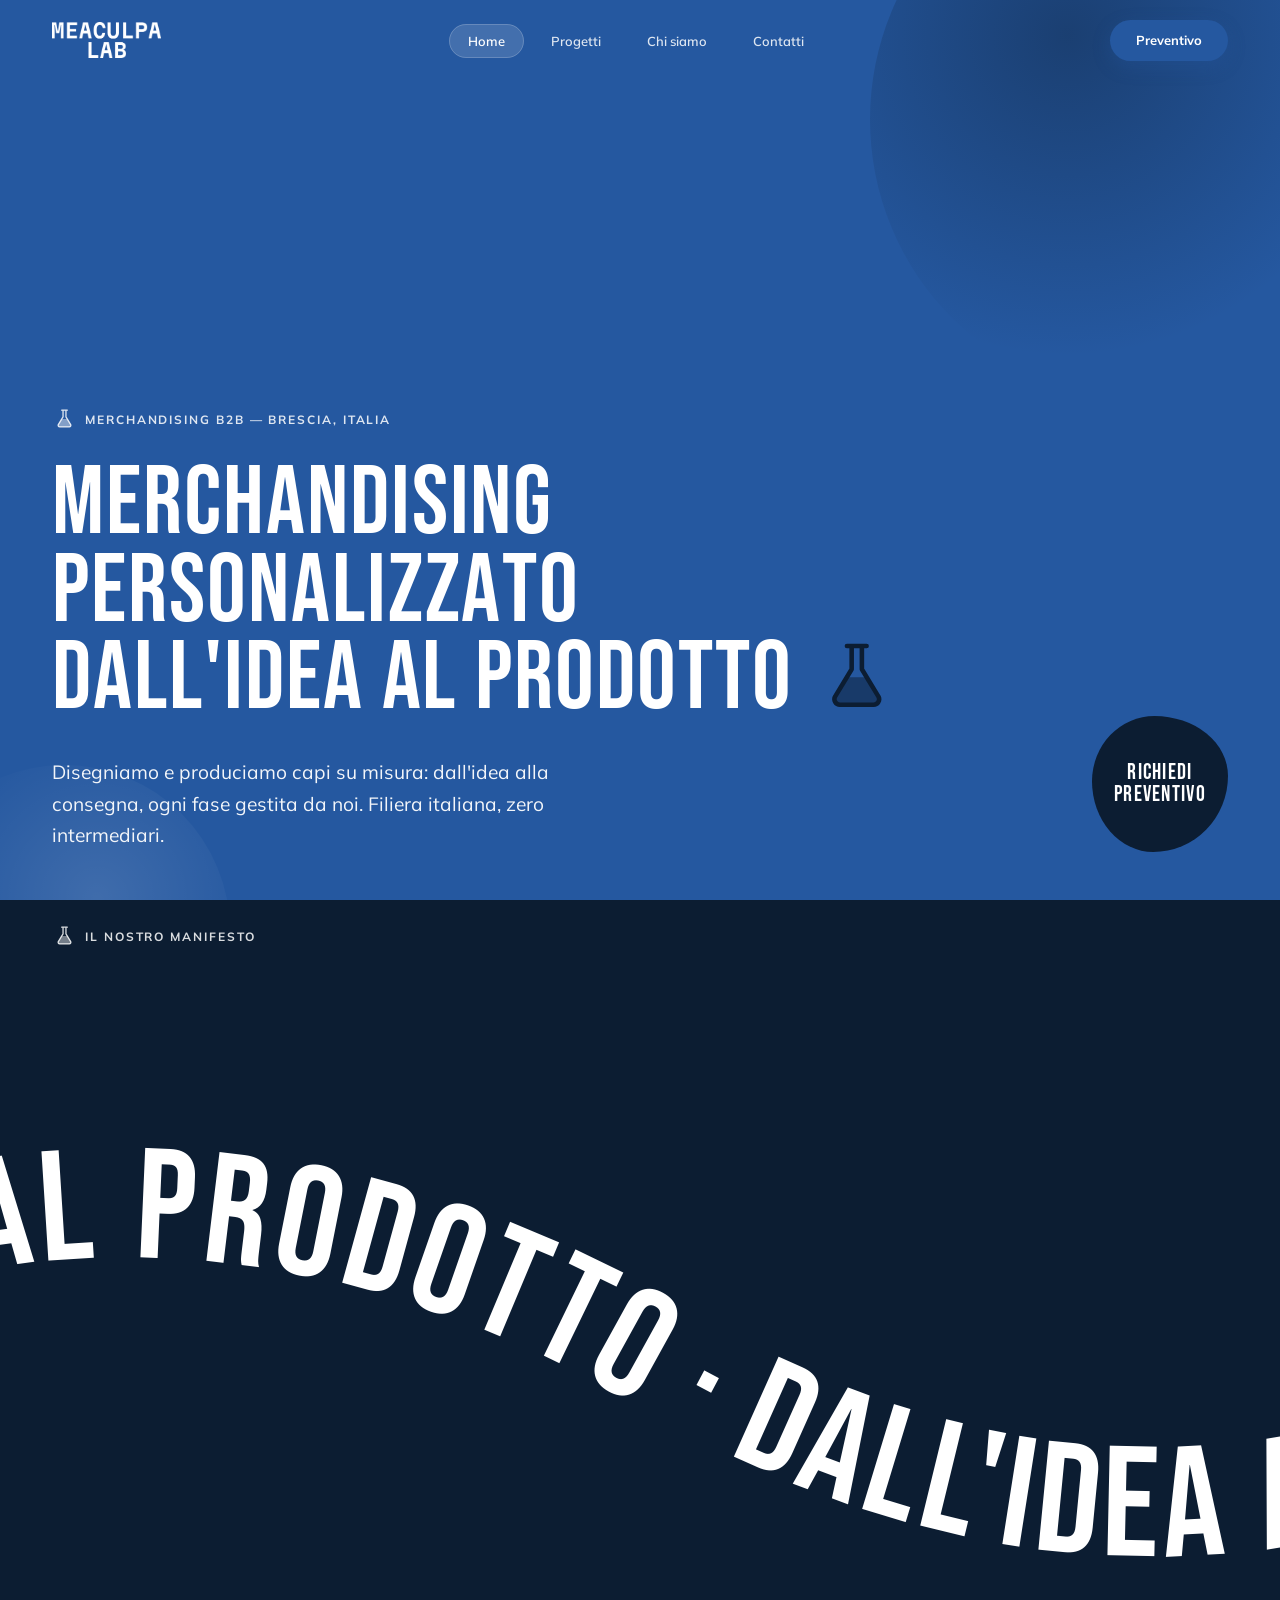
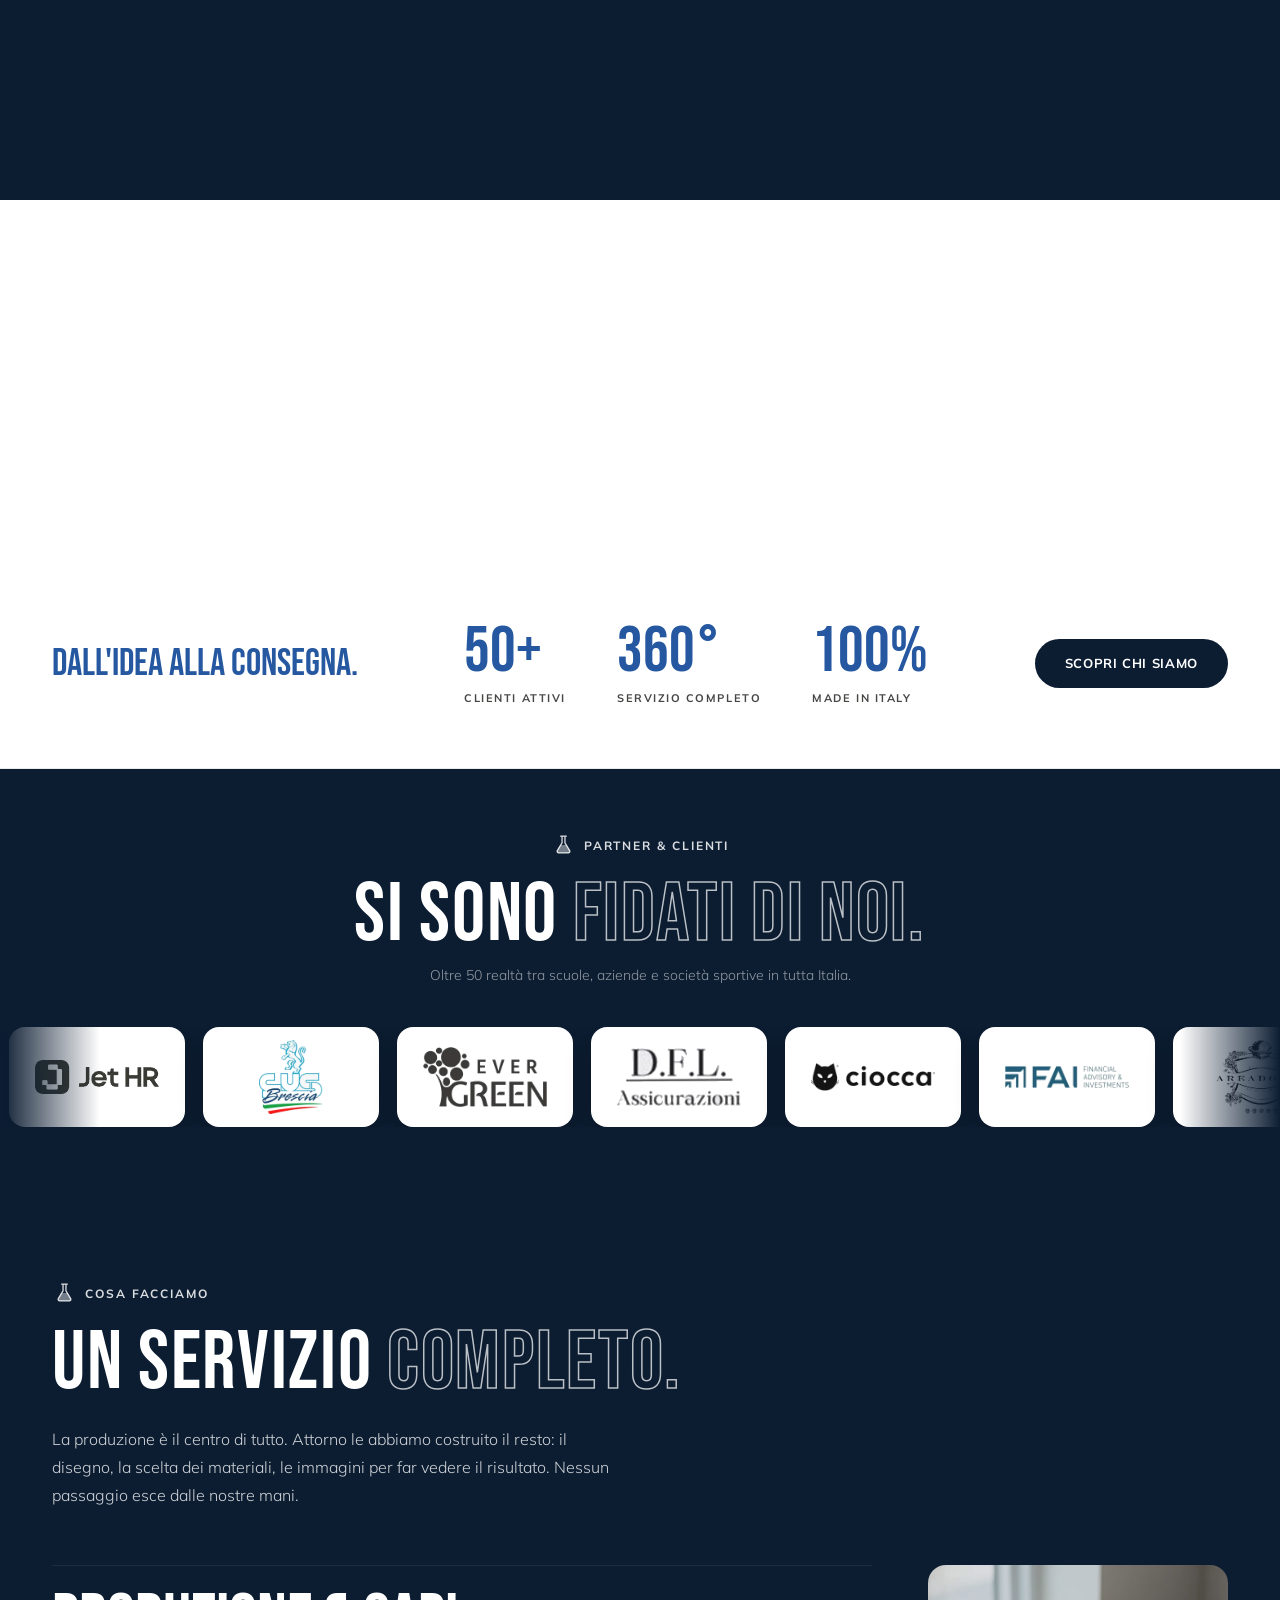
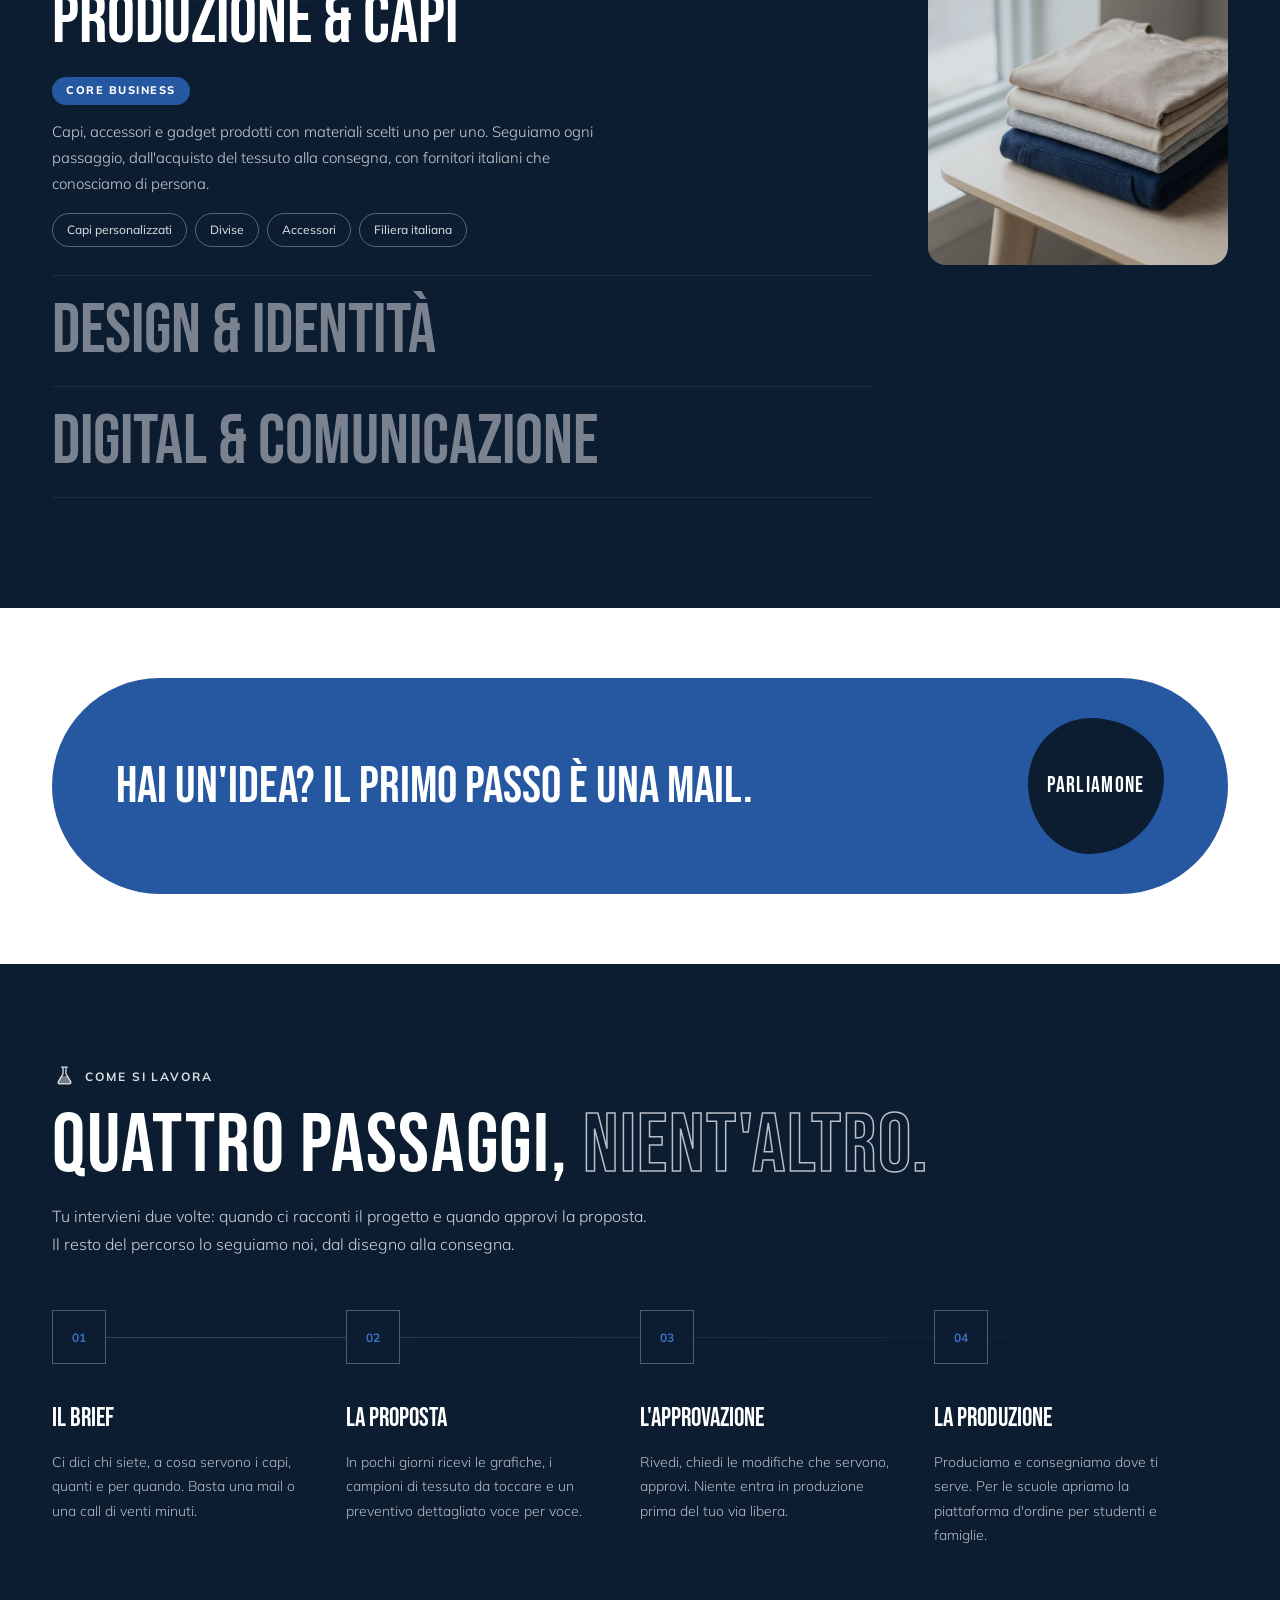
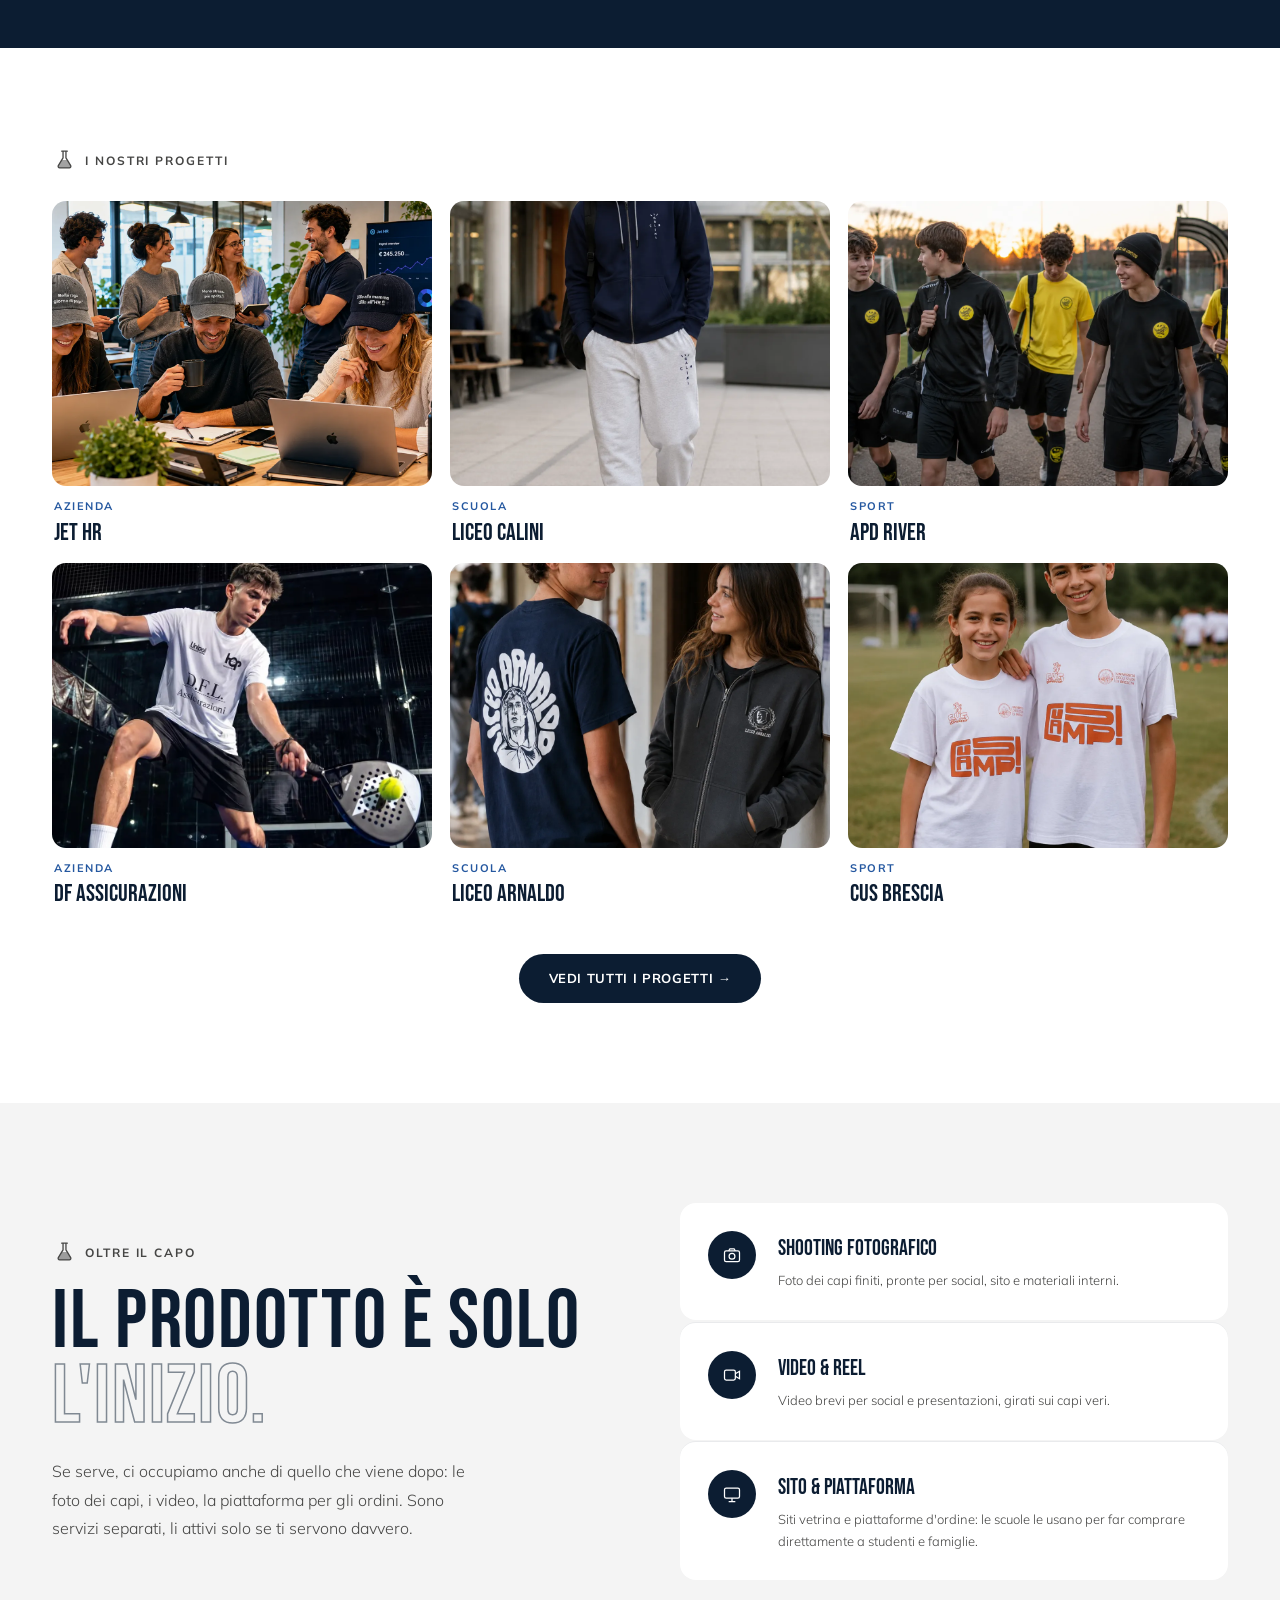
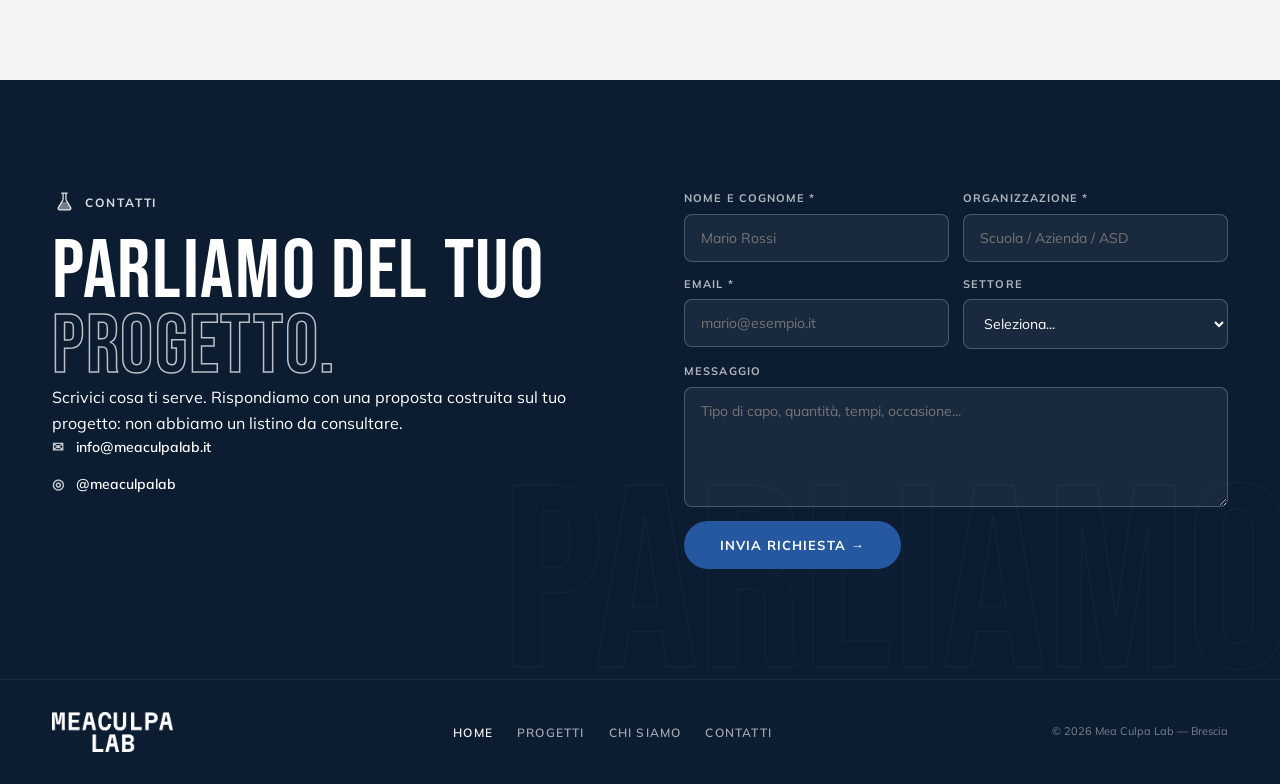
<file: index.html>
<!DOCTYPE html>
<html lang="it">
<head>
<meta charset="UTF-8">
<meta name="viewport" content="width=device-width,initial-scale=1.0">
<title>Merchandising personalizzato B2B — Mea Culpa Lab</title>
<meta name="description" content="Disegniamo e produciamo capi su misura per scuole, aziende e società sportive. Filiera italiana, zero intermediari, un solo interlocutore dall'idea alla consegna.">
<link rel="preconnect" href="https://fonts.googleapis.com">
<link href="https://fonts.googleapis.com/css2?family=Bebas+Neue&family=Mulish:ital,wght@0,300;0,400;0,500;0,600;0,700;0,800;1,300&display=swap" rel="stylesheet">
<link rel="stylesheet" href="style.css">
<style>
/* ── HERO ───────────────────────────────────────── */
#hero {
  min-height: 100svh;
  background: var(--blue);
  color: #fff;
  display: flex; flex-direction: column; justify-content: flex-end;
  padding: 120px var(--pad-x) 48px;
  position: relative; overflow: hidden;
}
#hero h1 {
  font-size: clamp(46px, 7.6vw, 118px);
  line-height: .9;
  color: #fff;
}
#hero .hero-star { color: var(--black); }
#hero .hero-sub {
  font-size: clamp(17px, 1.5vw, 20px); font-weight: 400;
  color: rgba(255,255,255,.94);
  max-width: 580px; line-height: 1.65;
  margin: 34px 0 0;
}
/* cartamodello come animazione di caricamento */
#loader svg.loader-sketch {
  width: min(560px, 84vw); height: auto;
  color: #fff; animation: none;
}
.loader-sketch .draw {
  stroke-dasharray: 1; stroke-dashoffset: 1;
  animation: loadDraw 1s ease .08s forwards;
}
.loader-sketch .draw.db { animation-delay: .3s; }
.loader-sketch .draw.dc { animation-delay: .55s; }
.loader-sketch .sk-mark { opacity: 0; animation: loadMark .45s ease .8s forwards; }
@keyframes loadDraw { to { stroke-dashoffset: 0; } }
@keyframes loadMark { to { opacity: .85; } }
@media (prefers-reduced-motion: reduce) {
  .loader-sketch .draw { stroke-dashoffset: 0; animation: none; }
  .loader-sketch .sk-mark { opacity: .85; animation: none; }
}
/* ── NUMERI (fascia compatta) ───────────────────── */
#numeri-home { background: #fff; padding: 60px var(--pad-x); border-bottom: 1px solid var(--bd-light); }
.nh-wrap { max-width: 1280px; margin: 0 auto; display: flex; align-items: center; justify-content: space-between; gap: 48px; flex-wrap: wrap; }
.nh-lead { font-family: var(--ff-d); font-size: clamp(24px, 3vw, 42px); text-transform: uppercase; line-height: 1; color: var(--black); max-width: 340px; }
.nh-lead em { font-style: normal; color: var(--blue); }
.nh-stats { display: flex; gap: clamp(24px, 4vw, 60px); flex-wrap: wrap; }
.nh-stat { display: flex; flex-direction: column; }
.nh-stat .num { font-family: var(--ff-d); font-size: clamp(40px, 5vw, 66px); line-height: 1; color: var(--blue); }
.nh-stat .lbl { font-family: var(--ff-b); font-size: 11px; font-weight: 700; letter-spacing: .14em; text-transform: uppercase; color: var(--grey); margin-top: 6px; }
.nh-cta { white-space: nowrap; }
@media (max-width: 900px) { .nh-wrap { flex-direction: column; align-items: flex-start; gap: 32px; } }

/* ── SERVIZI (navy accordion) ───────────────────── */
#servizi { background: var(--black); color: #fff; padding: 90px var(--pad-x) 110px; }
.svc-wrap { max-width: 1180px; margin: 0 auto; }
.svc-intro { font-size: 16px; font-weight: 300; color: rgba(255,255,255,.8); line-height: 1.75; max-width: 560px; margin: 0 0 56px; }
.svc-flex { display: flex; gap: 56px; align-items: flex-start; }
.svc-flex .svc-accordion { flex: 1; }
.svc-side-img {
  width: 300px; aspect-ratio: 1; flex-shrink: 0;
  border-radius: 18px; overflow: hidden; background: rgba(255,255,255,.04);
  position: sticky; top: 120px;
}
.svc-side-img img { width: 100%; height: 100%; object-fit: cover; opacity: .85; transition: opacity .4s; }
.svc-content .svc-mini-img { width: 150px; aspect-ratio: 1; border-radius: 12px; overflow: hidden; margin-top: 18px; display: none; }
.svc-content .svc-mini-img img { width: 100%; height: 100%; object-fit: cover; }
.core-pill {
  display: inline-block; font-family: var(--ff-b); font-size: 11px; font-weight: 800;
  letter-spacing: .14em; text-transform: uppercase;
  background: var(--blue); color: #fff;
  padding: 5px 14px; border-radius: 200px; margin-bottom: 14px;
}

/* ── CTA BAND ───────────────────────────────────── */
.cta-band { background: #fff; padding: 70px var(--pad-x); }

/* ── SETTORI ────────────────────────────────────── */
#settori { background: #fff; padding: 40px var(--pad-x) 110px; }
.settori-wrap { max-width: 1280px; margin: 0 auto; }
.sec-grid { gap: 16px; }
.sec-card { border-radius: 22px; }

/* ── PROCESSO ───────────────────────────────────── */
#processo { background: var(--black); color: #fff; padding: 100px var(--pad-x); }
.proc-wrap { max-width: 1280px; margin: 0 auto; }
.proc-wrap h2 { margin-bottom: 18px; }
.proc-wrap .proc-lead { font-size: 16px; font-weight: 300; color: rgba(255,255,255,.8); line-height: 1.75; max-width: 600px; }

/* ── LAVORI ─────────────────────────────────────── */
#lavori { background: #fff; padding: 100px var(--pad-x); }
.lavori-wrap { max-width: 1380px; margin: 0 auto; }
.lavori-cta { text-align: center; margin-top: 48px; }
/* ── GRIGLIA PROGETTI COMPATTA (home) ───────────── */
.hp-grid { display: grid; grid-template-columns: repeat(3, 1fr); gap: 18px; }
.hp-card { text-decoration: none; color: inherit; display: flex; flex-direction: column; }
.hp-img { display: block; aspect-ratio: 4/3; overflow: hidden; border-radius: 14px; background: var(--grey-bg); }
.hp-img img { width: 100%; height: 100%; object-fit: cover; transition: transform .5s cubic-bezier(.2,.6,.2,1); }
.hp-card:hover .hp-img img { transform: scale(1.05); }
.hp-meta { display: flex; flex-direction: column; padding: 12px 2px 0; }
.hp-cat { font-family: var(--ff-b); font-size: 11px; font-weight: 700; letter-spacing: .14em; text-transform: uppercase; color: var(--blue); }
.hp-name { font-family: var(--ff-d); font-size: 24px; text-transform: uppercase; line-height: 1; color: var(--black); margin-top: 5px; }
@media (max-width: 900px) { .hp-grid { grid-template-columns: repeat(2, 1fr); gap: 14px; } }

/* ── EXTRA ──────────────────────────────────────── */
#extra { background: var(--grey-bg); padding: 100px var(--pad-x); }
.extra-grid { display: grid; grid-template-columns: 1fr 1fr; gap: 80px; align-items: center; max-width: 1280px; margin: 0 auto; }
.extra-grid p.lead { font-size: 16px; font-weight: 300; color: var(--grey); line-height: 1.8; margin-top: 22px; max-width: 440px; }
#extra .extra-card { background: #fff; border-radius: 16px; }
#extra .extra-card:hover { background: #fdfdfd; transform: translateY(-2px); }
#extra .extra-card { transition: background .3s, transform .3s; }
.ec-icon svg { width: 20px; height: 20px; }

/* ── CONTATTI ───────────────────────────────────── */
#contatti { background: var(--black); color: #fff; padding: 110px var(--pad-x); position: relative; overflow: hidden; }
.ct-grid { display: grid; grid-template-columns: 1fr 1fr; gap: 88px; position: relative; z-index: 1; max-width: 1280px; margin: 0 auto; }
.ct-left p.lead { font-size: 15px; font-weight: 300; color: rgba(255,255,255,.8); line-height: 1.75; margin: 22px 0 40px; max-width: 420px; }
.ct-info { display: flex; flex-direction: column; gap: 14px; }
.ct-row { display: flex; align-items: center; gap: 12px; font-family: var(--ff-b); font-size: 14px; font-weight: 600; color: rgba(255,255,255,.78); }
.ct-row a { color: #fff; text-decoration: none; transition: color .2s; }
.ct-row a:hover { color: var(--blue-lt); }
#contatti::before {
  content: 'PARLIAMO';
  position: absolute; bottom: -40px; right: -10px;
  font-family: var(--ff-d); font-size: 260px; line-height: 1;
  color: transparent; -webkit-text-stroke: 1px rgba(255,255,255,.04);
  pointer-events: none;
}

@media (max-width: 1024px) {
  .svc-side-img { display: none; }
  .svc-content .svc-mini-img { display: block; }
}
@media (max-width: 900px) {
  .chi-grid, .extra-grid, .ct-grid { grid-template-columns: 1fr; gap: 48px; }
  #hero { padding-top: 100px; }
}

/* ── CLIENTI (loghi scorrimento) ────────────────── */
#clienti { background: var(--black); padding: 64px 0; overflow: hidden; }
.cli-head { text-align: center; margin-bottom: 40px; padding: 0 var(--pad-x); }
.cli-head h2 { color: #fff; }
.cli-head h2 .ghost { -webkit-text-stroke-color: rgba(255,255,255,.72); }
.cli-head p { font-size: 14px; font-weight: 300; color: rgba(255,255,255,.55); margin-top: 12px; }
.logos-wrap { overflow: hidden; position: relative; }
.logos-wrap::before, .logos-wrap::after { content: ''; position: absolute; top: 0; bottom: 0; width: 100px; z-index: 2; pointer-events: none; }
.logos-wrap::before { left: 0; background: linear-gradient(to right, var(--black), transparent); }
.logos-wrap::after { right: 0; background: linear-gradient(to left, var(--black), transparent); }
.logos-track { display: flex; width: max-content; animation: logoscroll 45s linear infinite; }
.logos-track:hover { animation-play-state: paused; }
@keyframes logoscroll { 0% { transform: translateX(0); } 100% { transform: translateX(-50%); } }
.logo-item { display: flex; align-items: center; justify-content: center; width: 176px; height: 100px; flex-shrink: 0; margin: 0 9px; padding: 20px 26px; background: #fff; border-radius: 16px; box-shadow: 0 8px 24px rgba(0,0,0,.28); }
.logo-img { max-width: 100%; max-height: 46px; width: auto; height: auto; object-fit: contain; opacity: .92; transition: opacity .3s, transform .3s; }
.logo-item:hover .logo-img { opacity: 1; transform: scale(1.04); }
@media (prefers-reduced-motion: reduce) { .logos-track { animation: none; } }
</style>
</head>
<body>

<!-- LOADER -->
<div class="loader" id="loader">
  <svg class="loader-sketch" viewBox="0 0 1100 660" fill="none" stroke="currentColor" stroke-linecap="round" stroke-linejoin="round" xmlns="http://www.w3.org/2000/svg">
    <g class="sk-mark" stroke-width="0.8" stroke-dasharray="2 7">
      <path d="M0 521 L1100 521"/>
      <path d="M235 150 L235 250"/>
      <path d="M700 150 L700 298"/>
    </g>
    <path class="draw da" pathLength="1" stroke-width="1.7" d="M560 180 L632 200 C672 248 728 248 768 200 L840 180 L906 250 L868 282 L824 240 L836 520 C760 548 640 548 564 520 L576 240 L532 282 L494 250 Z"/>
    <path class="draw dc" pathLength="1" stroke-width="1.1" d="M640 212 C676 252 724 252 760 212"/>
    <path class="sk-mark" stroke-width="1" stroke-dasharray="7 6" d="M572 506 C648 532 752 532 828 506"/>
    <path class="sk-mark" stroke-width="1" stroke-dasharray="6 6" d="M824 246 L892 258"/>
    <path class="sk-mark" stroke-width="1" stroke-dasharray="6 6" d="M576 246 L508 258"/>
    <path class="draw dc" pathLength="1" stroke-width="1.2" d="M700 300 L700 470"/>
    <path class="sk-mark" stroke-width="1.2" d="M692 314 L700 300 L708 314 M692 456 L700 470 L708 456"/>
    <path class="sk-mark" stroke-width="1" stroke-dasharray="7 6" d="M96 304 C140 206 205 188 235 188 C268 188 332 206 374 304 L354 486 L116 486 Z"/>
    <path class="draw db" pathLength="1" stroke-width="1.6" d="M110 300 C150 220 205 205 235 205 C265 205 320 220 360 300 L340 470 L130 470 Z"/>
    <circle class="sk-mark" cx="235" cy="205" r="6" stroke-width="1.2"/>
    <path class="draw dc" pathLength="1" stroke-width="1.2" d="M235 250 L235 442"/>
    <path class="sk-mark" stroke-width="1.2" d="M227 264 L235 250 L243 264 M227 428 L235 442 L243 428"/>
    <path class="sk-mark" stroke-width="1.2" d="M300 232 L307 221"/>
    <path class="sk-mark" stroke-width="1.2" d="M176 230 L183 219 M189 235 L196 224"/>
    <path class="sk-mark" stroke-width="1.2" d="M70 96 L70 150 L124 150"/>
    <path class="sk-mark" stroke-width="1" d="M70 112 L77 112 M70 128 L77 128 M86 150 L86 143 M104 150 L104 143"/>
    <path class="sk-mark" stroke-width="1" stroke-dasharray="5 5" d="M560 150 L840 150"/>
    <path class="sk-mark" stroke-width="1" d="M560 144 L560 156 M840 144 L840 156"/>
    <g class="sk-mark" stroke-width="1.1">
      <path d="M462 150 L478 150 M470 142 L470 158"/>
      <path d="M957 432 L973 432 M965 424 L965 440"/>
      <path d="M150 560 L166 560 M158 552 L158 568"/>
    </g>
    <circle class="sk-mark" cx="700" cy="250" r="9" stroke-width="1.2"/>
  </svg>
</div>

<!-- NAV -->
<nav id="nav">
  <a href="index.html" class="nav-logo" aria-label="Mea Culpa Lab, vai alla home"><img src="assets/logo_mcl_white.webp" alt="Mea Culpa Lab" width="109" height="36"></a>
  <ul class="nav-links">
    <li><a href="index.html" class="active">Home</a></li>
    <li><a href="progetti.html">Progetti</a></li>
    <li><a href="about.html">Chi siamo</a></li>
    <li><a href="contatti.html">Contatti</a></li>
  </ul>
  <a href="contatti.html" class="nav-cta">Preventivo</a>
  <button class="nav-burger" id="navBurger" aria-label="Apri menu">
    <span class="b1"></span><span class="b2"></span><span class="b3"></span>
  </button>
</nav>
<div class="nav-mobile" id="navMobile">
  <ul>
    <li><a href="index.html" class="active">Home</a></li>
    <li><a href="progetti.html">Progetti</a></li>
    <li><a href="about.html">Chi siamo</a></li>
    <li><a href="contatti.html">Contatti</a></li>
  </ul>
  <a href="contatti.html" class="nav-mobile-cta">Richiedi preventivo</a>
</div>

<!-- HERO -->
<section id="hero">
  <div>
    <div class="sec-label lt" style="margin-bottom:28px">
      <svg class="flask" viewBox="0 0 24 24" fill="none" aria-hidden="true" xmlns="http://www.w3.org/2000/svg"><path class="flask-liquid" d="M9.33 11.6H14.67L17.95 16.9a1.5 1.5 0 0 1-1.33 2.2H7.38a1.5 1.5 0 0 1-1.33-2.2z" fill="currentColor"/><circle class="flask-bubble b1" cx="11.2" cy="4.7" r="1" fill="currentColor"/><circle class="flask-bubble b2" cx="12.3" cy="4" r="1.3" fill="currentColor"/><circle class="flask-bubble b3" cx="13" cy="5" r=".85" fill="currentColor"/><circle class="flask-bubble b4" cx="12" cy="5.3" r=".6" fill="currentColor"/><path d="M9.3 3h5.4M10.6 3v6.4L6.05 16.9a1.5 1.5 0 0 0 1.33 2.2h9.24a1.5 1.5 0 0 0 1.33-2.2L13.4 9.4V3" stroke="currentColor" stroke-width="1.25" stroke-linecap="round" stroke-linejoin="round"/></svg>
      <span>Merchandising B2B — Brescia, Italia</span>
    </div>
    <h1><span class="anim-letters">Merchandising</span></h1>
    <h1><span class="anim-letters">personalizzato</span></h1>
    <div class="hero-row">
      <h1><span class="anim-letters">dall'idea al prodotto</span></h1>
      <svg class="hero-star flask" viewBox="0 0 24 24" fill="none" aria-hidden="true" xmlns="http://www.w3.org/2000/svg"><path class="flask-liquid" d="M9.33 11.6H14.67L17.95 16.9a1.5 1.5 0 0 1-1.33 2.2H7.38a1.5 1.5 0 0 1-1.33-2.2z" fill="currentColor"/><circle class="flask-bubble b1" cx="11.2" cy="4.7" r="1" fill="currentColor"/><circle class="flask-bubble b2" cx="12.3" cy="4" r="1.3" fill="currentColor"/><circle class="flask-bubble b3" cx="13" cy="5" r=".85" fill="currentColor"/><circle class="flask-bubble b4" cx="12" cy="5.3" r=".6" fill="currentColor"/><path d="M9.3 3h5.4M10.6 3v6.4L6.05 16.9a1.5 1.5 0 0 0 1.33 2.2h9.24a1.5 1.5 0 0 0 1.33-2.2L13.4 9.4V3" stroke="currentColor" stroke-width="1.25" stroke-linecap="round" stroke-linejoin="round"/></svg>
    </div>
    <p class="hero-sub">Disegniamo e produciamo capi su misura: dall'idea alla consegna, ogni fase gestita da noi. Filiera italiana, zero intermediari.</p>
  </div>
  <div class="hero-cta">
    <a href="contatti.html" class="blob-cta">
      <span class="blob-bg"></span>
      <span>Richiedi<br>preventivo</span>
    </a>
  </div>
</section>


<!-- MANIFESTO -->
<section class="manifesto" id="manifesto">
  <div class="manifesto-sticky">
    <div class="manifesto-label sec-label lt">
      <svg class="flask" viewBox="0 0 24 24" fill="none" aria-hidden="true" xmlns="http://www.w3.org/2000/svg"><path class="flask-liquid" d="M9.33 11.6H14.67L17.95 16.9a1.5 1.5 0 0 1-1.33 2.2H7.38a1.5 1.5 0 0 1-1.33-2.2z" fill="currentColor"/><circle class="flask-bubble b1" cx="11.2" cy="4.7" r="1" fill="currentColor"/><circle class="flask-bubble b2" cx="12.3" cy="4" r="1.3" fill="currentColor"/><circle class="flask-bubble b3" cx="13" cy="5" r=".85" fill="currentColor"/><circle class="flask-bubble b4" cx="12" cy="5.3" r=".6" fill="currentColor"/><path d="M9.3 3h5.4M10.6 3v6.4L6.05 16.9a1.5 1.5 0 0 0 1.33 2.2h9.24a1.5 1.5 0 0 0 1.33-2.2L13.4 9.4V3" stroke="currentColor" stroke-width="1.25" stroke-linecap="round" stroke-linejoin="round"/></svg>
      <span>Il nostro manifesto</span>
    </div>
    <svg class="manifesto-svg" id="manifestoSvg" viewBox="0 0 1440 320" xmlns="http://www.w3.org/2000/svg">
      <defs>
        <path id="manifestoPath" d="M0,200 C 240,60 480,60 720,200 C 960,340 1200,340 1440,200" fill="none"/>
      </defs>
      <text>
        <!-- La frase è ripetuta: il loop scorre di una ripetizione esatta,
             così l'anello non ha stacchi. Vedi "Manifesto" negli script. -->
        <textPath id="manifestoText" href="#manifestoPath" startOffset="0%">Dall'idea al prodotto&#160;·&#160;Dall'idea al prodotto&#160;·&#160;Dall'idea al prodotto&#160;·&#160;Dall'idea al prodotto&#160;·&#160;</textPath>
      </text>
    </svg>
    <h2 class="manifesto-statement" id="manifestoStatement">Prima il <em>disegno</em>. Poi il tessuto, poi la macchina da cucire.</h2>
  </div>
</section>

<!-- NUMERI (fascia compatta) -->
<section id="numeri-home">
  <div class="nh-wrap reveal">
    <p class="nh-lead"><em>Dall'idea alla consegna.</em></p>
    <div class="nh-stats">
      <div class="nh-stat"><span class="num">50+</span><span class="lbl">Clienti attivi</span></div>
      <div class="nh-stat"><span class="num">360&deg;</span><span class="lbl">Servizio completo</span></div>
      <div class="nh-stat"><span class="num">100%</span><span class="lbl">Made in Italy</span></div>
    </div>
    <a href="about.html" class="btn btn-dark nh-cta">Scopri chi siamo</a>
  </div>
</section>

<!-- CLIENTI (fascia loghi a scorrimento) -->
<section id="clienti">
  <div class="cli-head reveal">
    <div class="sec-label lt" style="justify-content:center"><svg class="flask" viewBox="0 0 24 24" fill="none" aria-hidden="true" xmlns="http://www.w3.org/2000/svg"><path class="flask-liquid" d="M9.33 11.6H14.67L17.95 16.9a1.5 1.5 0 0 1-1.33 2.2H7.38a1.5 1.5 0 0 1-1.33-2.2z" fill="currentColor"/><circle class="flask-bubble b1" cx="11.2" cy="4.7" r="1" fill="currentColor"/><circle class="flask-bubble b2" cx="12.3" cy="4" r="1.3" fill="currentColor"/><circle class="flask-bubble b3" cx="13" cy="5" r=".85" fill="currentColor"/><circle class="flask-bubble b4" cx="12" cy="5.3" r=".6" fill="currentColor"/><path d="M9.3 3h5.4M10.6 3v6.4L6.05 16.9a1.5 1.5 0 0 0 1.33 2.2h9.24a1.5 1.5 0 0 0 1.33-2.2L13.4 9.4V3" stroke="currentColor" stroke-width="1.25" stroke-linecap="round" stroke-linejoin="round"/></svg><span>Partner &amp; Clienti</span></div>
    <h2>Si sono <span class="ghost">fidati di noi.</span></h2>
    <p>Oltre 50 realt&agrave; tra scuole, aziende e societ&agrave; sportive in tutta Italia.</p>
  </div>
  <div class="logos-wrap">
    <div class="logos-track"><div class="logo-item"><img class="logo-img" loading="lazy" decoding="async" src="assets/logo_3a9cdf39d50d.webp" alt="Jet HR"></div><div class="logo-item is-tall"><img class="logo-img" loading="lazy" decoding="async" src="assets/logo_1dee76b465fd.webp" alt="CUS Brescia"></div><div class="logo-item is-boxy"><img class="logo-img" loading="lazy" decoding="async" src="assets/logo_60d301924ebd.webp" alt="Evergreen"></div><div class="logo-item is-boxy"><img class="logo-img" loading="lazy" decoding="async" src="assets/logo_3046723ac06f.webp" alt="DFL Assicurazioni"></div><div class="logo-item"><img class="logo-img" loading="lazy" decoding="async" src="assets/logo_4a37d2e56cfc.webp" alt="Ciocca"></div><div class="logo-item"><img class="logo-img" loading="lazy" decoding="async" src="assets/logo_4b7dc9e7fae8.webp" alt="FAI Financial Advisory &amp; Investments"></div><div class="logo-item is-tall"><img class="logo-img" loading="lazy" decoding="async" src="assets/logo_0a4beec35a52.webp" alt="Areadocks"></div><div class="logo-item is-tall"><img class="logo-img" loading="lazy" decoding="async" src="assets/logo_562607011d3b.webp" alt="DGBS"></div><div class="logo-item is-boxy"><img class="logo-img" loading="lazy" decoding="async" src="assets/logo_65f9cb0fb60b.webp" alt="Innova Innovative Wear"></div><div class="logo-item"><img class="logo-img" loading="lazy" decoding="async" src="assets/logo_9b18748bc42e.webp" alt="PMP Advertising"></div><div class="logo-item"><img class="logo-img" loading="lazy" decoding="async" src="assets/logo_ce6fa0396a56.webp" alt="Project Group"></div><div class="logo-item"><img class="logo-img" loading="lazy" decoding="async" src="assets/logo_d1b8991e1caf.webp" alt="Unisicur"></div><div class="logo-item"><img class="logo-img" loading="lazy" decoding="async" src="assets/logo_406ef07ef9f6.webp" alt="Segnopulito"></div><div class="logo-item"><img class="logo-img" loading="lazy" decoding="async" src="assets/logo_3a9cdf39d50d.webp" alt="Jet HR"></div><div class="logo-item is-tall"><img class="logo-img" loading="lazy" decoding="async" src="assets/logo_1dee76b465fd.webp" alt="CUS Brescia"></div><div class="logo-item is-boxy"><img class="logo-img" loading="lazy" decoding="async" src="assets/logo_60d301924ebd.webp" alt="Evergreen"></div><div class="logo-item is-boxy"><img class="logo-img" loading="lazy" decoding="async" src="assets/logo_3046723ac06f.webp" alt="DFL Assicurazioni"></div><div class="logo-item"><img class="logo-img" loading="lazy" decoding="async" src="assets/logo_4a37d2e56cfc.webp" alt="Ciocca"></div><div class="logo-item"><img class="logo-img" loading="lazy" decoding="async" src="assets/logo_4b7dc9e7fae8.webp" alt="FAI Financial Advisory &amp; Investments"></div><div class="logo-item is-tall"><img class="logo-img" loading="lazy" decoding="async" src="assets/logo_0a4beec35a52.webp" alt="Areadocks"></div><div class="logo-item is-tall"><img class="logo-img" loading="lazy" decoding="async" src="assets/logo_562607011d3b.webp" alt="DGBS"></div><div class="logo-item is-boxy"><img class="logo-img" loading="lazy" decoding="async" src="assets/logo_65f9cb0fb60b.webp" alt="Innova Innovative Wear"></div><div class="logo-item"><img class="logo-img" loading="lazy" decoding="async" src="assets/logo_9b18748bc42e.webp" alt="PMP Advertising"></div><div class="logo-item"><img class="logo-img" loading="lazy" decoding="async" src="assets/logo_ce6fa0396a56.webp" alt="Project Group"></div><div class="logo-item"><img class="logo-img" loading="lazy" decoding="async" src="assets/logo_d1b8991e1caf.webp" alt="Unisicur"></div><div class="logo-item"><img class="logo-img" loading="lazy" decoding="async" src="assets/logo_406ef07ef9f6.webp" alt="Segnopulito"></div></div>
  </div>
</section>

<!-- SERVIZI -->
<section id="servizi">
  <div class="svc-wrap">
    <div class="sec-label lt reveal">
      <svg class="flask" viewBox="0 0 24 24" fill="none" aria-hidden="true" xmlns="http://www.w3.org/2000/svg"><path class="flask-liquid" d="M9.33 11.6H14.67L17.95 16.9a1.5 1.5 0 0 1-1.33 2.2H7.38a1.5 1.5 0 0 1-1.33-2.2z" fill="currentColor"/><circle class="flask-bubble b1" cx="11.2" cy="4.7" r="1" fill="currentColor"/><circle class="flask-bubble b2" cx="12.3" cy="4" r="1.3" fill="currentColor"/><circle class="flask-bubble b3" cx="13" cy="5" r=".85" fill="currentColor"/><circle class="flask-bubble b4" cx="12" cy="5.3" r=".6" fill="currentColor"/><path d="M9.3 3h5.4M10.6 3v6.4L6.05 16.9a1.5 1.5 0 0 0 1.33 2.2h9.24a1.5 1.5 0 0 0 1.33-2.2L13.4 9.4V3" stroke="currentColor" stroke-width="1.25" stroke-linecap="round" stroke-linejoin="round"/></svg>
      <span>Cosa facciamo</span>
    </div>
    <h2 class="reveal" style="color:#fff;margin-bottom:24px">Un servizio <span class="ghost">completo.</span></h2>
    <p class="svc-intro reveal d1">La produzione è il centro di tutto. Attorno le abbiamo costruito il resto: il disegno, la scelta dei materiali, le immagini per far vedere il risultato. Nessun passaggio esce dalle nostre mani.</p>

    <div class="svc-flex">
      <div class="svc-accordion reveal" id="svcAccordion">

        <div class="svc-item open" data-img="assets/svc_produzione.webp">
          <button class="svc-toggle" type="button">
            <span class="svc-name">Produzione &amp; Capi</span>
          </button>
          <div class="svc-content">
            <span class="core-pill">Core business</span>
            <p>Capi, accessori e gadget prodotti con materiali scelti uno per uno. Seguiamo ogni passaggio, dall'acquisto del tessuto alla consegna, con fornitori italiani che conosciamo di persona.</p>
            <div class="svc-tags">
              <span class="svc-tag">Capi personalizzati</span>
              <span class="svc-tag">Divise</span>
              <span class="svc-tag">Accessori</span>
              <span class="svc-tag">Filiera italiana</span>
            </div>
            <div class="svc-mini-img"><img loading="lazy" decoding="async" src="assets/svc_produzione.webp" alt="Produzione capi"></div>
          </div>
        </div>

        <div class="svc-item" data-img="assets/svc_design.webp">
          <button class="svc-toggle" type="button">
            <span class="svc-name">Design &amp; Identità</span>
          </button>
          <div class="svc-content">
            <p>Loghi, grafiche per le divise, materiali coordinati. Partiamo da come sei fatto tu: colori, storia, pubblico. Se hai già un'identità la rispettiamo, se non ce l'hai la costruiamo insieme.</p>
            <div class="svc-tags">
              <span class="svc-tag">Loghi</span>
              <span class="svc-tag">Grafiche divise</span>
              <span class="svc-tag">Identità visiva</span>
            </div>
            <div class="svc-mini-img"><img loading="lazy" decoding="async" src="assets/svc_design.webp" alt="Design e identità"></div>
          </div>
        </div>

        <div class="svc-item" data-img="assets/svc_digital.webp">
          <button class="svc-toggle" type="button">
            <span class="svc-name">Digital &amp; Comunicazione</span>
          </button>
          <div class="svc-content">
            <p>Piattaforma d'ordine dedicata, shooting fotografico, video. È un servizio in più, non è obbligatorio: serve a chi vuole far girare i capi anche fuori dal magazzino.</p>
            <div class="svc-tags">
              <span class="svc-tag">Piattaforma ordini</span>
              <span class="svc-tag">Shooting</span>
              <span class="svc-tag">Video</span>
            </div>
            <div class="svc-mini-img"><img loading="lazy" decoding="async" src="assets/svc_digital.webp" alt="Digital e comunicazione"></div>
          </div>
        </div>

      </div>
      <div class="svc-side-img reveal-scale d2"><img loading="lazy" decoding="async" id="svcSideImg" src="assets/svc_produzione.webp" alt="Servizio Mea Culpa Lab"></div>
    </div>
  </div>
</section>

<!-- CTA BAND -->
<div class="cta-band">
  <div class="cta-banner reveal">
    <p>Hai un'idea? Il primo passo è una mail.</p>
    <a href="contatti.html" class="blob-cta">
      <span class="blob-bg"></span>
      <span>Parliamone</span>
    </a>
  </div>
</div>


<!-- PROCESSO -->
<section id="processo">
  <div class="proc-wrap">
    <div class="sec-label lt reveal">
      <svg class="flask" viewBox="0 0 24 24" fill="none" aria-hidden="true" xmlns="http://www.w3.org/2000/svg"><path class="flask-liquid" d="M9.33 11.6H14.67L17.95 16.9a1.5 1.5 0 0 1-1.33 2.2H7.38a1.5 1.5 0 0 1-1.33-2.2z" fill="currentColor"/><circle class="flask-bubble b1" cx="11.2" cy="4.7" r="1" fill="currentColor"/><circle class="flask-bubble b2" cx="12.3" cy="4" r="1.3" fill="currentColor"/><circle class="flask-bubble b3" cx="13" cy="5" r=".85" fill="currentColor"/><circle class="flask-bubble b4" cx="12" cy="5.3" r=".6" fill="currentColor"/><path d="M9.3 3h5.4M10.6 3v6.4L6.05 16.9a1.5 1.5 0 0 0 1.33 2.2h9.24a1.5 1.5 0 0 0 1.33-2.2L13.4 9.4V3" stroke="currentColor" stroke-width="1.25" stroke-linecap="round" stroke-linejoin="round"/></svg>
      <span>Come si lavora</span>
    </div>
    <h2 class="reveal" style="color:#fff">Quattro passaggi, <span class="ghost">nient'altro.</span></h2>
    <p class="proc-lead reveal d1">Tu intervieni due volte: quando ci racconti il progetto e quando approvi la proposta. Il resto del percorso lo seguiamo noi, dal disegno alla consegna.</p>
    <div class="steps" style="margin-top:52px">
      <div class="step reveal"><div class="step-n">01</div><div class="step-t">Il brief</div><p class="step-d">Ci dici chi siete, a cosa servono i capi, quanti e per quando. Basta una mail o una call di venti minuti.</p></div>
      <div class="step reveal d1"><div class="step-n">02</div><div class="step-t">La proposta</div><p class="step-d">In pochi giorni ricevi le grafiche, i campioni di tessuto da toccare e un preventivo dettagliato voce per voce.</p></div>
      <div class="step reveal d2"><div class="step-n">03</div><div class="step-t">L'approvazione</div><p class="step-d">Rivedi, chiedi le modifiche che servono, approvi. Niente entra in produzione prima del tuo via libera.</p></div>
      <div class="step reveal d3"><div class="step-n">04</div><div class="step-t">La produzione</div><p class="step-d">Produciamo e consegniamo dove ti serve. Per le scuole apriamo la piattaforma d'ordine per studenti e famiglie.</p></div>
    </div>
  </div>
</section>

<!-- LAVORI -->
<section id="lavori">
  <div class="lavori-wrap">
    <div class="sec-label dk reveal">
      <svg class="flask" viewBox="0 0 24 24" fill="none" aria-hidden="true" xmlns="http://www.w3.org/2000/svg"><path class="flask-liquid" d="M9.33 11.6H14.67L17.95 16.9a1.5 1.5 0 0 1-1.33 2.2H7.38a1.5 1.5 0 0 1-1.33-2.2z" fill="currentColor"/><circle class="flask-bubble b1" cx="11.2" cy="4.7" r="1" fill="currentColor"/><circle class="flask-bubble b2" cx="12.3" cy="4" r="1.3" fill="currentColor"/><circle class="flask-bubble b3" cx="13" cy="5" r=".85" fill="currentColor"/><circle class="flask-bubble b4" cx="12" cy="5.3" r=".6" fill="currentColor"/><path d="M9.3 3h5.4M10.6 3v6.4L6.05 16.9a1.5 1.5 0 0 0 1.33 2.2h9.24a1.5 1.5 0 0 0 1.33-2.2L13.4 9.4V3" stroke="currentColor" stroke-width="1.25" stroke-linecap="round" stroke-linejoin="round"/></svg>
      <span>I nostri progetti</span>
    </div>

    <div class="hp-grid" style="margin-top:28px">
      <a class="hp-card reveal" href="progetti.html"><span class="hp-img"><img loading="lazy" decoding="async" src="assets/img_8410ccc734d6.webp" alt="Jet HR"></span><span class="hp-meta"><span class="hp-cat">Azienda</span><span class="hp-name">Jet HR</span></span></a>
      <a class="hp-card reveal" href="progetti.html"><span class="hp-img"><img loading="lazy" decoding="async" src="assets/img_a2158988441a.webp" alt="Liceo Calini"></span><span class="hp-meta"><span class="hp-cat">Scuola</span><span class="hp-name">Liceo Calini</span></span></a>
      <a class="hp-card reveal" href="progetti.html"><span class="hp-img"><img loading="lazy" decoding="async" src="assets/img_9d553615f646.webp" alt="APD River"></span><span class="hp-meta"><span class="hp-cat">Sport</span><span class="hp-name">APD River</span></span></a>
      <a class="hp-card reveal" href="progetti.html"><span class="hp-img"><img loading="lazy" decoding="async" src="assets/img_1b2a8f73d5d3.webp" alt="DF Assicurazioni"></span><span class="hp-meta"><span class="hp-cat">Azienda</span><span class="hp-name">DF Assicurazioni</span></span></a>
      <a class="hp-card reveal" href="progetti.html"><span class="hp-img"><img loading="lazy" decoding="async" src="assets/img_2e2f670de94f.webp" alt="Liceo Arnaldo"></span><span class="hp-meta"><span class="hp-cat">Scuola</span><span class="hp-name">Liceo Arnaldo</span></span></a>
      <a class="hp-card reveal" href="progetti.html"><span class="hp-img"><img loading="lazy" decoding="async" src="assets/img_2022e8719cf3.webp" alt="CUS Brescia"></span><span class="hp-meta"><span class="hp-cat">Sport</span><span class="hp-name">CUS Brescia</span></span></a>
    </div>

    <div class="lavori-cta reveal">
      <a href="progetti.html" class="btn btn-dark">Vedi tutti i progetti →</a>
    </div>
  </div>
</section>

<!-- EXTRA -->
<section id="extra">
  <div class="extra-grid">
    <div class="reveal">
      <div class="sec-label dk">
        <svg class="flask" viewBox="0 0 24 24" fill="none" aria-hidden="true" xmlns="http://www.w3.org/2000/svg"><path class="flask-liquid" d="M9.33 11.6H14.67L17.95 16.9a1.5 1.5 0 0 1-1.33 2.2H7.38a1.5 1.5 0 0 1-1.33-2.2z" fill="currentColor"/><circle class="flask-bubble b1" cx="11.2" cy="4.7" r="1" fill="currentColor"/><circle class="flask-bubble b2" cx="12.3" cy="4" r="1.3" fill="currentColor"/><circle class="flask-bubble b3" cx="13" cy="5" r=".85" fill="currentColor"/><circle class="flask-bubble b4" cx="12" cy="5.3" r=".6" fill="currentColor"/><path d="M9.3 3h5.4M10.6 3v6.4L6.05 16.9a1.5 1.5 0 0 0 1.33 2.2h9.24a1.5 1.5 0 0 0 1.33-2.2L13.4 9.4V3" stroke="currentColor" stroke-width="1.25" stroke-linecap="round" stroke-linejoin="round"/></svg>
        <span>Oltre il capo</span>
      </div>
      <h2>Il prodotto è solo <span class="ghost">l'inizio.</span></h2>
      <p class="lead">Se serve, ci occupiamo anche di quello che viene dopo: le foto dei capi, i video, la piattaforma per gli ordini. Sono servizi separati, li attivi solo se ti servono davvero.</p>
    </div>
    <div class="extra-cards reveal d2">
      <div class="extra-card">
        <div class="ec-icon"><svg viewBox="0 0 24 24" fill="none" stroke="#fff" stroke-width="1.5"><rect x="3" y="7" width="18" height="13" rx="2"/><circle cx="12" cy="13.5" r="3.5"/><path d="M8 7l1.5-2.5h5L16 7"/></svg></div>
        <div><div class="ec-title">Shooting fotografico</div><p class="ec-desc">Foto dei capi finiti, pronte per social, sito e materiali interni.</p></div>
      </div>
      <div class="extra-card">
        <div class="ec-icon"><svg viewBox="0 0 24 24" fill="none" stroke="#fff" stroke-width="1.5"><rect x="3" y="6" width="13" height="12" rx="2"/><path d="M16 10.5l5-3v9l-5-3"/></svg></div>
        <div><div class="ec-title">Video &amp; Reel</div><p class="ec-desc">Video brevi per social e presentazioni, girati sui capi veri.</p></div>
      </div>
      <div class="extra-card">
        <div class="ec-icon"><svg viewBox="0 0 24 24" fill="none" stroke="#fff" stroke-width="1.5"><rect x="3" y="5" width="18" height="12" rx="2"/><path d="M8 21h8M12 17v4"/></svg></div>
        <div><div class="ec-title">Sito &amp; Piattaforma</div><p class="ec-desc">Siti vetrina e piattaforme d'ordine: le scuole le usano per far comprare direttamente a studenti e famiglie.</p></div>
      </div>
    </div>
  </div>
</section>

<!-- CONTATTI -->
<section id="contatti">
  <div class="ct-grid">
    <div class="reveal">
      <div class="sec-label lt">
        <svg class="flask" viewBox="0 0 24 24" fill="none" aria-hidden="true" xmlns="http://www.w3.org/2000/svg"><path class="flask-liquid" d="M9.33 11.6H14.67L17.95 16.9a1.5 1.5 0 0 1-1.33 2.2H7.38a1.5 1.5 0 0 1-1.33-2.2z" fill="currentColor"/><circle class="flask-bubble b1" cx="11.2" cy="4.7" r="1" fill="currentColor"/><circle class="flask-bubble b2" cx="12.3" cy="4" r="1.3" fill="currentColor"/><circle class="flask-bubble b3" cx="13" cy="5" r=".85" fill="currentColor"/><circle class="flask-bubble b4" cx="12" cy="5.3" r=".6" fill="currentColor"/><path d="M9.3 3h5.4M10.6 3v6.4L6.05 16.9a1.5 1.5 0 0 0 1.33 2.2h9.24a1.5 1.5 0 0 0 1.33-2.2L13.4 9.4V3" stroke="currentColor" stroke-width="1.25" stroke-linecap="round" stroke-linejoin="round"/></svg>
        <span>Contatti</span>
      </div>
      <h2 style="color:#fff">Parliamo del tuo <span class="ghost">progetto.</span></h2>
      <p class="lead">Scrivici cosa ti serve. Rispondiamo con una proposta costruita sul tuo progetto: non abbiamo un listino da consultare.</p>
      <div class="ct-info">
        <div class="ct-row"><span>✉</span><a href="mailto:info@meaculpalab.it">info@meaculpalab.it</a></div>
        <div class="ct-row"><span>◎</span><a href="https://instagram.com/meaculpalab" target="_blank" rel="noopener">@meaculpalab</a></div>
      </div>
    </div>
    <form class="ct-form reveal d2" onsubmit="handleSub(event)">
      <div class="frow">
        <div class="fld"><label>Nome e cognome *</label><input type="text" name="nome" placeholder="Mario Rossi" required></div>
        <div class="fld"><label>Organizzazione *</label><input type="text" name="organizzazione" placeholder="Scuola / Azienda / ASD" required></div>
      </div>
      <div class="frow">
        <div class="fld"><label>Email *</label><input type="email" name="email" placeholder="mario@esempio.it" required></div>
        <div class="fld"><label>Settore</label><select name="settore"><option value="">Seleziona...</option><option>Scuola</option><option>Sport / Grest</option><option>Azienda</option><option>Altro</option></select></div>
      </div>
      <div class="fld"><label>Messaggio</label><textarea name="messaggio" placeholder="Tipo di capo, quantità, tempi, occasione..."></textarea></div>
      <button type="submit" class="submit">Invia richiesta →</button>
    </form>
  </div>
</section>

<!-- FOOTER -->
<footer>
  <div class="foot-logo"><img loading="lazy" src="assets/logo_mcl_white.webp" alt="Mea Culpa Lab" width="121" height="40"></div>
  <ul class="foot-links">
    <li><a href="index.html" class="active">Home</a></li>
    <li><a href="progetti.html">Progetti</a></li>
    <li><a href="about.html">Chi siamo</a></li>
    <li><a href="contatti.html">Contatti</a></li>
  </ul>
  <div class="foot-copy">© 2026 Mea Culpa Lab — Brescia</div>
</footer>

<script>
// ── Loader ──
const _ld0=performance.now();
window.addEventListener('load',()=>{
  const w=Math.max(0,1100-(performance.now()-_ld0));
  setTimeout(()=>document.getElementById('loader').classList.add('done'),w+150);
});

// ── Letter animation ──
function splitLetters(el){
  const text=el.textContent;
  el.textContent='';
  [...text].forEach((ch,i)=>{
    const s=document.createElement('span');
    s.className='letter';
    s.style.transitionDelay=(i*28)+'ms';
    s.innerHTML=ch===' '?'&nbsp;':ch;
    el.appendChild(s);
  });
}
document.querySelectorAll('.anim-letters').forEach(splitLetters);
window.addEventListener('load',()=>{
  setTimeout(()=>{
    document.querySelectorAll('.anim-letters .letter').forEach(l=>l.classList.add('in'));
  },550);
});

// ── Nav scroll ──
const nav=document.getElementById('nav');
window.addEventListener('scroll',()=>nav.classList.toggle('scrolled',scrollY>60));

// ── Reveal ──
const obs=new IntersectionObserver(e=>e.forEach(x=>{if(x.isIntersecting)x.target.classList.add('in');}),{threshold:.08});
document.querySelectorAll('.reveal,.reveal-scale').forEach(r=>obs.observe(r));

// ── Burger ──
const burger=document.getElementById('navBurger'),mob=document.getElementById('navMobile');
burger.addEventListener('click',()=>{burger.classList.toggle('open');mob.classList.toggle('open');document.body.style.overflow=mob.classList.contains('open')?'hidden':'';});
mob.querySelectorAll('a').forEach(a=>a.addEventListener('click',()=>{burger.classList.remove('open');mob.classList.remove('open');document.body.style.overflow='';}));

// ── Manifesto ──
// Il testo sul percorso curvo scorre da solo, in loop continuo e nel senso
// di lettura (prima parola per prima). Prima era agganciato allo scroll e
// per questo si "generava al contrario". Allo scroll resta solo la
// comparsa dello statement centrale.
const man=document.getElementById('manifesto');
const manText=document.getElementById('manifestoText');
const manStmt=document.getElementById('manifestoStatement');
const manSvg=document.getElementById('manifestoSvg');
const REPS=4;                       // ripetizioni della frase nel textPath
const SPEED=3.2;                    // % del percorso al secondo

(()=>{
  if(!manText) return;
  if(matchMedia('(prefers-reduced-motion: reduce)').matches){
    manText.setAttribute('startOffset','0%'); return;
  }
  const path=document.getElementById('manifestoPath');
  let period=40, off=0, last=null;   // period = una ripetizione, in % di percorso
  function measure(){
    try{
      const pathLen=path.getTotalLength();
      const textLen=manText.getComputedTextLength();
      if(pathLen>0 && textLen>0) period=(textLen/REPS)/pathLen*100;
    }catch(e){/* font non ancora pronto: si riprova */}
  }
  function frame(t){
    if(last===null) last=t;
    off=(off+(t-last)/1000*SPEED)%period;   // avanza e rientra senza stacchi
    last=t;
    manText.setAttribute('startOffset',(-off)+'%');
    requestAnimationFrame(frame);
  }
  measure();
  if(document.fonts&&document.fonts.ready) document.fonts.ready.then(measure);
  addEventListener('resize',measure);
  requestAnimationFrame(frame);
})();

function manTick(){
  const r=man.getBoundingClientRect();
  const total=man.offsetHeight-innerHeight;
  const p=Math.min(1,Math.max(0,-r.top/total));
  if(p>.5){manStmt.classList.add('in');manSvg.style.opacity=.14;}
  else{manStmt.classList.remove('in');manSvg.style.opacity=1;}
}
window.addEventListener('scroll',manTick,{passive:true});
manTick();

// ── Accordion servizi ──
const svcAcc=document.getElementById('svcAccordion');
const svcSide=document.getElementById('svcSideImg');
svcAcc.querySelectorAll('.svc-toggle').forEach(btn=>{
  btn.addEventListener('click',()=>{
    const item=btn.closest('.svc-item');
    if(item.classList.contains('open'))return;
    svcAcc.querySelectorAll('.svc-item').forEach(i=>i.classList.remove('open'));
    item.classList.add('open');
    if(svcSide&&item.dataset.img)svcSide.src=item.dataset.img;
  });
});

// ── Lista progetti: anteprima che segue il cursore ──
(()=>{
  const list=document.getElementById('hovList');
  if(!list || !matchMedia('(pointer:fine)').matches) return;
  const prev=document.getElementById('hovPreview');
  const pimg=document.getElementById('hovPreviewImg');
  list.querySelectorAll('.hov-row').forEach(row=>{
    row.addEventListener('mouseenter',()=>{ if(pimg.src!==row.dataset.img) pimg.src=row.dataset.img; prev.classList.add('show'); });
    row.addEventListener('mouseleave',()=>{ prev.classList.remove('show'); });
    row.addEventListener('mousemove',e=>{ prev.style.left=e.clientX+'px'; prev.style.top=e.clientY+'px'; });
  });
})();

/* FORM — sostituire INSERIRE_ENDPOINT con l'ID Formspree (es. xabc1234) */
const FORMSPREE_URL='https://formspree.io/f/INSERIRE_ENDPOINT';
async function handleSub(e){
  e.preventDefault();
  const form=e.target,btn=form.querySelector('[type="submit"]'),orig=btn.textContent;
  btn.textContent='Invio...';btn.disabled=true;
  try{
    const r=await fetch(FORMSPREE_URL,{method:'POST',body:new FormData(form),headers:{'Accept':'application/json'}});
    if(r.ok){btn.textContent='Inviato ✓';form.reset();setTimeout(()=>{btn.textContent=orig;btn.disabled=false;},4000);}
    else throw new Error();
  }catch{btn.textContent='Errore — riprova';setTimeout(()=>{btn.textContent=orig;btn.disabled=false;},3000);}
}
</script>

<script src="effects.js" defer></script>
</body>
</html>
</file>
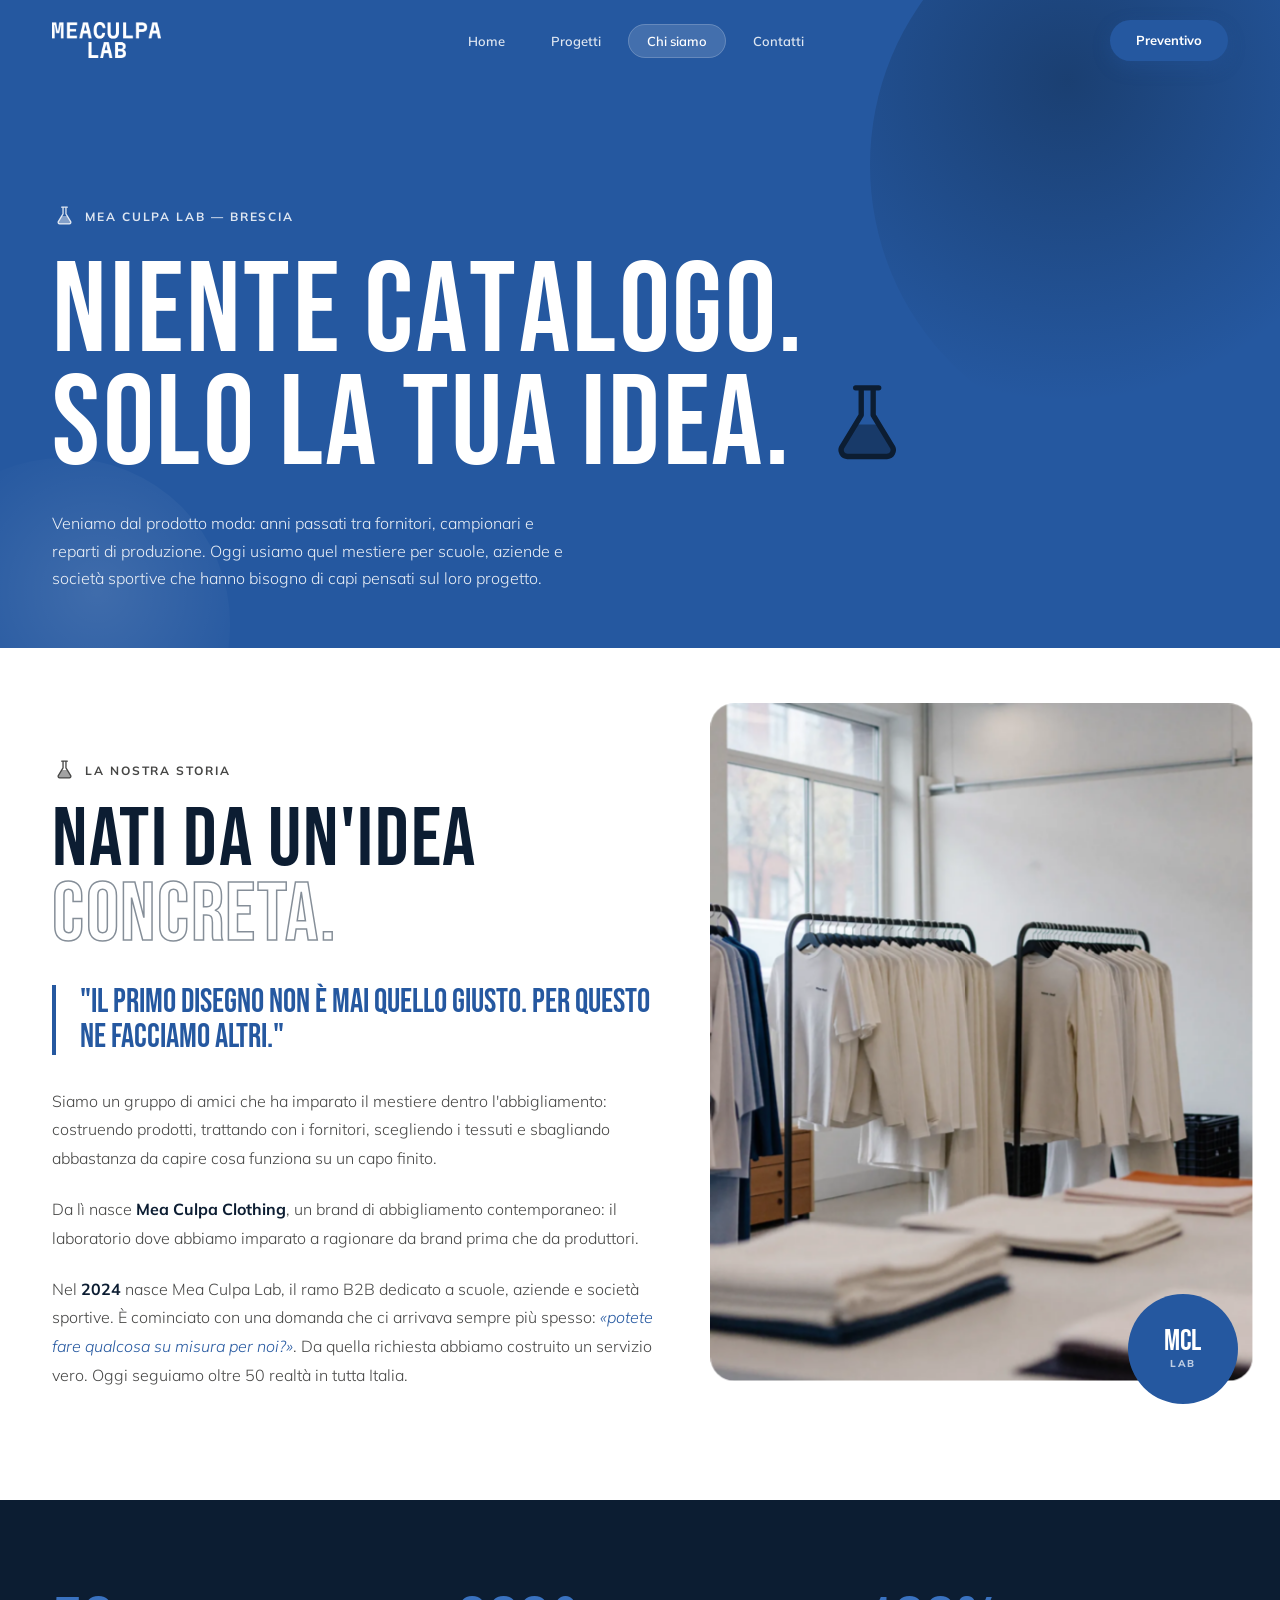
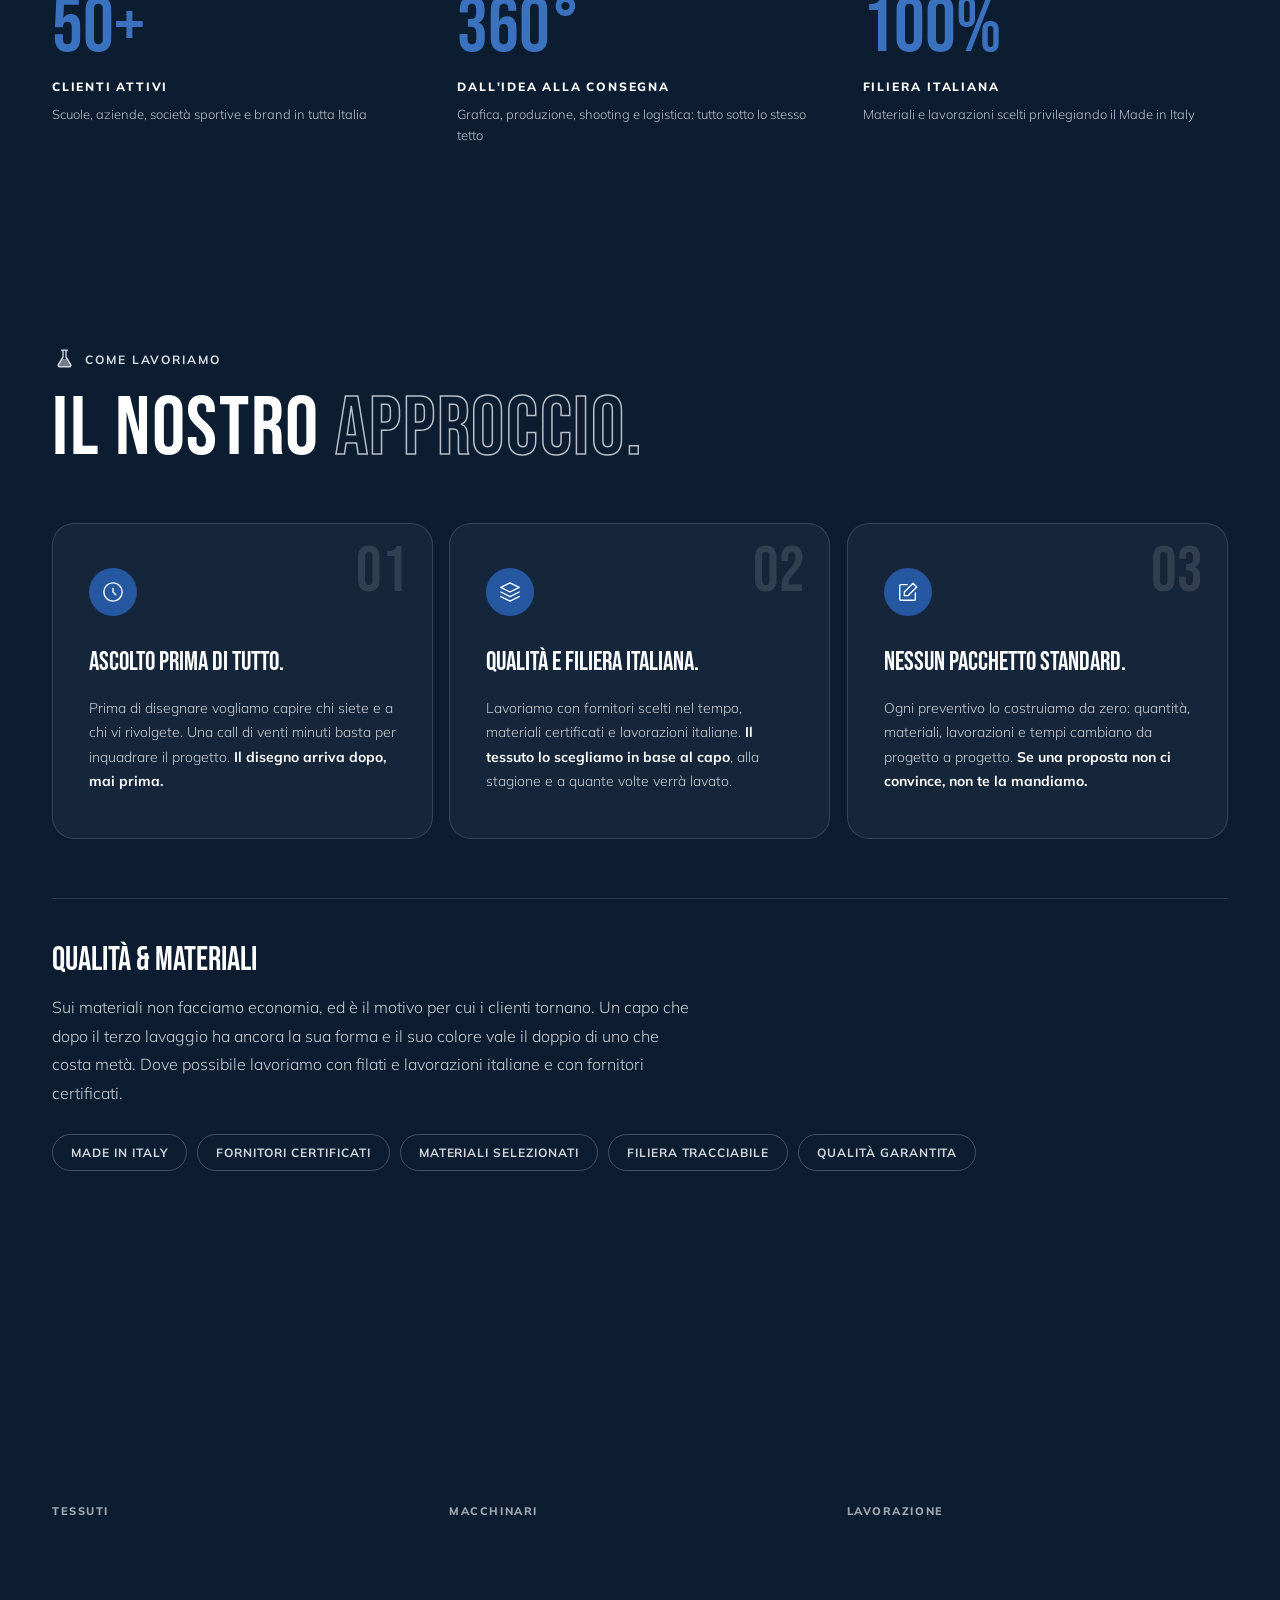
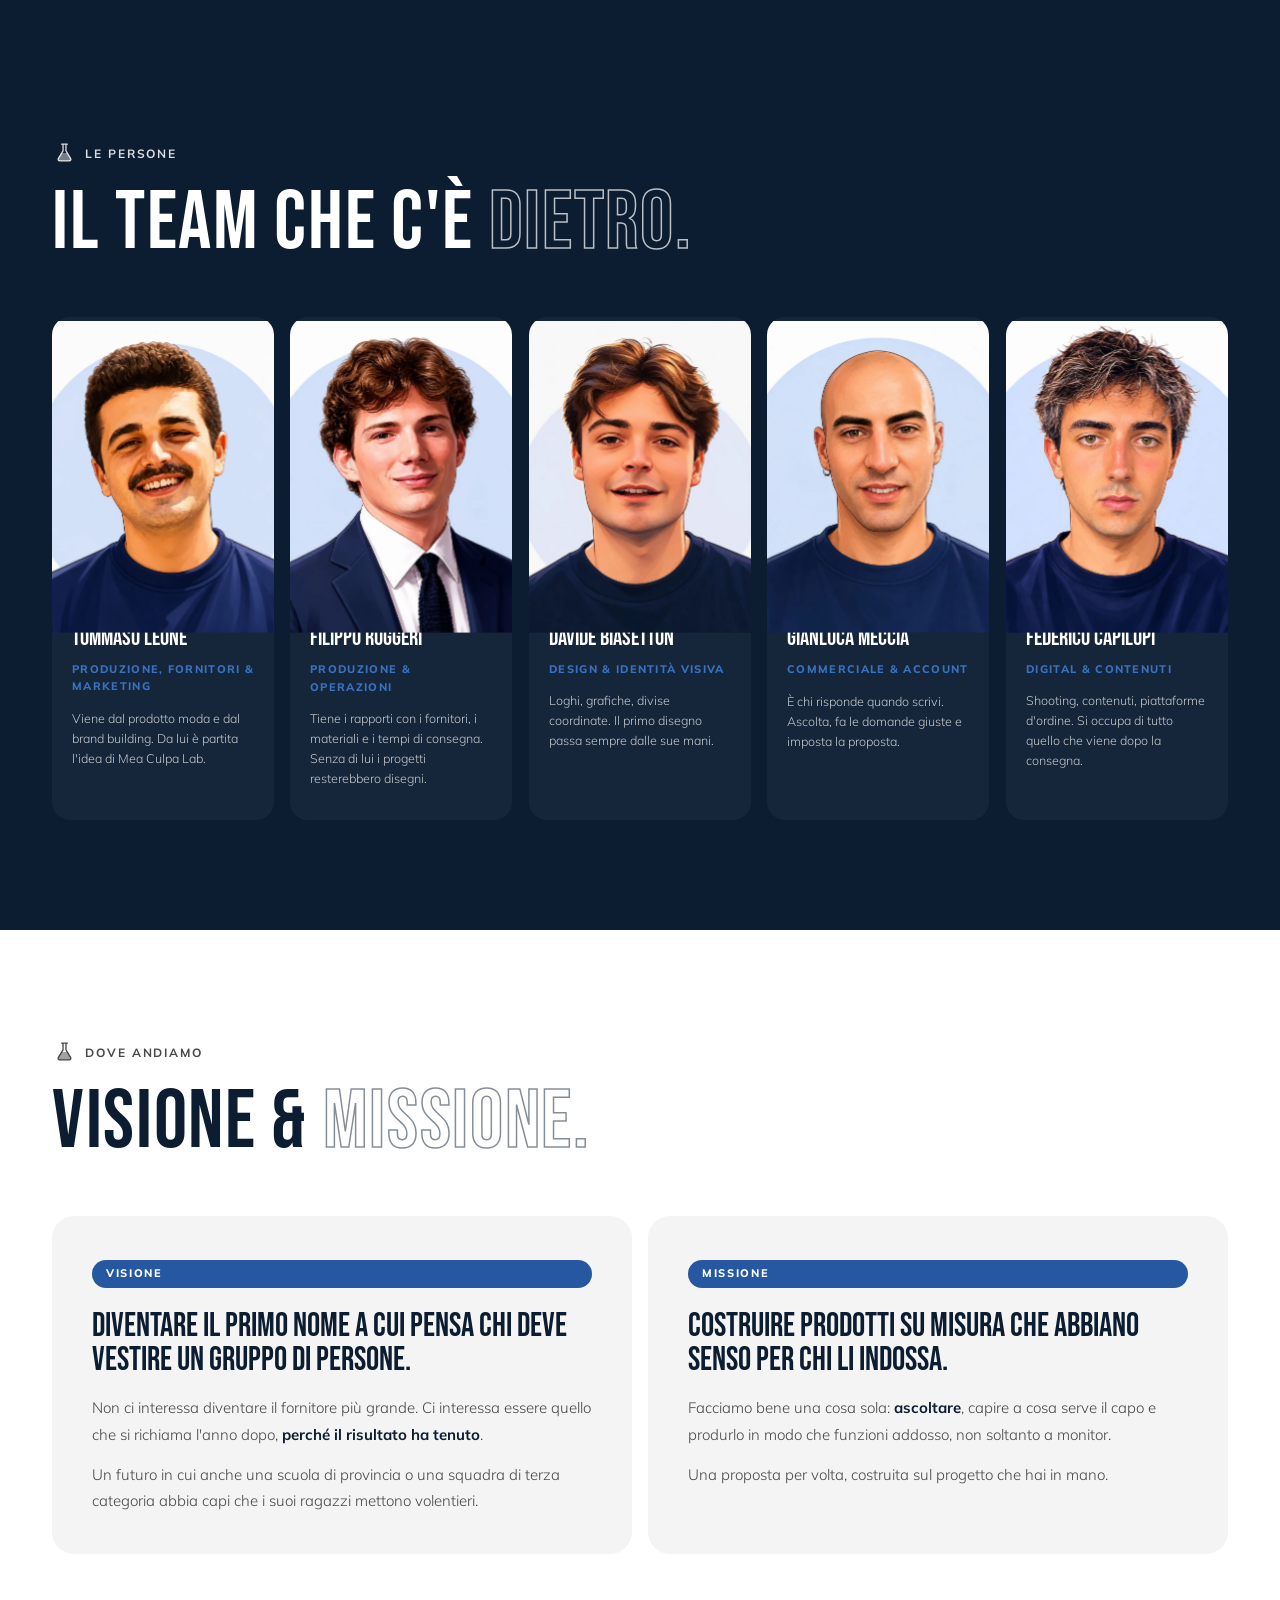
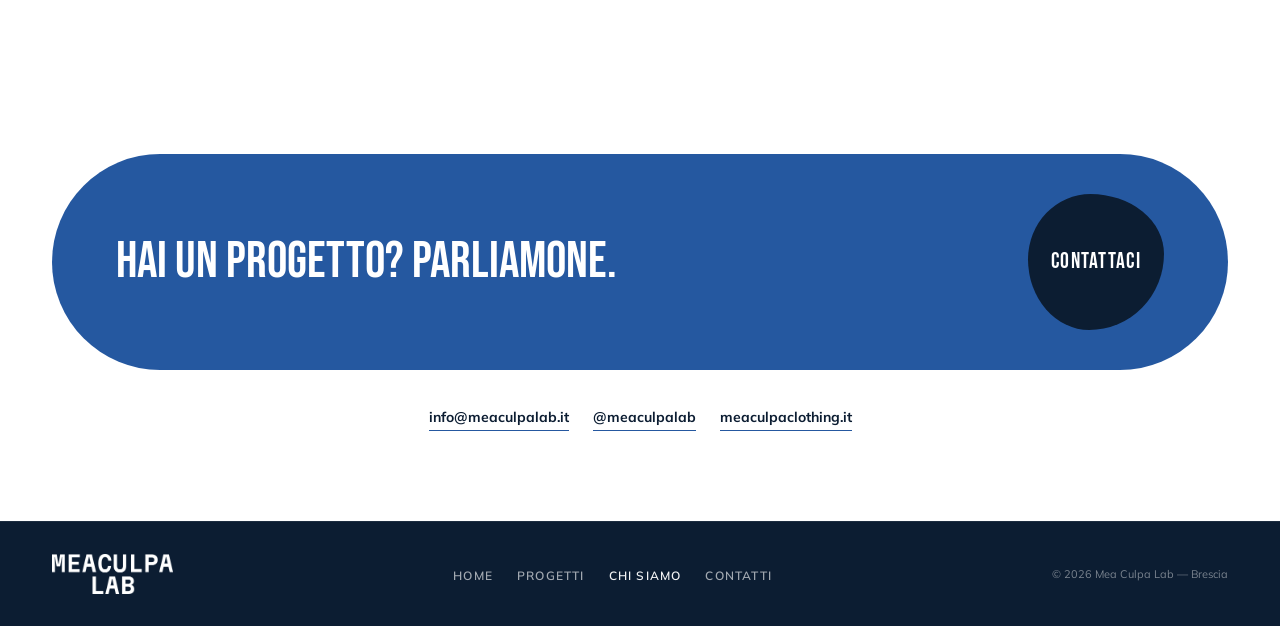
<file: about.html>
<!DOCTYPE html>
<html lang="it">
<head>
<meta charset="UTF-8">
<meta name="viewport" content="width=device-width,initial-scale=1.0">
<title>Chi Siamo — Mea Culpa Lab</title>
<meta name="description" content="Veniamo dal prodotto moda e produciamo capi su misura per scuole, aziende e società sportive. Ogni progetto parte da un foglio bianco.">
<link rel="preconnect" href="https://fonts.googleapis.com">
<link href="https://fonts.googleapis.com/css2?family=Bebas+Neue&family=Mulish:ital,wght@0,300;0,400;0,500;0,600;0,700;0,800;1,300&display=swap" rel="stylesheet">
<link rel="stylesheet" href="style.css">
<style>
/* ── STORIA ─────────────────────────────────────── */
#storia { background: #fff; padding: 110px var(--pad-x); }
.storia-grid { display: grid; grid-template-columns: 1.1fr .9fr; gap: 80px; align-items: center; max-width: 1280px; margin: 0 auto; }
.pull-quote {
  font-family: var(--ff-d); font-size: clamp(24px, 2.6vw, 38px);
  line-height: 1.05; text-transform: uppercase; color: var(--blue);
  border-left: 4px solid var(--blue);
  padding-left: 24px; margin: 32px 0;
}
.storia-grid p { font-size: 16px; font-weight: 300; color: var(--grey); line-height: 1.8; margin-top: 22px; }
.storia-grid p strong { color: var(--black); font-weight: 700; }
.storia-grid p em { color: var(--blue); font-style: italic; }
.storia-img-wrap { position: relative; }
.storia-img { width: 100%; aspect-ratio: 4/5; object-fit: cover; border-radius: 22px; }
.storia-badge {
  position: absolute; bottom: -22px; right: -10px;
  width: 110px; height: 110px;
  background: var(--blue); border-radius: 50%;
  display: flex; flex-direction: column; align-items: center; justify-content: center;
  animation: spin-slow 14s linear infinite;
}
.storia-badge .bt { font-family: var(--ff-d); font-size: 30px; color: #fff; line-height: 1; }
.storia-badge .bs { font-family: var(--ff-b); font-size: 10px; font-weight: 800; letter-spacing: .15em; color: rgba(255,255,255,.7); }

/* ── NUMERI ─────────────────────────────────────── */
#numeri { background: var(--black); color: #fff; padding: 90px var(--pad-x); }
.num-grid { display: grid; grid-template-columns: repeat(3,1fr); gap: 40px; max-width: 1280px; margin: 0 auto; }
.num-n { font-family: var(--ff-d); font-size: clamp(56px, 6vw, 96px); line-height: 1; color: var(--blue-lt); }
.num-l { font-family: var(--ff-b); font-size: 12px; font-weight: 800; letter-spacing: .15em; text-transform: uppercase; color: #fff; margin-top: 10px; }
.num-d { font-size: 13px; font-weight: 300; color: rgba(255,255,255,.72); line-height: 1.65; margin-top: 8px; }

/* ── VISIONE & MISSIONE ─────────────────────────── */
#visione-missione { background: #fff; padding: 110px var(--pad-x); }
.vm-wrap { max-width: 1280px; margin: 0 auto; }
.vm-grid { display: grid; grid-template-columns: 1fr 1fr; gap: 16px; margin-top: 56px; }
.vm-card { background: var(--grey-bg); border-radius: 22px; padding: 44px 40px; position: relative; overflow: hidden; display: flex; flex-direction: column; }
.vm-card-tag {
  display: inline-block; font-family: var(--ff-b); font-size: 11px; font-weight: 800;
  letter-spacing: .15em; text-transform: uppercase;
  background: var(--blue); color: #fff; padding: 5px 14px; border-radius: 200px;
  margin-bottom: 22px;
}
.vm-card h3 { font-family: var(--ff-d); font-size: clamp(26px, 2.6vw, 38px); line-height: 1.02; text-transform: uppercase; color: var(--black); margin-bottom: 18px; }
.vm-card p { font-size: 15px; font-weight: 300; color: var(--grey); line-height: 1.75; margin-bottom: 14px; }
.vm-card p:last-of-type { margin-bottom: 44px; }
.vm-card p strong { color: var(--black); font-weight: 700; }
.vm-img { aspect-ratio: 16/9; object-fit: cover; margin-top: auto;
  width: calc(100% + 80px); max-width: none; margin-left: -40px; margin-bottom: -44px; border-radius: 0; }

/* ── APPROCCIO ──────────────────────────────────── */
#approccio { background: var(--black); color: #fff; padding: 110px var(--pad-x); }
.app-wrap { max-width: 1280px; margin: 0 auto; }
.app-grid { display: grid; grid-template-columns: repeat(3,1fr); gap: 16px; margin-top: 56px; }
.app-card { background: rgba(255,255,255,.04); border: 1px solid rgba(255,255,255,.14); border-radius: 22px; padding: 44px 36px; position: relative; transition: background .3s; }
.app-card:hover { background: rgba(255,255,255,.07); }
.app-num { font-family: var(--ff-d); font-size: 64px; color: rgba(255,255,255,.12); position: absolute; top: 16px; right: 24px; line-height: 1; }
.app-icon { width: 48px; height: 48px; background: var(--blue); border-radius: 50%; display: flex; align-items: center; justify-content: center; margin-bottom: 26px; }
.app-icon svg { width: 22px; height: 22px; }
.app-title { font-family: var(--ff-d); font-size: 26px; text-transform: uppercase; color: #fff; margin-bottom: 12px; }
.app-text { font-size: 14px; font-weight: 300; color: rgba(255,255,255,.78); line-height: 1.75; }
.app-text strong { color: #fff; font-weight: 700; }

/* ── MATERIALI ──────────────────────────────────── */
#materiali { background: #fff; padding: 110px var(--pad-x); }
.mat-wrap { max-width: 1280px; margin: 0 auto; }
.mat-header { display: grid; grid-template-columns: 1fr 1fr; gap: 60px; align-items: end; margin-bottom: 56px; }
.mat-intro { font-size: 16px; font-weight: 300; color: var(--grey); line-height: 1.8; }
.mat-grid { display: grid; grid-template-columns: repeat(3,1fr); gap: 16px; }
.mat-card { background: var(--grey-bg); border-radius: 22px; overflow: hidden; transition: transform .3s; }
.mat-card:hover { transform: translateY(-4px); }
.mat-img { width: 100%; aspect-ratio: 4/3; object-fit: cover; }
.mat-body { padding: 30px 28px 34px; }
.mat-tag { font-family: var(--ff-b); font-size: 11px; font-weight: 800; letter-spacing: .15em; text-transform: uppercase; color: var(--blue); margin-bottom: 8px; }
.mat-title { font-family: var(--ff-d); font-size: 24px; text-transform: uppercase; color: var(--black); margin-bottom: 10px; }
.mat-text { font-size: 14px; font-weight: 300; color: var(--grey); line-height: 1.7; }
.mat-badges { display: flex; flex-wrap: wrap; gap: 10px; margin-top: 40px; }
.mat-badge {
  font-family: var(--ff-b); font-size: 12px; font-weight: 700;
  letter-spacing: .08em; text-transform: uppercase;
  border: 1px solid rgba(12,29,50,.15); color: var(--grey);
  padding: 8px 18px; border-radius: 200px;
}

/* ── TEAM ───────────────────────────────────────── */
#team { background: var(--black); color: #fff; padding: 110px var(--pad-x); }
.team-wrap { max-width: 1380px; margin: 0 auto; }
.team-grid { display: grid; grid-template-columns: repeat(5,1fr); gap: 16px; margin-top: 56px; }
.team-card { background: rgba(255,255,255,.04); border-radius: 18px; overflow: hidden; transition: transform .3s, background .3s; }
.team-card:hover { transform: translateY(-6px); background: rgba(255,255,255,.07); }
.team-photo { width: 100%; aspect-ratio: 4/5; object-fit: cover; }
.team-info { padding: 32px 20px 32px; }
.team-name { font-family: var(--ff-d); font-size: 23px; text-transform: uppercase; color: #fff; line-height: 1.04; }
.team-role { font-family: var(--ff-b); font-size: 11px; font-weight: 800; letter-spacing: .12em; text-transform: uppercase; color: var(--blue-lt); margin-top: 10px; display: block; }
.team-note { font-size: 12.5px; font-weight: 300; color: rgba(255,255,255,.75); line-height: 1.6; margin-top: 12px; }

/* ── CTA FINALE ─────────────────────────────────── */
#cta-final { background: #fff; padding: 90px var(--pad-x); }
.cta-contact-links { display: flex; flex-wrap: wrap; gap: 24px; justify-content: center; margin-top: 36px; }
.cta-contact-links a { font-family: var(--ff-b); font-size: 14px; font-weight: 700; color: var(--black); text-decoration: none; border-bottom: 1px solid var(--blue); padding-bottom: 2px; transition: color .2s; }
.cta-contact-links a:hover { color: var(--blue); }

@media (max-width: 1024px) {
  .team-grid { grid-template-columns: repeat(3,1fr); }
}
@media (max-width: 900px) {
  .storia-grid, .vm-grid, .mat-header { grid-template-columns: 1fr; gap: 48px; }
  .num-grid { grid-template-columns: 1fr; }
  .app-grid, .mat-grid { grid-template-columns: 1fr; }
  .team-grid { grid-template-columns: 1fr 1fr; }
}

/* ── MERGE APPROCCIO + QUALITÀ ───────────────────── */
#approccio .app-quality { margin-top: 60px; padding-top: 46px; border-top: 1px solid rgba(255,255,255,.12); }
#approccio .app-q-title { font-family: var(--ff-d); font-size: clamp(24px,2.6vw,34px); text-transform: uppercase; color: #fff; margin-bottom: 16px; }
#approccio .mat-intro { color: rgba(255,255,255,.78); max-width: 640px; }
#approccio .mat-badges { margin-top: 26px; }
#approccio .mat-badge { border-color: rgba(255,255,255,.22); color: rgba(255,255,255,.82); }
/* VM compatta in fondo */
#visione-missione .vm-card p:last-of-type { margin-bottom: 0; }
#visione-missione .vm-card { padding-bottom: 40px; }
/* badge storia: ferma (no rotazione) */
.storia-badge { animation: none; }
</style>
</head>
<body>

<!-- LOADER -->
<div class="loader" id="loader">
  <svg class="flask" viewBox="0 0 24 24" fill="none" aria-hidden="true" xmlns="http://www.w3.org/2000/svg"><path class="flask-liquid" d="M9.33 11.6H14.67L17.95 16.9a1.5 1.5 0 0 1-1.33 2.2H7.38a1.5 1.5 0 0 1-1.33-2.2z" fill="currentColor"/><circle class="flask-bubble b1" cx="11.2" cy="4.7" r="1" fill="currentColor"/><circle class="flask-bubble b2" cx="12.3" cy="4" r="1.3" fill="currentColor"/><circle class="flask-bubble b3" cx="13" cy="5" r=".85" fill="currentColor"/><circle class="flask-bubble b4" cx="12" cy="5.3" r=".6" fill="currentColor"/><path d="M9.3 3h5.4M10.6 3v6.4L6.05 16.9a1.5 1.5 0 0 0 1.33 2.2h9.24a1.5 1.5 0 0 0 1.33-2.2L13.4 9.4V3" stroke="currentColor" stroke-width="1.25" stroke-linecap="round" stroke-linejoin="round"/></svg>
</div>

<!-- NAV -->
<nav id="nav">
  <a href="index.html" class="nav-logo" aria-label="Mea Culpa Lab, vai alla home"><img src="assets/logo_mcl_white.webp" alt="Mea Culpa Lab" width="109" height="36"></a>
  <ul class="nav-links">
    <li><a href="index.html">Home</a></li>
    <li><a href="progetti.html">Progetti</a></li>
    <li><a href="about.html" class="active">Chi siamo</a></li>
    <li><a href="contatti.html">Contatti</a></li>
  </ul>
  <a href="contatti.html" class="nav-cta">Preventivo</a>
  <button class="nav-burger" id="navBurger" aria-label="Apri menu">
    <span class="b1"></span><span class="b2"></span><span class="b3"></span>
  </button>
</nav>
<div class="nav-mobile" id="navMobile">
  <ul>
    <li><a href="index.html">Home</a></li>
    <li><a href="progetti.html">Progetti</a></li>
    <li><a href="about.html" class="active">Chi siamo</a></li>
    <li><a href="contatti.html">Contatti</a></li>
  </ul>
  <a href="contatti.html" class="nav-mobile-cta">Richiedi preventivo</a>
</div>

<!-- HERO -->
<section class="page-hero is-blue">
  <div>
    <div class="sec-label lt" style="margin-bottom:28px">
      <svg class="flask" viewBox="0 0 24 24" fill="none" aria-hidden="true" xmlns="http://www.w3.org/2000/svg"><path class="flask-liquid" d="M9.33 11.6H14.67L17.95 16.9a1.5 1.5 0 0 1-1.33 2.2H7.38a1.5 1.5 0 0 1-1.33-2.2z" fill="currentColor"/><circle class="flask-bubble b1" cx="11.2" cy="4.7" r="1" fill="currentColor"/><circle class="flask-bubble b2" cx="12.3" cy="4" r="1.3" fill="currentColor"/><circle class="flask-bubble b3" cx="13" cy="5" r=".85" fill="currentColor"/><circle class="flask-bubble b4" cx="12" cy="5.3" r=".6" fill="currentColor"/><path d="M9.3 3h5.4M10.6 3v6.4L6.05 16.9a1.5 1.5 0 0 0 1.33 2.2h9.24a1.5 1.5 0 0 0 1.33-2.2L13.4 9.4V3" stroke="currentColor" stroke-width="1.25" stroke-linecap="round" stroke-linejoin="round"/></svg>
      <span>Mea Culpa Lab — Brescia</span>
    </div>
    <h1><span class="anim-letters">Niente catalogo.</span></h1>
    <div class="hero-row">
      <h1><span class="anim-letters">Solo la tua idea.</span></h1>
      <svg class="hero-star flask" viewBox="0 0 24 24" fill="none" aria-hidden="true" xmlns="http://www.w3.org/2000/svg"><path class="flask-liquid" d="M9.33 11.6H14.67L17.95 16.9a1.5 1.5 0 0 1-1.33 2.2H7.38a1.5 1.5 0 0 1-1.33-2.2z" fill="currentColor"/><circle class="flask-bubble b1" cx="11.2" cy="4.7" r="1" fill="currentColor"/><circle class="flask-bubble b2" cx="12.3" cy="4" r="1.3" fill="currentColor"/><circle class="flask-bubble b3" cx="13" cy="5" r=".85" fill="currentColor"/><circle class="flask-bubble b4" cx="12" cy="5.3" r=".6" fill="currentColor"/><path d="M9.3 3h5.4M10.6 3v6.4L6.05 16.9a1.5 1.5 0 0 0 1.33 2.2h9.24a1.5 1.5 0 0 0 1.33-2.2L13.4 9.4V3" stroke="currentColor" stroke-width="1.25" stroke-linecap="round" stroke-linejoin="round"/></svg>
    </div>
    <p class="hero-sub">Veniamo dal prodotto moda: anni passati tra fornitori, campionari e reparti di produzione. Oggi usiamo quel mestiere per scuole, aziende e società sportive che hanno bisogno di capi pensati sul loro progetto.</p>
  </div>
</section>

<!-- STORIA -->
<section id="storia">
  <div class="storia-grid">
    <div class="reveal">
      <div class="sec-label dk">
        <svg class="flask" viewBox="0 0 24 24" fill="none" aria-hidden="true" xmlns="http://www.w3.org/2000/svg"><path class="flask-liquid" d="M9.33 11.6H14.67L17.95 16.9a1.5 1.5 0 0 1-1.33 2.2H7.38a1.5 1.5 0 0 1-1.33-2.2z" fill="currentColor"/><circle class="flask-bubble b1" cx="11.2" cy="4.7" r="1" fill="currentColor"/><circle class="flask-bubble b2" cx="12.3" cy="4" r="1.3" fill="currentColor"/><circle class="flask-bubble b3" cx="13" cy="5" r=".85" fill="currentColor"/><circle class="flask-bubble b4" cx="12" cy="5.3" r=".6" fill="currentColor"/><path d="M9.3 3h5.4M10.6 3v6.4L6.05 16.9a1.5 1.5 0 0 0 1.33 2.2h9.24a1.5 1.5 0 0 0 1.33-2.2L13.4 9.4V3" stroke="currentColor" stroke-width="1.25" stroke-linecap="round" stroke-linejoin="round"/></svg>
        <span>La nostra storia</span>
      </div>
      <h2>Nati da un'idea <span class="ghost">concreta.</span></h2>
      <div class="pull-quote">"Il primo disegno non è mai quello giusto. Per questo ne facciamo altri."</div>
      <p>Siamo un gruppo di amici che ha imparato il mestiere dentro l'abbigliamento: costruendo prodotti, trattando con i fornitori, scegliendo i tessuti e sbagliando abbastanza da capire cosa funziona su un capo finito.</p>
      <p>Da lì nasce <strong>Mea Culpa Clothing</strong>, un brand di abbigliamento contemporaneo: il laboratorio dove abbiamo imparato a ragionare da brand prima che da produttori.</p>
      <p>Nel <strong>2024</strong> nasce Mea Culpa Lab, il ramo B2B dedicato a scuole, aziende e società sportive. È cominciato con una domanda che ci arrivava sempre più spesso: <em>«potete fare qualcosa su misura per noi?»</em>. Da quella richiesta abbiamo costruito un servizio vero. Oggi seguiamo oltre 50 realtà in tutta Italia.</p>
    </div>
    <div class="storia-img-wrap reveal-scale d2">
      <img loading="lazy" decoding="async" class="storia-img" src="assets/storia_corporate_a.webp" alt="Studio di produzione Mea Culpa Lab">
      <div class="storia-badge"><div class="bt">MCL</div><div class="bs">LAB</div></div>
    </div>
  </div>
</section>

<!-- NUMERI -->
<section id="numeri">
  <div class="num-grid">
    <div class="reveal"><div class="num-n">50+</div><div class="num-l">Clienti attivi</div><p class="num-d">Scuole, aziende, società sportive e brand in tutta Italia</p></div>
    <div class="reveal d1"><div class="num-n">360°</div><div class="num-l">Dall'idea alla consegna</div><p class="num-d">Grafica, produzione, shooting e logistica: tutto sotto lo stesso tetto</p></div>
    <div class="reveal d2"><div class="num-n">100%</div><div class="num-l">Filiera italiana</div><p class="num-d">Materiali e lavorazioni scelti privilegiando il Made in Italy</p></div>
  </div>
</section>


<!-- APPROCCIO -->
<section id="approccio">
  <div class="app-wrap">
    <div class="sec-label lt reveal">
      <svg class="flask" viewBox="0 0 24 24" fill="none" aria-hidden="true" xmlns="http://www.w3.org/2000/svg"><path class="flask-liquid" d="M9.33 11.6H14.67L17.95 16.9a1.5 1.5 0 0 1-1.33 2.2H7.38a1.5 1.5 0 0 1-1.33-2.2z" fill="currentColor"/><circle class="flask-bubble b1" cx="11.2" cy="4.7" r="1" fill="currentColor"/><circle class="flask-bubble b2" cx="12.3" cy="4" r="1.3" fill="currentColor"/><circle class="flask-bubble b3" cx="13" cy="5" r=".85" fill="currentColor"/><circle class="flask-bubble b4" cx="12" cy="5.3" r=".6" fill="currentColor"/><path d="M9.3 3h5.4M10.6 3v6.4L6.05 16.9a1.5 1.5 0 0 0 1.33 2.2h9.24a1.5 1.5 0 0 0 1.33-2.2L13.4 9.4V3" stroke="currentColor" stroke-width="1.25" stroke-linecap="round" stroke-linejoin="round"/></svg>
      <span>Come lavoriamo</span>
    </div>
    <h2 class="reveal" style="color:#fff">Il nostro <span class="ghost">approccio.</span></h2>
    <div class="app-grid">
      <div class="app-card reveal">
        <div class="app-num">01</div>
        <div class="app-icon"><svg viewBox="0 0 24 24" fill="none"><circle cx="12" cy="12" r="10" stroke="white" stroke-width="1.5"/><path d="M12 8V12L15 15" stroke="white" stroke-width="1.5" stroke-linecap="round"/></svg></div>
        <div class="app-title">Ascolto prima di tutto.</div>
        <p class="app-text">Prima di disegnare vogliamo capire chi siete e a chi vi rivolgete. Una call di venti minuti basta per inquadrare il progetto. <strong>Il disegno arriva dopo, mai prima.</strong></p>
      </div>
      <div class="app-card reveal d2">
        <div class="app-num">02</div>
        <div class="app-icon"><svg viewBox="0 0 24 24" fill="none"><path d="M12 2L2 7L12 12L22 7L12 2Z" stroke="white" stroke-width="1.5" stroke-linecap="round" stroke-linejoin="round"/><path d="M2 17L12 22L22 17" stroke="white" stroke-width="1.5" stroke-linecap="round" stroke-linejoin="round"/><path d="M2 12L12 17L22 12" stroke="white" stroke-width="1.5" stroke-linecap="round" stroke-linejoin="round"/></svg></div>
        <div class="app-title">Qualità e filiera italiana.</div>
        <p class="app-text">Lavoriamo con fornitori scelti nel tempo, materiali certificati e lavorazioni italiane. <strong>Il tessuto lo scegliamo in base al capo</strong>, alla stagione e a quante volte verrà lavato.</p>
      </div>
      <div class="app-card reveal d3">
        <div class="app-num">03</div>
        <div class="app-icon"><svg viewBox="0 0 24 24" fill="none"><path d="M11 4H4C3.44772 4 3 4.44772 3 5V20C3 20.5523 3.44772 21 4 21H19C19.5523 21 20 20.5523 20 20V13" stroke="white" stroke-width="1.5" stroke-linecap="round"/><path d="M17.5 2.5L21.5 6.5L12 16H8V12L17.5 2.5Z" stroke="white" stroke-width="1.5" stroke-linecap="round" stroke-linejoin="round"/></svg></div>
        <div class="app-title">Nessun pacchetto standard.</div>
        <p class="app-text">Ogni preventivo lo costruiamo da zero: quantità, materiali, lavorazioni e tempi cambiano da progetto a progetto. <strong>Se una proposta non ci convince, non te la mandiamo.</strong></p>
      </div>
    </div>
  </div>
    <div class="app-quality app-wrap reveal">
      <h3 class="app-q-title">Qualit&agrave; &amp; materiali</h3>
      <p class="mat-intro">Sui materiali non facciamo economia, ed &egrave; il motivo per cui i clienti tornano. Un capo che dopo il terzo lavaggio ha ancora la sua forma e il suo colore vale il doppio di uno che costa met&agrave;. Dove possibile lavoriamo con filati e lavorazioni italiane e con fornitori certificati.</p>
      <div class="mat-badges">
        <div class="mat-badge">Made in Italy</div>
        <div class="mat-badge">Fornitori certificati</div>
        <div class="mat-badge">Materiali selezionati</div>
        <div class="mat-badge">Filiera tracciabile</div>
        <div class="mat-badge">Qualit&agrave; garantita</div>
      </div>

      <div class="prod-shots reveal">
        <figure class="prod-shot">
          <img loading="lazy" decoding="async" width="1200" height="900" src="assets/prod_tessuti.webp" alt="Campionario di tessuti in cotone e felpa nei colori panna, grigio e blu navy, con rocchetti di filo">
          <figcaption>Tessuti</figcaption>
        </figure>
        <figure class="prod-shot">
          <img loading="lazy" decoding="async" width="1200" height="900" src="assets/prod_macchinari.webp" alt="Macchina da cucire industriale con tessuto blu navy in lavorazione">
          <figcaption>Macchinari</figcaption>
        </figure>
        <figure class="prod-shot">
          <img loading="lazy" decoding="async" width="1200" height="900" src="assets/prod_lavorazione.webp" alt="Postazione di stampa serigrafica con t-shirt in cotone panna e inchiostro blu navy">
          <figcaption>Lavorazione</figcaption>
        </figure>
      </div>
    </div>
</section>


<!-- TEAM -->
<section id="team">
  <div class="team-wrap">
    <div class="sec-label lt reveal">
      <svg class="flask" viewBox="0 0 24 24" fill="none" aria-hidden="true" xmlns="http://www.w3.org/2000/svg"><path class="flask-liquid" d="M9.33 11.6H14.67L17.95 16.9a1.5 1.5 0 0 1-1.33 2.2H7.38a1.5 1.5 0 0 1-1.33-2.2z" fill="currentColor"/><circle class="flask-bubble b1" cx="11.2" cy="4.7" r="1" fill="currentColor"/><circle class="flask-bubble b2" cx="12.3" cy="4" r="1.3" fill="currentColor"/><circle class="flask-bubble b3" cx="13" cy="5" r=".85" fill="currentColor"/><circle class="flask-bubble b4" cx="12" cy="5.3" r=".6" fill="currentColor"/><path d="M9.3 3h5.4M10.6 3v6.4L6.05 16.9a1.5 1.5 0 0 0 1.33 2.2h9.24a1.5 1.5 0 0 0 1.33-2.2L13.4 9.4V3" stroke="currentColor" stroke-width="1.25" stroke-linecap="round" stroke-linejoin="round"/></svg>
      <span>Le persone</span>
    </div>
    <h2 class="reveal" style="color:#fff">Il team che c'è <span class="ghost">dietro.</span></h2>
    <div class="team-grid">
      <div class="team-card reveal">
        <img loading="lazy" decoding="async" class="team-photo" src="assets/img_b4775e2b67f4.webp" alt="Tommaso Leone">
        <div class="team-info">
          <div class="team-name">Tommaso Leone</div>
          <span class="team-role">Produzione, fornitori &amp; marketing</span>
          <p class="team-note">Viene dal prodotto moda e dal brand building. Da lui è partita l'idea di Mea Culpa Lab.</p>
        </div>
      </div>
      <div class="team-card reveal d1">
        <img loading="lazy" decoding="async" class="team-photo" src="assets/img_ca01c08f4d85.webp" alt="Filippo Ruggeri">
        <div class="team-info">
          <div class="team-name">Filippo Ruggeri</div>
          <span class="team-role">Produzione &amp; operazioni</span>
          <p class="team-note">Tiene i rapporti con i fornitori, i materiali e i tempi di consegna. Senza di lui i progetti resterebbero disegni.</p>
        </div>
      </div>
      <div class="team-card reveal d2">
        <img loading="lazy" decoding="async" class="team-photo" src="assets/img_4fe313388297.webp" alt="Davide Biasetton">
        <div class="team-info">
          <div class="team-name">Davide Biasetton</div>
          <span class="team-role">Design &amp; identità visiva</span>
          <p class="team-note">Loghi, grafiche, divise coordinate. Il primo disegno passa sempre dalle sue mani.</p>
        </div>
      </div>
      <div class="team-card reveal d3">
        <img loading="lazy" decoding="async" class="team-photo" src="assets/img_d772051dceb1.webp" alt="Gianluca Meccia">
        <div class="team-info">
          <div class="team-name">Gianluca Meccia</div>
          <span class="team-role">Commerciale &amp; account</span>
          <p class="team-note">È chi risponde quando scrivi. Ascolta, fa le domande giuste e imposta la proposta.</p>
        </div>
      </div>
      <div class="team-card reveal d4">
        <img loading="lazy" decoding="async" class="team-photo" src="assets/img_6b7868e47d80.webp" alt="Federico Capilupi">
        <div class="team-info">
          <div class="team-name">Federico Capilupi</div>
          <span class="team-role">Digital &amp; contenuti</span>
          <p class="team-note">Shooting, contenuti, piattaforme d'ordine. Si occupa di tutto quello che viene dopo la consegna.</p>
        </div>
      </div>
    </div>
  </div>
</section>

<!-- CTA FINALE -->
<!-- VISIONE & MISSIONE -->
<section id="visione-missione">
  <div class="vm-wrap">
    <div class="sec-label dk reveal">
      <svg class="flask" viewBox="0 0 24 24" fill="none" aria-hidden="true" xmlns="http://www.w3.org/2000/svg"><path class="flask-liquid" d="M9.33 11.6H14.67L17.95 16.9a1.5 1.5 0 0 1-1.33 2.2H7.38a1.5 1.5 0 0 1-1.33-2.2z" fill="currentColor"/><circle class="flask-bubble b1" cx="11.2" cy="4.7" r="1" fill="currentColor"/><circle class="flask-bubble b2" cx="12.3" cy="4" r="1.3" fill="currentColor"/><circle class="flask-bubble b3" cx="13" cy="5" r=".85" fill="currentColor"/><circle class="flask-bubble b4" cx="12" cy="5.3" r=".6" fill="currentColor"/><path d="M9.3 3h5.4M10.6 3v6.4L6.05 16.9a1.5 1.5 0 0 0 1.33 2.2h9.24a1.5 1.5 0 0 0 1.33-2.2L13.4 9.4V3" stroke="currentColor" stroke-width="1.25" stroke-linecap="round" stroke-linejoin="round"/></svg>
      <span>Dove andiamo</span>
    </div>
    <h2 class="reveal">Visione &amp; <span class="ghost">missione.</span></h2>
    <div class="vm-grid">
      <div class="vm-card reveal">
        <span class="vm-card-tag">Visione</span>
        <h3>Diventare il primo nome a cui pensa chi deve vestire un gruppo di persone.</h3>
        <p>Non ci interessa diventare il fornitore più grande. Ci interessa essere quello che si richiama l'anno dopo, <strong>perché il risultato ha tenuto</strong>.</p>
        <p>Un futuro in cui anche una scuola di provincia o una squadra di terza categoria abbia capi che i suoi ragazzi mettono volentieri.</p>
      </div>
      <div class="vm-card reveal d2">
        <span class="vm-card-tag">Missione</span>
        <h3>Costruire prodotti su misura che abbiano senso per chi li indossa.</h3>
        <p>Facciamo bene una cosa sola: <strong>ascoltare</strong>, capire a cosa serve il capo e produrlo in modo che funzioni addosso, non soltanto a monitor.</p>
        <p>Una proposta per volta, costruita sul progetto che hai in mano.</p>
      </div>
    </div>
  </div>
</section>

<section id="cta-final">
  <div class="cta-banner reveal">
    <p>Hai un progetto? Parliamone.</p>
    <a href="contatti.html" class="blob-cta">
      <span class="blob-bg"></span>
      <span>Contattaci</span>
    </a>
  </div>
  <div class="cta-contact-links reveal d1">
    <a href="mailto:info@meaculpalab.it">info@meaculpalab.it</a>
    <a href="https://instagram.com/meaculpalab" target="_blank" rel="noopener">@meaculpalab</a>
    <a href="https://meaculpaclothing.it" target="_blank">meaculpaclothing.it</a>
  </div>
</section>

<!-- FOOTER -->
<footer>
  <div class="foot-logo"><img loading="lazy" src="assets/logo_mcl_white.webp" alt="Mea Culpa Lab" width="121" height="40"></div>
  <ul class="foot-links">
    <li><a href="index.html">Home</a></li>
    <li><a href="progetti.html">Progetti</a></li>
    <li><a href="about.html" class="active">Chi siamo</a></li>
    <li><a href="contatti.html">Contatti</a></li>
  </ul>
  <div class="foot-copy">© 2026 Mea Culpa Lab — Brescia</div>
</footer>

<script>
window.addEventListener('load',()=>{
  setTimeout(()=>document.getElementById('loader').classList.add('done'),400);
});
function splitLetters(el){
  const text=el.textContent;
  el.textContent='';
  [...text].forEach((ch,i)=>{
    const s=document.createElement('span');
    s.className='letter';
    s.style.transitionDelay=(i*24)+'ms';
    s.innerHTML=ch===' '?'&nbsp;':ch;
    el.appendChild(s);
  });
}
document.querySelectorAll('.anim-letters').forEach(splitLetters);
window.addEventListener('load',()=>{
  setTimeout(()=>{
    document.querySelectorAll('.anim-letters .letter').forEach(l=>l.classList.add('in'));
  },550);
});
const nav=document.getElementById('nav');
window.addEventListener('scroll',()=>nav.classList.toggle('scrolled',scrollY>60));
const obs=new IntersectionObserver(e=>e.forEach(x=>{if(x.isIntersecting)x.target.classList.add('in');}),{threshold:.08});
document.querySelectorAll('.reveal,.reveal-scale').forEach(r=>obs.observe(r));
const burger=document.getElementById('navBurger'),mob=document.getElementById('navMobile');
burger.addEventListener('click',()=>{burger.classList.toggle('open');mob.classList.toggle('open');document.body.style.overflow=mob.classList.contains('open')?'hidden':'';});
mob.querySelectorAll('a').forEach(a=>a.addEventListener('click',()=>{burger.classList.remove('open');mob.classList.remove('open');document.body.style.overflow='';}));
</script>

<script src="effects.js" defer></script>
</body>
</html>
</file>
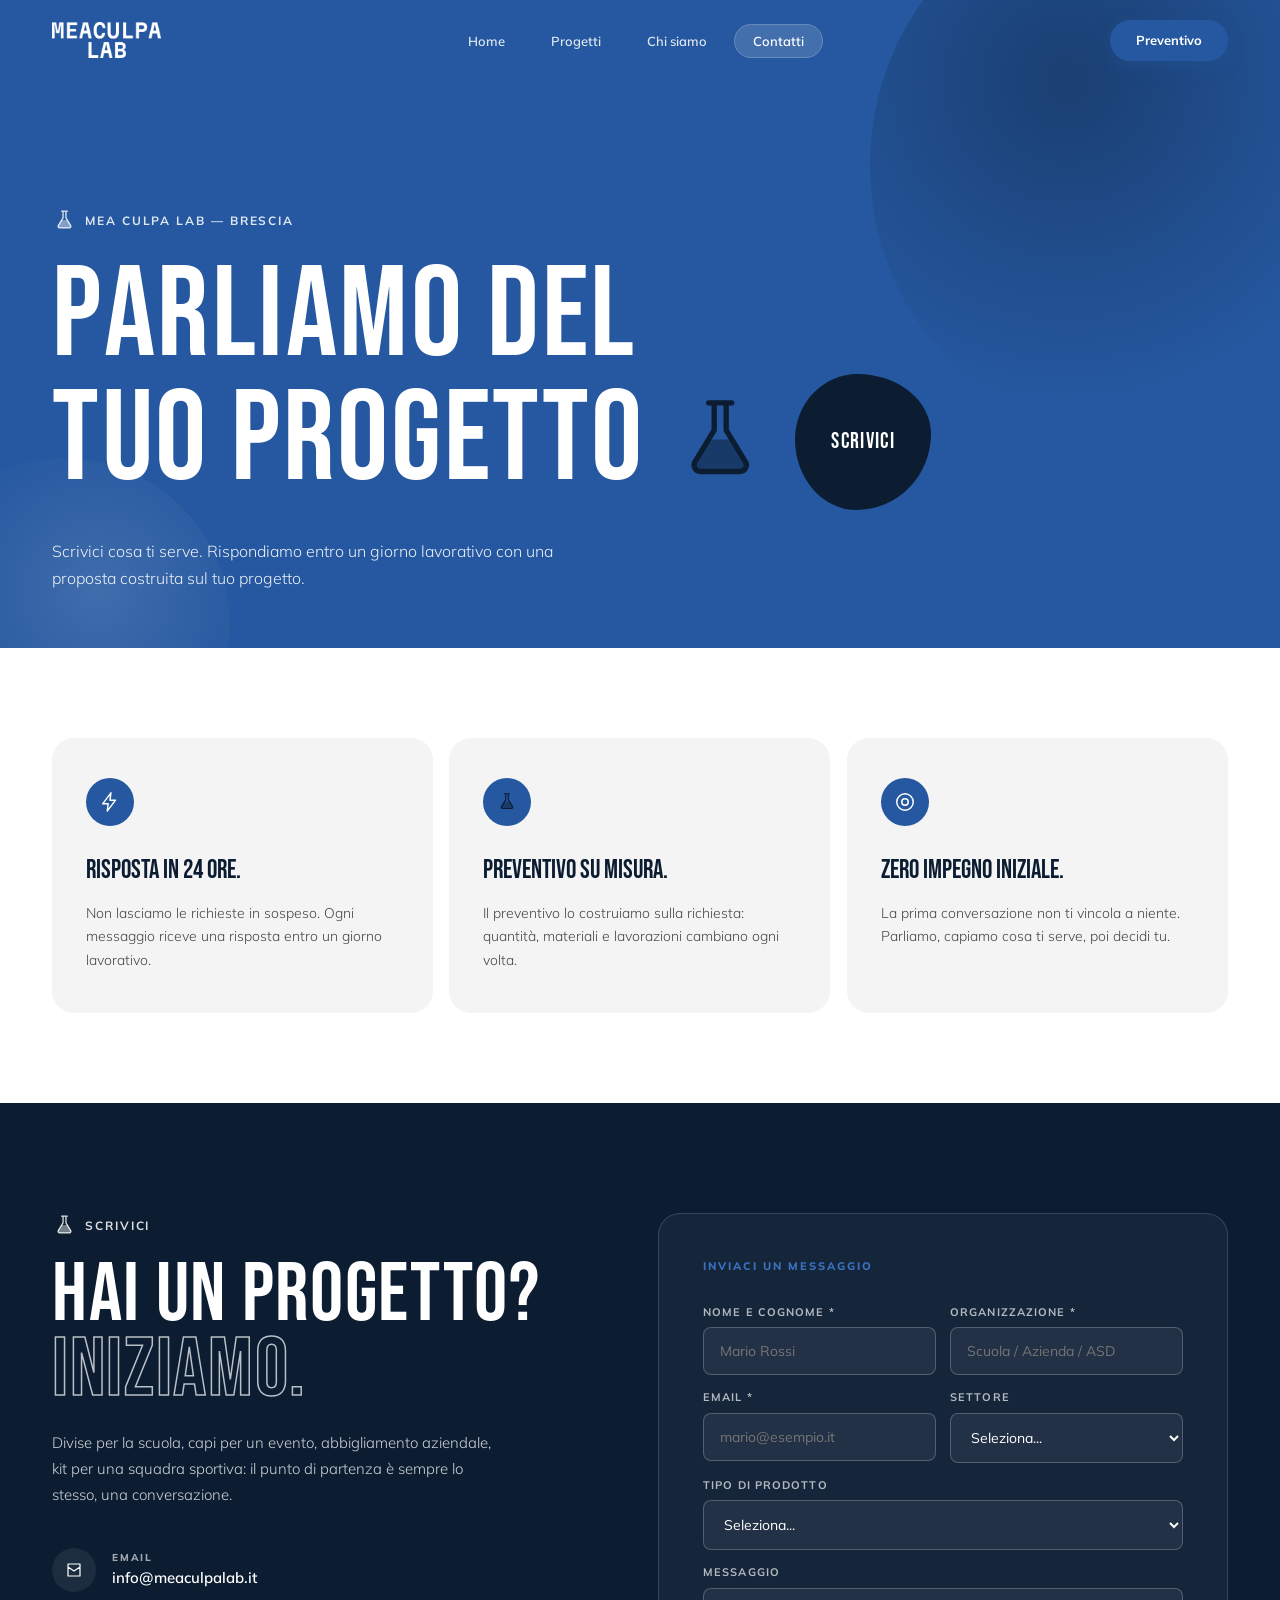
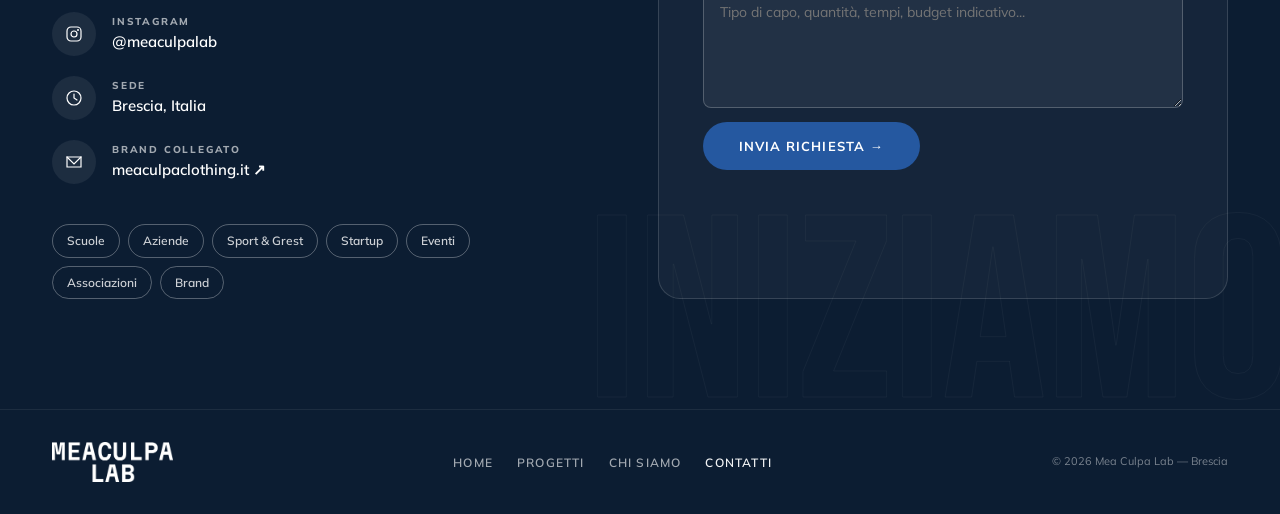
<file: contatti.html>
<!DOCTYPE html>
<html lang="it">
<head>
<meta charset="UTF-8">
<meta name="viewport" content="width=device-width,initial-scale=1.0">
<title>Contatti — Mea Culpa Lab</title>
<meta name="description" content="Scrivici cosa ti serve: rispondiamo entro un giorno lavorativo con una proposta costruita sul tuo progetto.">
<link rel="preconnect" href="https://fonts.googleapis.com">
<link href="https://fonts.googleapis.com/css2?family=Bebas+Neue&family=Mulish:ital,wght@0,300;0,400;0,500;0,600;0,700;0,800;1,300&display=swap" rel="stylesheet">
<link rel="stylesheet" href="style.css">
<style>
/* ── PROMISE BAND ───────────────────────────────── */
#promise { background: #fff; padding: 90px var(--pad-x); display: grid; grid-template-columns: repeat(3,1fr); gap: 16px; }
.promise-item { background: var(--grey-bg); border-radius: 22px; padding: 40px 34px; transition: transform .3s; }
.promise-item:hover { transform: translateY(-4px); }
.promise-icon {
  width: 48px; height: 48px; background: var(--blue); border-radius: 50%;
  display: flex; align-items: center; justify-content: center; margin-bottom: 24px;
}
.promise-icon svg { width: 22px; height: 22px; }
.promise-title { font-family: var(--ff-d); font-size: 26px; text-transform: uppercase; color: var(--black); margin-bottom: 10px; }
.promise-text { font-size: 14px; font-weight: 300; color: var(--grey); line-height: 1.7; }

/* ── FORM + INFO ────────────────────────────────── */
#contatti-main { background: var(--black); color: #fff; padding: 110px var(--pad-x); position: relative; overflow: hidden; }
#contatti-main::before {
  content: 'INIZIAMO';
  position: absolute; bottom: -40px; right: -10px;
  font-family: var(--ff-d); font-size: 260px; line-height: 1;
  color: transparent; -webkit-text-stroke: 1px rgba(255,255,255,.04);
  pointer-events: none;
}
.ct-wrap { display: grid; grid-template-columns: 1fr 1.1fr; gap: 88px; max-width: 1280px; margin: 0 auto; position: relative; z-index: 1; }
.ct-left > p { font-size: 15px; font-weight: 300; color: rgba(255,255,255,.8); line-height: 1.75; margin: 22px 0 40px; max-width: 440px; }
.ct-info { display: flex; flex-direction: column; gap: 20px; }
.ct-info-item { display: flex; align-items: center; gap: 16px; }
.ct-info-icon {
  width: 44px; height: 44px; flex-shrink: 0;
  background: rgba(255,255,255,.07); border-radius: 50%;
  display: flex; align-items: center; justify-content: center;
}
.ct-info-icon svg { width: 18px; height: 18px; }
.ct-info-label { font-family: var(--ff-b); font-size: 10px; font-weight: 800; letter-spacing: .18em; text-transform: uppercase; color: rgba(255,255,255,.62); }
.ct-info-value { font-family: var(--ff-b); font-size: 15px; font-weight: 600; color: #fff; }
.ct-info-value a { color: #fff; text-decoration: none; transition: color .2s; }
.ct-info-value a:hover { color: var(--blue-lt); }
.ct-sectors { display: flex; flex-wrap: wrap; gap: 8px; margin-top: 40px; }
.ct-sector {
  font-family: var(--ff-b); font-size: 12px; font-weight: 600;
  color: rgba(255,255,255,.8);
  border: 1px solid rgba(255,255,255,.3);
  padding: 6px 14px; border-radius: 200px;
}
.ct-form-wrap { background: rgba(255,255,255,.04); border: 1px solid rgba(255,255,255,.14); border-radius: 22px; padding: 44px; }
.ct-form-label {
  font-family: var(--ff-b); font-size: 11px; font-weight: 800;
  letter-spacing: .18em; text-transform: uppercase;
  color: var(--blue-lt); margin-bottom: 28px;
}

@media (max-width: 900px) {
  #promise { grid-template-columns: 1fr; }
  .ct-wrap { grid-template-columns: 1fr; gap: 56px; }
  .ct-form-wrap { padding: 28px 20px; }
}
</style>
</head>
<body>

<!-- LOADER -->
<div class="loader" id="loader">
  <svg class="flask" viewBox="0 0 24 24" fill="none" aria-hidden="true" xmlns="http://www.w3.org/2000/svg"><path class="flask-liquid" d="M9.33 11.6H14.67L17.95 16.9a1.5 1.5 0 0 1-1.33 2.2H7.38a1.5 1.5 0 0 1-1.33-2.2z" fill="currentColor"/><circle class="flask-bubble b1" cx="11.2" cy="4.7" r="1" fill="currentColor"/><circle class="flask-bubble b2" cx="12.3" cy="4" r="1.3" fill="currentColor"/><circle class="flask-bubble b3" cx="13" cy="5" r=".85" fill="currentColor"/><circle class="flask-bubble b4" cx="12" cy="5.3" r=".6" fill="currentColor"/><path d="M9.3 3h5.4M10.6 3v6.4L6.05 16.9a1.5 1.5 0 0 0 1.33 2.2h9.24a1.5 1.5 0 0 0 1.33-2.2L13.4 9.4V3" stroke="currentColor" stroke-width="1.25" stroke-linecap="round" stroke-linejoin="round"/></svg>
</div>

<!-- NAV -->
<nav id="nav">
  <a href="index.html" class="nav-logo" aria-label="Mea Culpa Lab, vai alla home"><img src="assets/logo_mcl_white.webp" alt="Mea Culpa Lab" width="109" height="36"></a>
  <ul class="nav-links">
    <li><a href="index.html">Home</a></li>
    <li><a href="progetti.html">Progetti</a></li>
    <li><a href="about.html">Chi siamo</a></li>
    <li><a href="contatti.html" class="active">Contatti</a></li>
  </ul>
  <a href="contatti.html" class="nav-cta">Preventivo</a>
  <button class="nav-burger" id="navBurger" aria-label="Apri menu">
    <span class="b1"></span><span class="b2"></span><span class="b3"></span>
  </button>
</nav>
<div class="nav-mobile" id="navMobile">
  <ul>
    <li><a href="index.html">Home</a></li>
    <li><a href="progetti.html">Progetti</a></li>
    <li><a href="about.html">Chi siamo</a></li>
    <li><a href="contatti.html" class="active">Contatti</a></li>
  </ul>
  <a href="contatti.html" class="nav-mobile-cta">Richiedi preventivo</a>
</div>

<!-- HERO -->
<section class="page-hero is-blue">
  <div>
    <div class="sec-label lt" style="margin-bottom:28px">
      <svg class="flask" viewBox="0 0 24 24" fill="none" aria-hidden="true" xmlns="http://www.w3.org/2000/svg"><path class="flask-liquid" d="M9.33 11.6H14.67L17.95 16.9a1.5 1.5 0 0 1-1.33 2.2H7.38a1.5 1.5 0 0 1-1.33-2.2z" fill="currentColor"/><circle class="flask-bubble b1" cx="11.2" cy="4.7" r="1" fill="currentColor"/><circle class="flask-bubble b2" cx="12.3" cy="4" r="1.3" fill="currentColor"/><circle class="flask-bubble b3" cx="13" cy="5" r=".85" fill="currentColor"/><circle class="flask-bubble b4" cx="12" cy="5.3" r=".6" fill="currentColor"/><path d="M9.3 3h5.4M10.6 3v6.4L6.05 16.9a1.5 1.5 0 0 0 1.33 2.2h9.24a1.5 1.5 0 0 0 1.33-2.2L13.4 9.4V3" stroke="currentColor" stroke-width="1.25" stroke-linecap="round" stroke-linejoin="round"/></svg>
      <span>Mea Culpa Lab — Brescia</span>
    </div>
    <h1><span class="anim-letters">Parliamo del</span></h1>
    <div class="hero-row">
      <h1><span class="anim-letters">tuo progetto</span></h1>
      <svg class="hero-star flask" viewBox="0 0 24 24" fill="none" aria-hidden="true" xmlns="http://www.w3.org/2000/svg"><path class="flask-liquid" d="M9.33 11.6H14.67L17.95 16.9a1.5 1.5 0 0 1-1.33 2.2H7.38a1.5 1.5 0 0 1-1.33-2.2z" fill="currentColor"/><circle class="flask-bubble b1" cx="11.2" cy="4.7" r="1" fill="currentColor"/><circle class="flask-bubble b2" cx="12.3" cy="4" r="1.3" fill="currentColor"/><circle class="flask-bubble b3" cx="13" cy="5" r=".85" fill="currentColor"/><circle class="flask-bubble b4" cx="12" cy="5.3" r=".6" fill="currentColor"/><path d="M9.3 3h5.4M10.6 3v6.4L6.05 16.9a1.5 1.5 0 0 0 1.33 2.2h9.24a1.5 1.5 0 0 0 1.33-2.2L13.4 9.4V3" stroke="currentColor" stroke-width="1.25" stroke-linecap="round" stroke-linejoin="round"/></svg>
      <a href="#contatti-main" class="blob-cta">
        <span class="blob-bg"></span>
        <span>Scrivici</span>
      </a>
    </div>
    <p class="hero-sub">Scrivici cosa ti serve. Rispondiamo entro un giorno lavorativo con una proposta costruita sul tuo progetto.</p>
  </div>
</section>

<!-- PROMISE BAND -->
<div id="promise">
  <div class="promise-item reveal">
    <div class="promise-icon"><svg viewBox="0 0 24 24" fill="none" stroke="#fff" stroke-width="1.6" stroke-linecap="round" stroke-linejoin="round"><path d="M13 2L4 14h6l-1 8 9-12h-6l1-8z"/></svg></div>
    <div class="promise-title">Risposta in 24 ore.</div>
    <p class="promise-text">Non lasciamo le richieste in sospeso. Ogni messaggio riceve una risposta entro un giorno lavorativo.</p>
  </div>
  <div class="promise-item reveal d2">
    <div class="promise-icon"><svg class="flask" viewBox="0 0 24 24" fill="none" aria-hidden="true" xmlns="http://www.w3.org/2000/svg"><path class="flask-liquid" d="M9.33 11.6H14.67L17.95 16.9a1.5 1.5 0 0 1-1.33 2.2H7.38a1.5 1.5 0 0 1-1.33-2.2z" fill="currentColor"/><circle class="flask-bubble b1" cx="11.2" cy="4.7" r="1" fill="currentColor"/><circle class="flask-bubble b2" cx="12.3" cy="4" r="1.3" fill="currentColor"/><circle class="flask-bubble b3" cx="13" cy="5" r=".85" fill="currentColor"/><circle class="flask-bubble b4" cx="12" cy="5.3" r=".6" fill="currentColor"/><path d="M9.3 3h5.4M10.6 3v6.4L6.05 16.9a1.5 1.5 0 0 0 1.33 2.2h9.24a1.5 1.5 0 0 0 1.33-2.2L13.4 9.4V3" stroke="currentColor" stroke-width="1.25" stroke-linecap="round" stroke-linejoin="round"/></svg></div>
    <div class="promise-title">Preventivo su misura.</div>
    <p class="promise-text">Il preventivo lo costruiamo sulla richiesta: quantità, materiali e lavorazioni cambiano ogni volta.</p>
  </div>
  <div class="promise-item reveal d3">
    <div class="promise-icon"><svg viewBox="0 0 24 24" fill="none" stroke="#fff" stroke-width="1.6"><circle cx="12" cy="12" r="9"/><circle cx="12" cy="12" r="3.5"/></svg></div>
    <div class="promise-title">Zero impegno iniziale.</div>
    <p class="promise-text">La prima conversazione non ti vincola a niente. Parliamo, capiamo cosa ti serve, poi decidi tu.</p>
  </div>
</div>

<!-- FORM + INFO -->
<section id="contatti-main">
  <div class="ct-wrap">

    <div class="ct-left reveal">
      <div class="sec-label lt">
        <svg class="flask" viewBox="0 0 24 24" fill="none" aria-hidden="true" xmlns="http://www.w3.org/2000/svg"><path class="flask-liquid" d="M9.33 11.6H14.67L17.95 16.9a1.5 1.5 0 0 1-1.33 2.2H7.38a1.5 1.5 0 0 1-1.33-2.2z" fill="currentColor"/><circle class="flask-bubble b1" cx="11.2" cy="4.7" r="1" fill="currentColor"/><circle class="flask-bubble b2" cx="12.3" cy="4" r="1.3" fill="currentColor"/><circle class="flask-bubble b3" cx="13" cy="5" r=".85" fill="currentColor"/><circle class="flask-bubble b4" cx="12" cy="5.3" r=".6" fill="currentColor"/><path d="M9.3 3h5.4M10.6 3v6.4L6.05 16.9a1.5 1.5 0 0 0 1.33 2.2h9.24a1.5 1.5 0 0 0 1.33-2.2L13.4 9.4V3" stroke="currentColor" stroke-width="1.25" stroke-linecap="round" stroke-linejoin="round"/></svg>
        <span>Scrivici</span>
      </div>
      <h2 style="color:#fff">Hai un progetto? <span class="ghost">Iniziamo.</span></h2>
      <p>Divise per la scuola, capi per un evento, abbigliamento aziendale, kit per una squadra sportiva: il punto di partenza è sempre lo stesso, una conversazione.</p>

      <div class="ct-info">
        <div class="ct-info-item">
          <div class="ct-info-icon"><svg viewBox="0 0 18 18" fill="none"><path d="M3 3h12v12H3V3zm0 3l6 4 6-4" stroke="white" stroke-width="1.2" stroke-linecap="round" stroke-linejoin="round"/></svg></div>
          <div>
            <div class="ct-info-label">Email</div>
            <div class="ct-info-value"><a href="mailto:info@meaculpalab.it">info@meaculpalab.it</a></div>
          </div>
        </div>
        <div class="ct-info-item">
          <div class="ct-info-icon"><svg viewBox="0 0 18 18" fill="none"><rect x="2" y="2" width="14" height="14" rx="4" stroke="white" stroke-width="1.2"/><circle cx="9" cy="9" r="3" stroke="white" stroke-width="1.2"/><circle cx="13" cy="5" r="1" fill="white"/></svg></div>
          <div>
            <div class="ct-info-label">Instagram</div>
            <div class="ct-info-value"><a href="https://instagram.com/meaculpalab" target="_blank" rel="noopener">@meaculpalab</a></div>
          </div>
        </div>
        <div class="ct-info-item">
          <div class="ct-info-icon"><svg viewBox="0 0 18 18" fill="none"><path d="M9 2C5.1 2 2 5.1 2 9s3.1 7 7 7 7-3.1 7-7-3.1-7-7-7z" stroke="white" stroke-width="1.2"/><path d="M9 5v4l3 2" stroke="white" stroke-width="1.2" stroke-linecap="round"/></svg></div>
          <div>
            <div class="ct-info-label">Sede</div>
            <div class="ct-info-value">Brescia, Italia</div>
          </div>
        </div>
        <div class="ct-info-item">
          <div class="ct-info-icon"><svg viewBox="0 0 18 18" fill="none"><path d="M2 4h14v10H2V4z" stroke="white" stroke-width="1.2" stroke-linecap="round"/><path d="M2 4l7 7 7-7" stroke="white" stroke-width="1.2" stroke-linecap="round"/></svg></div>
          <div>
            <div class="ct-info-label">Brand collegato</div>
            <div class="ct-info-value"><a href="https://meaculpaclothing.it" target="_blank">meaculpaclothing.it ↗</a></div>
          </div>
        </div>
      </div>

      <div class="ct-sectors">
        <span class="ct-sector">Scuole</span>
        <span class="ct-sector">Aziende</span>
        <span class="ct-sector">Sport &amp; Grest</span>
        <span class="ct-sector">Startup</span>
        <span class="ct-sector">Eventi</span>
        <span class="ct-sector">Associazioni</span>
        <span class="ct-sector">Brand</span>
      </div>
    </div>

    <div class="ct-form-wrap reveal d2">
      <div class="ct-form-label">Inviaci un messaggio</div>
      <form class="ct-form" onsubmit="handleSub(event)">
        <div class="frow">
          <div class="fld">
            <label>Nome e cognome *</label>
            <input type="text" name="nome" placeholder="Mario Rossi" required>
          </div>
          <div class="fld">
            <label>Organizzazione *</label>
            <input type="text" name="organizzazione" placeholder="Scuola / Azienda / ASD" required>
          </div>
        </div>
        <div class="frow">
          <div class="fld">
            <label>Email *</label>
            <input type="email" name="email" placeholder="mario@esempio.it" required>
          </div>
          <div class="fld">
            <label>Settore</label>
            <select name="settore">
              <option value="">Seleziona...</option>
              <option>Scuola</option>
              <option>Sport / Grest</option>
              <option>Azienda</option>
              <option>Evento / Community</option>
              <option>Startup</option>
              <option>Brand / Collaborazione</option>
              <option>Associazione</option>
              <option>Altro</option>
            </select>
          </div>
        </div>
        <div class="fld">
          <label>Tipo di prodotto</label>
          <select name="tipo_prodotto">
            <option value="">Seleziona...</option>
            <option>Abbigliamento / Divise</option>
            <option>Cappellini / Accessori</option>
            <option>Gadget / Regali aziendali</option>
            <option>Grafica / Branding</option>
            <option>Tutto insieme</option>
            <option>Non so ancora, voglio parlarne</option>
          </select>
        </div>
        <div class="fld">
          <label>Messaggio</label>
          <textarea name="messaggio" placeholder="Tipo di capo, quantità, tempi, budget indicativo..."></textarea>
        </div>
        <button type="submit" class="submit">Invia richiesta →</button>
      </form>
    </div>

  </div>
</section>

<!-- FOOTER -->
<footer>
  <div class="foot-logo"><img loading="lazy" src="assets/logo_mcl_white.webp" alt="Mea Culpa Lab" width="121" height="40"></div>
  <ul class="foot-links">
    <li><a href="index.html">Home</a></li>
    <li><a href="progetti.html">Progetti</a></li>
    <li><a href="about.html">Chi siamo</a></li>
    <li><a href="contatti.html" class="active">Contatti</a></li>
  </ul>
  <div class="foot-copy">© 2026 Mea Culpa Lab — Brescia</div>
</footer>

<script>
window.addEventListener('load',()=>{
  setTimeout(()=>document.getElementById('loader').classList.add('done'),400);
});
function splitLetters(el){
  const text=el.textContent;
  el.textContent='';
  [...text].forEach((ch,i)=>{
    const s=document.createElement('span');
    s.className='letter';
    s.style.transitionDelay=(i*24)+'ms';
    s.innerHTML=ch===' '?'&nbsp;':ch;
    el.appendChild(s);
  });
}
document.querySelectorAll('.anim-letters').forEach(splitLetters);
window.addEventListener('load',()=>{
  setTimeout(()=>{
    document.querySelectorAll('.anim-letters .letter').forEach(l=>l.classList.add('in'));
  },550);
});
const nav=document.getElementById('nav');
window.addEventListener('scroll',()=>nav.classList.toggle('scrolled',scrollY>60));
const obs=new IntersectionObserver(e=>e.forEach(x=>{if(x.isIntersecting)x.target.classList.add('in');}),{threshold:.08});
document.querySelectorAll('.reveal,.reveal-scale').forEach(r=>obs.observe(r));
const burger=document.getElementById('navBurger'),mob=document.getElementById('navMobile');
burger.addEventListener('click',()=>{burger.classList.toggle('open');mob.classList.toggle('open');document.body.style.overflow=mob.classList.contains('open')?'hidden':'';});
mob.querySelectorAll('a').forEach(a=>a.addEventListener('click',()=>{burger.classList.remove('open');mob.classList.remove('open');document.body.style.overflow='';}));

/* FORM — sostituire INSERIRE_ENDPOINT con l'ID Formspree (es. xabc1234) */
const FORMSPREE_URL='https://formspree.io/f/INSERIRE_ENDPOINT';
async function handleSub(e){
  e.preventDefault();
  const form=e.target,btn=form.querySelector('[type="submit"]'),orig=btn.textContent;
  btn.textContent='Invio...';btn.disabled=true;
  try{
    const r=await fetch(FORMSPREE_URL,{method:'POST',body:new FormData(form),headers:{'Accept':'application/json'}});
    if(r.ok){btn.textContent='Inviato ✓';form.reset();setTimeout(()=>{btn.textContent=orig;btn.disabled=false;},4000);}
    else throw new Error();
  }catch{btn.textContent='Errore — riprova';setTimeout(()=>{btn.textContent=orig;btn.disabled=false;},3000);}
}
</script>

<script src="effects.js" defer></script>
</body>
</html>
</file>
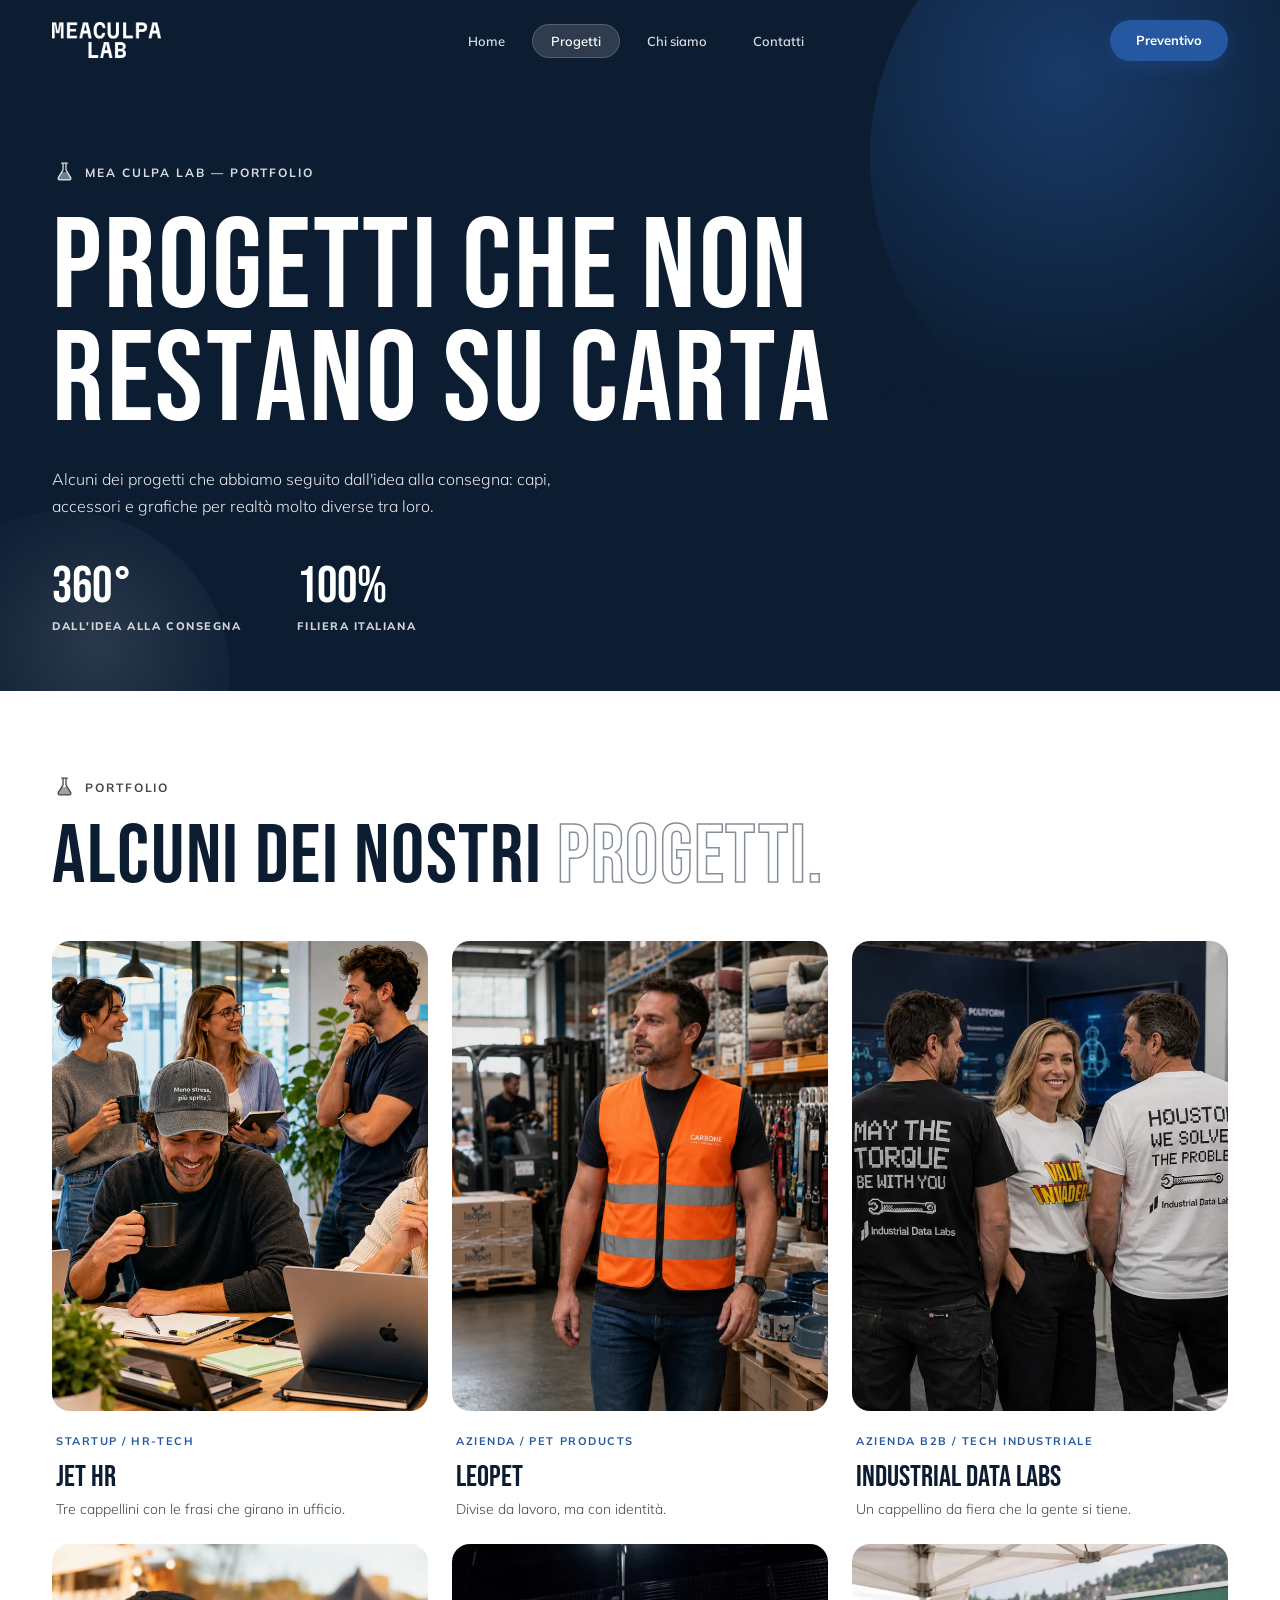
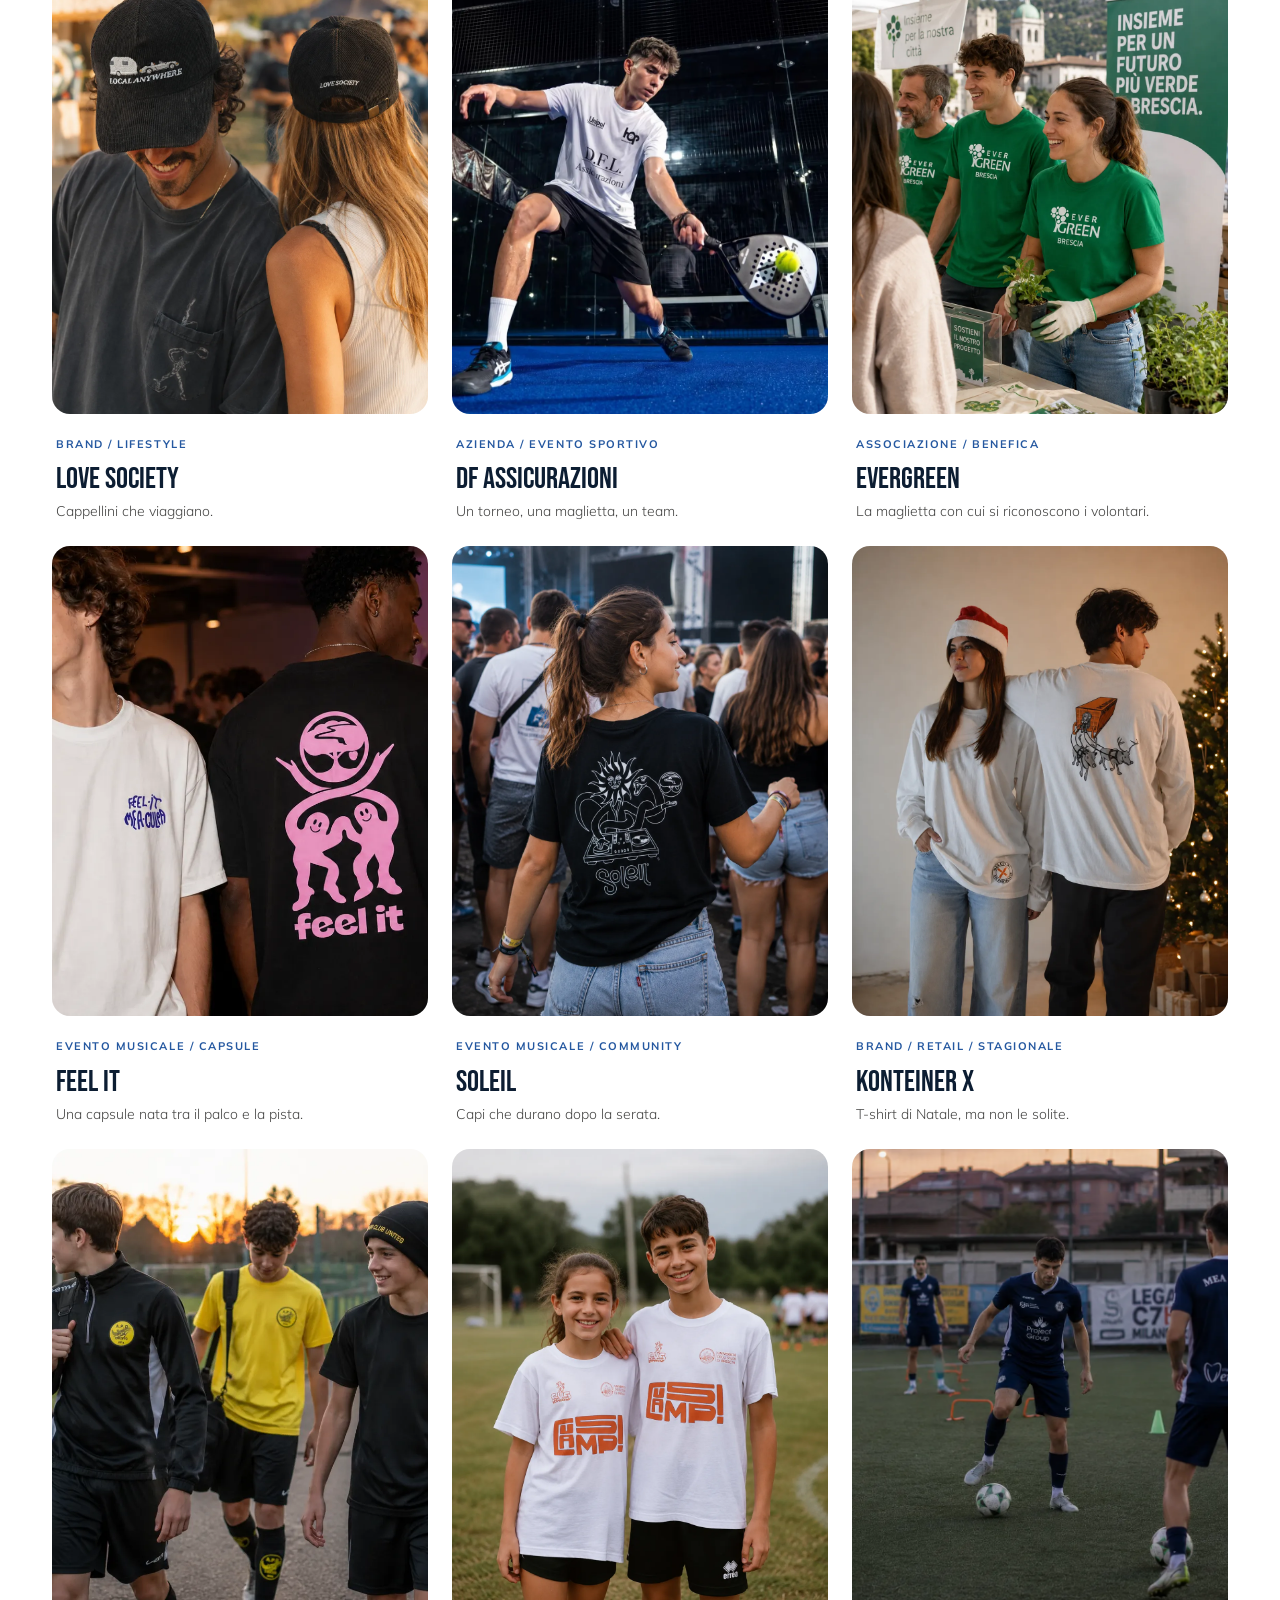
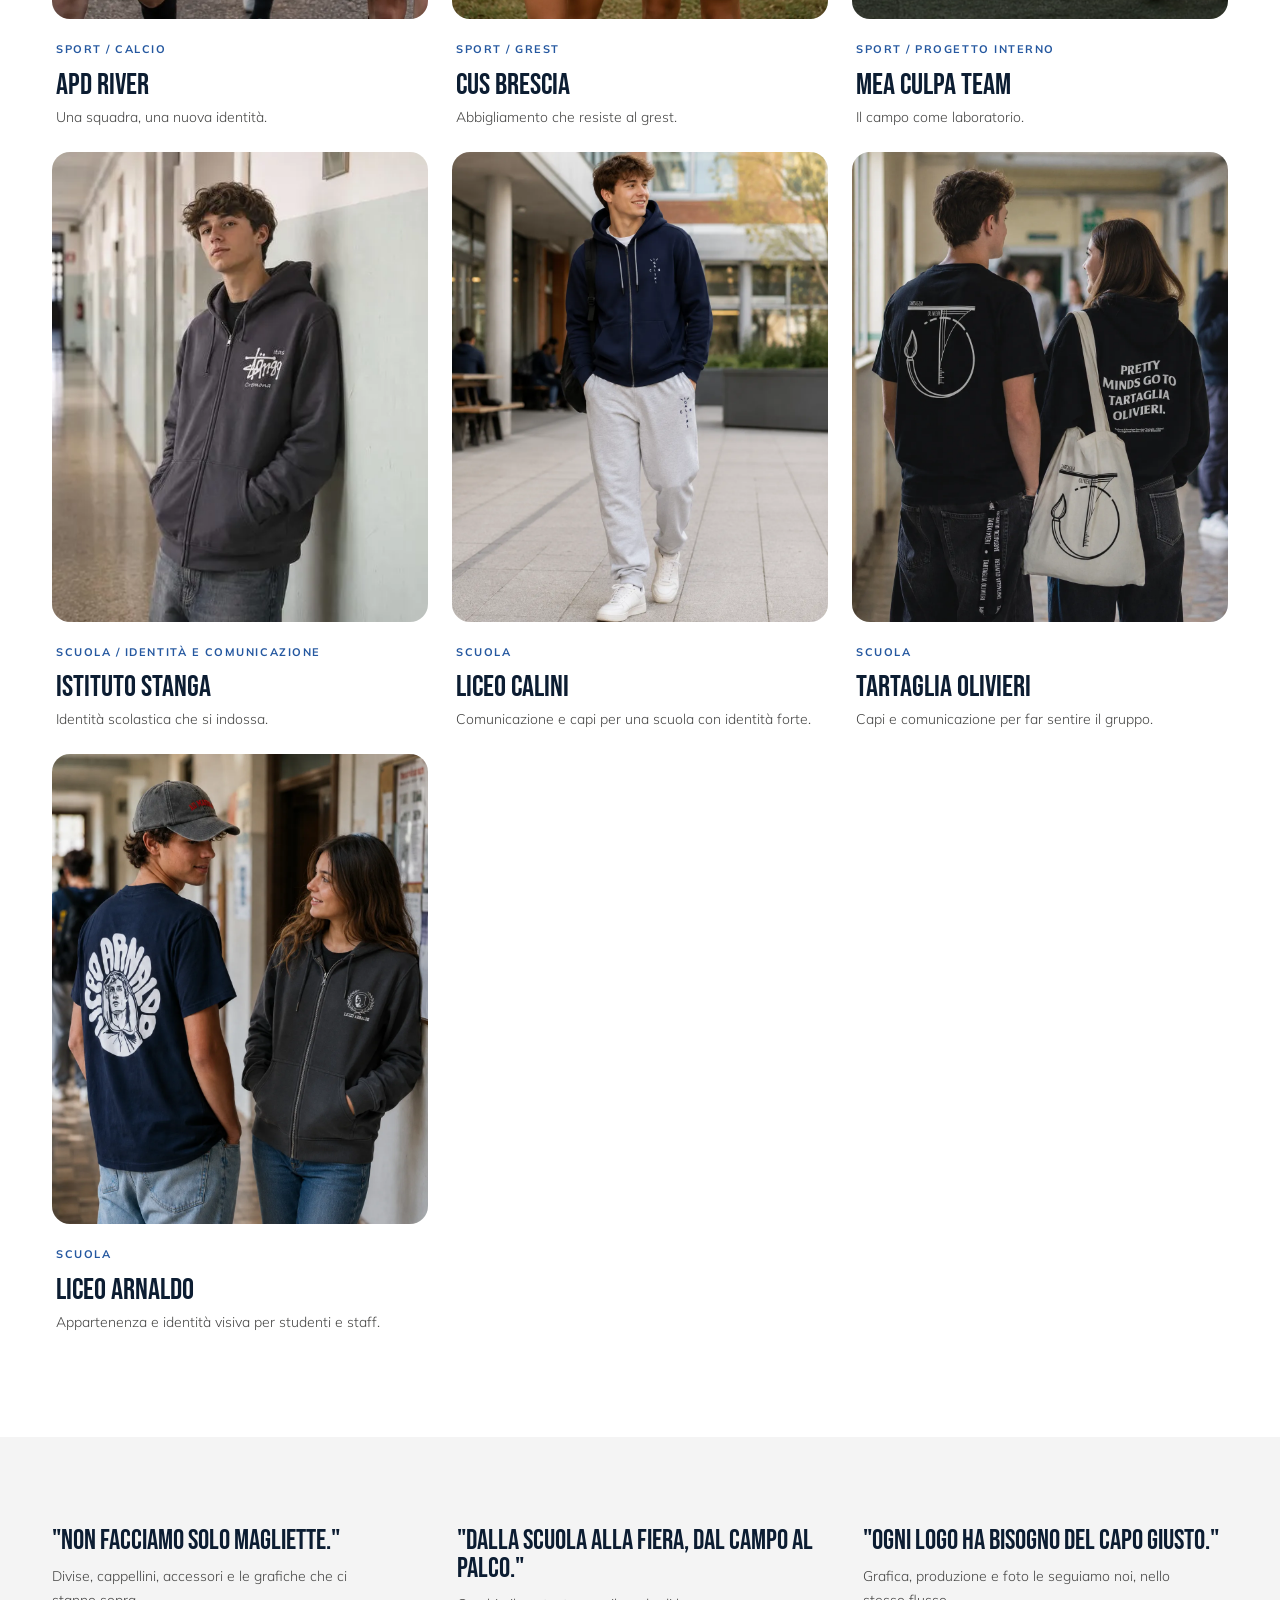
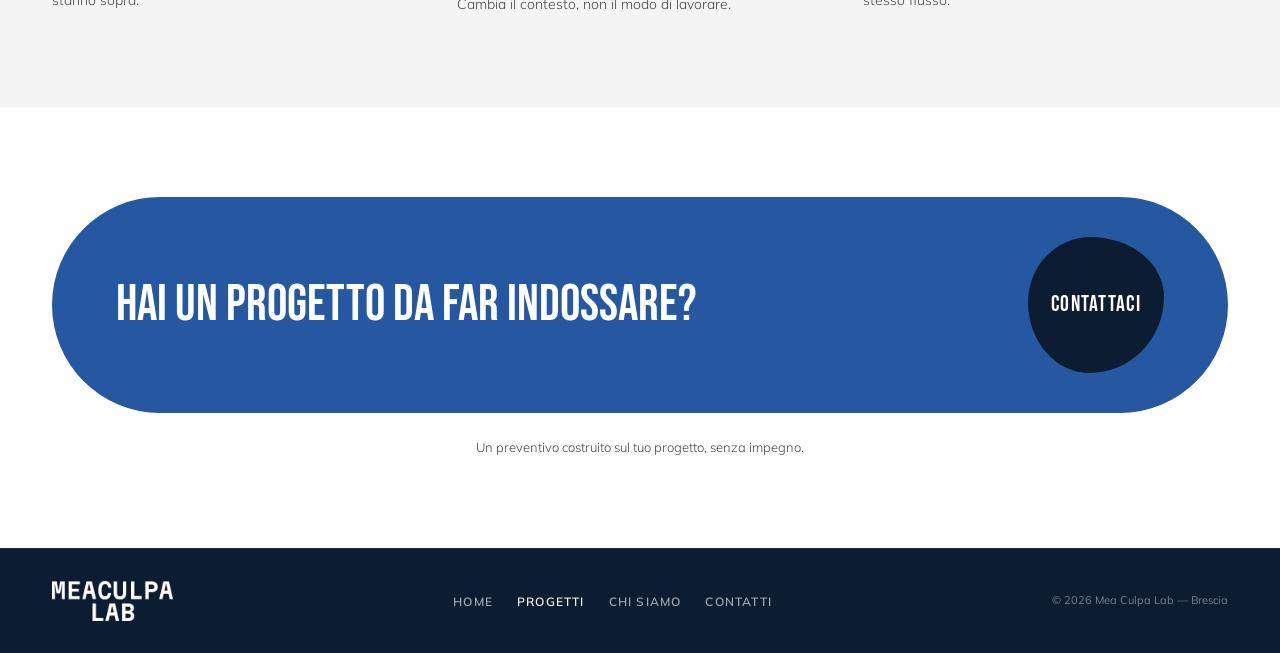
<file: progetti.html>
<!DOCTYPE html>
<html lang="it">
<head>
<meta charset="UTF-8">
<meta name="viewport" content="width=device-width,initial-scale=1.0">
<title>Progetti — Mea Culpa Lab</title>
<meta name="description" content="Scuole, startup, aziende, eventi e squadre sportive: 16 progetti seguiti dall'idea alla consegna, dalla grafica al capo finito.">
<link rel="preconnect" href="https://fonts.googleapis.com">
<link href="https://fonts.googleapis.com/css2?family=Bebas+Neue&family=Mulish:ital,wght@0,300;0,400;0,500;0,600;0,700;0,800;1,300&display=swap" rel="stylesheet">
<link rel="stylesheet" href="style.css">
<style>
/* ── HERO STATS ─────────────────────────────────── */
.hero-stats { display: flex; gap: 56px; margin-top: 40px; }
.h-num { font-family: var(--ff-d); font-size: clamp(38px, 4vw, 64px); line-height: 1; color: #fff; }
.h-lbl { font-family: var(--ff-b); font-size: 11px; font-weight: 800; letter-spacing: .14em; text-transform: uppercase; color: rgba(255,255,255,.8); margin-top: 6px; }

/* ── GRUPPI PROGETTI ────────────────────────────── */
#progetti { background: #fff; padding: 80px var(--pad-x) 110px; }
.proj-wrap { max-width: 1380px; margin: 0 auto; }
.proj-group { margin-top: 64px; }
.proj-group:first-child { margin-top: 0; }

/* ── ACCORDION DETTAGLIO ────────────────────────── */
#progetti .work-content { display: grid; grid-template-rows: 0fr; transition: grid-template-rows .55s ease; max-height: none; overflow: visible; }
#progetti .work-item.open .work-content { grid-template-rows: 1fr; max-height: none; padding-bottom: 0; }
.proj-detail-clip { overflow: hidden; min-height: 0; }
.proj-detail {
  display: grid; grid-template-columns: 400px 1fr;
  gap: 48px; padding: 20px 0 56px;
}
.proj-media { display: flex; flex-direction: column; gap: 14px; }
.proj-media .main-img { width: 100%; aspect-ratio: 4/3; object-fit: cover; border-radius: 18px; }
.proj-gallery { display: grid; grid-template-columns: repeat(3,1fr); gap: 10px; }
.proj-gallery figure { position: relative; margin: 0; }
.proj-gallery img { width: 100%; aspect-ratio: 1; object-fit: cover; border-radius: 12px; }
.proj-gallery figcaption {
  font-family: var(--ff-b); font-size: 10px; font-weight: 800;
  letter-spacing: .1em; text-transform: uppercase;
  color: var(--grey); margin-top: 6px;
}
.proj-info .work-cat { display: inline-block; margin-bottom: 12px; }
.proj-headline {
  font-family: var(--ff-d); font-size: clamp(24px, 2.6vw, 38px);
  line-height: 1; text-transform: uppercase; color: var(--black);
  margin-bottom: 18px;
}
.proj-story p { font-size: 15px; font-weight: 300; color: var(--grey); line-height: 1.75; margin-bottom: 14px; }
.made-title {
  font-family: var(--ff-b); font-size: 11px; font-weight: 800;
  letter-spacing: .15em; text-transform: uppercase;
  color: var(--black); margin: 22px 0 10px;
}
.made-list { list-style: none; padding: 0; margin: 0 0 18px; }
.made-list li {
  font-size: 14px; font-weight: 400; color: var(--grey);
  padding: 6px 0 6px 22px; position: relative;
  border-bottom: 1px solid rgba(12,29,50,.06);
}
.made-list li::before {
  content: ''; position: absolute; left: 0; top: 14px;
  width: 8px; height: 8px; border-radius: 50%;
  background: var(--blue);
}
.proj-tags { display: flex; flex-wrap: wrap; gap: 8px; margin-bottom: 22px; }
.proj-ctas { display: flex; flex-wrap: wrap; gap: 12px; align-items: center; }

/* ── MICRO BAND ─────────────────────────────────── */
.micro-band { background: var(--grey-bg); padding: 90px var(--pad-x); display: grid; grid-template-columns: repeat(3,1fr); gap: 40px; }
.micro-q { font-family: var(--ff-d); font-size: clamp(22px, 2.2vw, 32px); line-height: 1; text-transform: uppercase; color: var(--black); margin-bottom: 10px; }
.micro-a { font-size: 14px; font-weight: 300; color: var(--grey); line-height: 1.7; max-width: 320px; }

/* ── CTA FINALE ─────────────────────────────────── */
#cta-final { background: #fff; padding: 90px var(--pad-x); }
.cta-note { text-align: center; font-size: 13px; font-weight: 300; color: var(--grey); margin-top: 24px; }

@media (max-width: 1024px) {
  .proj-detail { grid-template-columns: 1fr; gap: 32px; }
  .micro-band { grid-template-columns: 1fr; gap: 32px; }
}

/* ── LIGHTBOX IMMAGINI ──────────────────────────── */
.proj-media img { cursor: zoom-in; transition: filter .3s, transform .4s cubic-bezier(.2,.6,.2,1); }
.proj-gallery figure { overflow: hidden; border-radius: 12px; }
.proj-gallery img { transition: transform .5s cubic-bezier(.2,.6,.2,1); }
.proj-gallery figure:hover img { transform: scale(1.06); }
.lightbox {
  position: fixed; inset: 0; z-index: 3000;
  background: rgba(8,18,32,.95);
  display: flex; align-items: center; justify-content: center;
  opacity: 0; visibility: hidden; transition: opacity .3s ease;
  padding: 5vh 6vw;
}
.lightbox.open { opacity: 1; visibility: visible; }
.lb-stage { display: flex; flex-direction: column; align-items: center; gap: 16px; max-width: 100%; max-height: 100%; }
.lb-img {
  max-width: 90vw; max-height: 80vh; width: auto; height: auto; object-fit: contain;
  border-radius: 8px; box-shadow: 0 30px 90px rgba(0,0,0,.55);
  transform: scale(.95); transition: transform .35s cubic-bezier(.2,.6,.2,1); cursor: default;
}
.lightbox.open .lb-img { transform: scale(1); }
.lb-cap { font-family: var(--ff-b); font-size: 12px; font-weight: 800; letter-spacing: .14em; text-transform: uppercase; color: rgba(255,255,255,.72); }
.lb-close, .lb-prev, .lb-next {
  position: fixed; background: rgba(255,255,255,.12); border: none; cursor: pointer; color: #fff;
  border-radius: 50%; display: flex; align-items: center; justify-content: center; line-height: 1;
  transition: background .2s, transform .2s; z-index: 1;
}
.lb-close:hover, .lb-prev:hover, .lb-next:hover { background: var(--blue); }
.lb-close { top: 22px; right: 26px; width: 48px; height: 48px; }
.lb-prev, .lb-next { top: 50%; transform: translateY(-50%); width: 52px; height: 52px; }
.lb-prev { left: 24px; } .lb-next { right: 24px; }
.lb-prev:hover, .lb-next:hover { transform: translateY(-50%) scale(1.08); }
.lb-close svg { width: 20px; height: 20px; } .lb-prev svg, .lb-next svg { width: 24px; height: 24px; }
.lb-count { position: fixed; bottom: 26px; left: 50%; transform: translateX(-50%); font-family: var(--ff-b); font-size: 12px; font-weight: 700; letter-spacing: .12em; color: rgba(255,255,255,.55); }
@media (max-width: 700px) {
  .lb-prev { left: 10px; } .lb-next { right: 10px; }
  .lb-prev, .lb-next { width: 44px; height: 44px; }
}

/* ── GRIGLIA PROGETTI ───────────────────────────── */
#progetti { background: #fff; padding: 84px var(--pad-x) 104px; }
.proj-wrap { max-width: 1320px; margin: 0 auto; }
.proj-intro { margin-bottom: 46px; }
.pgrid { display: grid; grid-template-columns: repeat(3, 1fr); gap: 24px; }
.pcard { display: flex; flex-direction: column; text-align: left; background: none; border: none; padding: 0; cursor: pointer; font: inherit; color: inherit; }
.pcard-img { display: block; aspect-ratio: 4/5; overflow: hidden; border-radius: 18px; background: var(--grey-bg); }
.pcard-img img { width: 100%; height: 100%; object-fit: cover; transition: transform .6s cubic-bezier(.2,.6,.2,1); }
.pcard:hover .pcard-img img { transform: scale(1.05); }
.pcard-body { padding: 16px 4px 0; }
.pcard-cat { font-family: var(--ff-b); font-size: 11px; font-weight: 700; letter-spacing: .14em; text-transform: uppercase; color: var(--blue); }
.pcard-name { display: block; font-family: var(--ff-d); font-size: 30px; text-transform: uppercase; line-height: 1; color: var(--black); margin: 9px 0 7px; }
.pcard-head { display: block; font-size: 14px; font-weight: 300; color: var(--grey); line-height: 1.5; }
@media (max-width: 900px) { .pgrid { grid-template-columns: repeat(2, 1fr); gap: 16px; } .pcard-name { font-size: 26px; } }
@media (max-width: 560px) { .pgrid { grid-template-columns: 1fr; } }

/* ── MODALE PROGETTO ────────────────────────────── */
.pmodal { position: fixed; inset: 0; z-index: 2000; display: none; }
.pmodal.open { display: block; }
.pmodal-backdrop { position: absolute; inset: 0; background: rgba(12,29,50,.55); backdrop-filter: blur(4px); }
.pmodal-box { position: absolute; top: 4vh; left: 50%; transform: translateX(-50%); width: min(820px, 92vw); max-height: 92vh; overflow: auto; background: #fff; border-radius: 22px; box-shadow: 0 40px 100px rgba(12,29,50,.4); }
.pmodal-x { position: fixed; top: 16px; right: 16px; width: 42px; height: 42px; border-radius: 50%; border: none; background: rgba(255,255,255,.92); color: var(--black); font-size: 22px; line-height: 1; cursor: pointer; z-index: 5; box-shadow: 0 4px 14px rgba(12,29,50,.18); }
.pm-main { width: 100%; aspect-ratio: 16/9; object-fit: cover; display: block; }
.pm-info { padding: 38px clamp(26px,5vw,60px) 56px; }
.pm-cat { font-family: var(--ff-b); font-size: 12px; font-weight: 800; letter-spacing: .16em; text-transform: uppercase; color: var(--blue); }
.pm-name { font-family: var(--ff-d); font-size: clamp(40px,5.5vw,64px); text-transform: uppercase; line-height: .95; margin: 10px 0 16px; }
.pm-head { font-family: var(--ff-d); font-size: clamp(20px,2.4vw,28px); color: var(--black); text-transform: uppercase; line-height: 1.05; margin-bottom: 26px; opacity: .5; }
.pm-story p { font-size: 15.5px; font-weight: 300; color: var(--grey); line-height: 1.85; margin-bottom: 14px; max-width: 64ch; }
.pm-info .made-title, .pm-section-label { font-family: var(--ff-b); font-weight: 800; font-size: 12px; letter-spacing: .14em; text-transform: uppercase; color: var(--black); margin: 32px 0 14px; }
.pm-info .made-list { margin: 0 0 4px 18px; } .pm-info .made-list li { font-size: 14.5px; font-weight: 300; color: var(--grey); line-height: 1.75; }
.pm-info .proj-tags { display: flex; flex-wrap: wrap; gap: 8px; margin-top: 24px; }
.pm-gallery { display: grid; grid-template-columns: repeat(auto-fill, minmax(150px, 1fr)); gap: 10px; }
.pm-gallery img { width: 100%; aspect-ratio: 4/5; object-fit: cover; display: block; border-radius: 12px; }
@media (prefers-reduced-motion: reduce) { .pcard-img img { transition: none; } }
</style>
</head>
<body>

<!-- LOADER -->
<div class="loader" id="loader">
  <svg class="flask" viewBox="0 0 24 24" fill="none" aria-hidden="true" xmlns="http://www.w3.org/2000/svg"><path class="flask-liquid" d="M9.33 11.6H14.67L17.95 16.9a1.5 1.5 0 0 1-1.33 2.2H7.38a1.5 1.5 0 0 1-1.33-2.2z" fill="currentColor"/><circle class="flask-bubble b1" cx="11.2" cy="4.7" r="1" fill="currentColor"/><circle class="flask-bubble b2" cx="12.3" cy="4" r="1.3" fill="currentColor"/><circle class="flask-bubble b3" cx="13" cy="5" r=".85" fill="currentColor"/><circle class="flask-bubble b4" cx="12" cy="5.3" r=".6" fill="currentColor"/><path d="M9.3 3h5.4M10.6 3v6.4L6.05 16.9a1.5 1.5 0 0 0 1.33 2.2h9.24a1.5 1.5 0 0 0 1.33-2.2L13.4 9.4V3" stroke="currentColor" stroke-width="1.25" stroke-linecap="round" stroke-linejoin="round"/></svg>
</div>

<!-- NAV -->
<nav id="nav">
  <a href="index.html" class="nav-logo" aria-label="Mea Culpa Lab, vai alla home"><img src="assets/logo_mcl_white.webp" alt="Mea Culpa Lab" width="109" height="36"></a>
  <ul class="nav-links">
    <li><a href="index.html">Home</a></li>
    <li><a href="progetti.html" class="active">Progetti</a></li>
    <li><a href="about.html">Chi siamo</a></li>
    <li><a href="contatti.html">Contatti</a></li>
  </ul>
  <a href="contatti.html" class="nav-cta">Preventivo</a>
  <button class="nav-burger" id="navBurger" aria-label="Apri menu">
    <span class="b1"></span><span class="b2"></span><span class="b3"></span>
  </button>
</nav>
<div class="nav-mobile" id="navMobile">
  <ul>
    <li><a href="index.html">Home</a></li>
    <li><a href="progetti.html" class="active">Progetti</a></li>
    <li><a href="about.html">Chi siamo</a></li>
    <li><a href="contatti.html">Contatti</a></li>
  </ul>
  <a href="contatti.html" class="nav-mobile-cta">Richiedi preventivo</a>
</div>

<!-- HERO -->
<section class="page-hero is-navy">
  <div>
    <div class="sec-label lt" style="margin-bottom:28px">
      <svg class="flask" viewBox="0 0 24 24" fill="none" aria-hidden="true" xmlns="http://www.w3.org/2000/svg"><path class="flask-liquid" d="M9.33 11.6H14.67L17.95 16.9a1.5 1.5 0 0 1-1.33 2.2H7.38a1.5 1.5 0 0 1-1.33-2.2z" fill="currentColor"/><circle class="flask-bubble b1" cx="11.2" cy="4.7" r="1" fill="currentColor"/><circle class="flask-bubble b2" cx="12.3" cy="4" r="1.3" fill="currentColor"/><circle class="flask-bubble b3" cx="13" cy="5" r=".85" fill="currentColor"/><circle class="flask-bubble b4" cx="12" cy="5.3" r=".6" fill="currentColor"/><path d="M9.3 3h5.4M10.6 3v6.4L6.05 16.9a1.5 1.5 0 0 0 1.33 2.2h9.24a1.5 1.5 0 0 0 1.33-2.2L13.4 9.4V3" stroke="currentColor" stroke-width="1.25" stroke-linecap="round" stroke-linejoin="round"/></svg>
      <span>Mea Culpa Lab — Portfolio</span>
    </div>
    <h1><span class="anim-letters">Progetti che non</span></h1>
    <div class="hero-row">
      <h1><span class="anim-letters">restano su carta</span></h1>
      <svg class="hero-star flask" viewBox="0 0 24 24" fill="none" aria-hidden="true" xmlns="http://www.w3.org/2000/svg"><path class="flask-liquid" d="M9.33 11.6H14.67L17.95 16.9a1.5 1.5 0 0 1-1.33 2.2H7.38a1.5 1.5 0 0 1-1.33-2.2z" fill="currentColor"/><circle class="flask-bubble b1" cx="11.2" cy="4.7" r="1" fill="currentColor"/><circle class="flask-bubble b2" cx="12.3" cy="4" r="1.3" fill="currentColor"/><circle class="flask-bubble b3" cx="13" cy="5" r=".85" fill="currentColor"/><circle class="flask-bubble b4" cx="12" cy="5.3" r=".6" fill="currentColor"/><path d="M9.3 3h5.4M10.6 3v6.4L6.05 16.9a1.5 1.5 0 0 0 1.33 2.2h9.24a1.5 1.5 0 0 0 1.33-2.2L13.4 9.4V3" stroke="currentColor" stroke-width="1.25" stroke-linecap="round" stroke-linejoin="round"/></svg>
    </div>
    <p class="hero-sub">Alcuni dei progetti che abbiamo seguito dall'idea alla consegna: capi, accessori e grafiche per realt&agrave; molto diverse tra loro.</p>
    <div class="hero-stats">
      <div><div class="h-num">360°</div><div class="h-lbl">Dall&#39;idea alla consegna</div></div>
      <div><div class="h-num">100%</div><div class="h-lbl">Filiera italiana</div></div>
    </div>
  </div>
</section>

<!-- PROGETTI -->
<section id="progetti">
  <div class="proj-wrap">
    <div class="proj-intro reveal">
      <div class="sec-label dk"><svg class="flask" viewBox="0 0 24 24" fill="none" aria-hidden="true" xmlns="http://www.w3.org/2000/svg"><path class="flask-liquid" d="M9.33 11.6H14.67L17.95 16.9a1.5 1.5 0 0 1-1.33 2.2H7.38a1.5 1.5 0 0 1-1.33-2.2z" fill="currentColor"/><circle class="flask-bubble b1" cx="11.2" cy="4.7" r="1" fill="currentColor"/><circle class="flask-bubble b2" cx="12.3" cy="4" r="1.3" fill="currentColor"/><circle class="flask-bubble b3" cx="13" cy="5" r=".85" fill="currentColor"/><circle class="flask-bubble b4" cx="12" cy="5.3" r=".6" fill="currentColor"/><path d="M9.3 3h5.4M10.6 3v6.4L6.05 16.9a1.5 1.5 0 0 0 1.33 2.2h9.24a1.5 1.5 0 0 0 1.33-2.2L13.4 9.4V3" stroke="currentColor" stroke-width="1.25" stroke-linecap="round" stroke-linejoin="round"/></svg><span>Portfolio</span></div>
      <h2>Alcuni dei nostri <span class="ghost">progetti.</span></h2>
    </div>
    <div class="pgrid">
      <button class="pcard reveal" data-i="0" type="button"><span class="pcard-img"><img loading="lazy" decoding="async" src="assets/img_8410ccc734d6.webp" alt="Jet HR"></span><span class="pcard-body"><span class="pcard-cat">Startup / HR-tech</span><span class="pcard-name">Jet HR</span><span class="pcard-head">Tre cappellini con le frasi che girano in ufficio.</span></span></button><button class="pcard reveal" data-i="1" type="button"><span class="pcard-img"><img loading="lazy" decoding="async" src="assets/img_8a346a380a9e.webp" alt="Leopet"></span><span class="pcard-body"><span class="pcard-cat">Azienda / Pet products</span><span class="pcard-name">Leopet</span><span class="pcard-head">Divise da lavoro, ma con identità.</span></span></button><button class="pcard reveal" data-i="2" type="button"><span class="pcard-img"><img loading="lazy" decoding="async" src="assets/img_100c9dfbccaa.webp" alt="Industrial Data Labs"></span><span class="pcard-body"><span class="pcard-cat">Azienda B2B / Tech industriale</span><span class="pcard-name">Industrial Data Labs</span><span class="pcard-head">Un cappellino da fiera che la gente si tiene.</span></span></button><button class="pcard reveal" data-i="3" type="button"><span class="pcard-img"><img loading="lazy" decoding="async" src="assets/img_6baa608c1f55.webp" alt="Love Society"></span><span class="pcard-body"><span class="pcard-cat">Brand / Lifestyle</span><span class="pcard-name">Love Society</span><span class="pcard-head">Cappellini che viaggiano.</span></span></button><button class="pcard reveal" data-i="4" type="button"><span class="pcard-img"><img loading="lazy" decoding="async" src="assets/img_1b2a8f73d5d3.webp" alt="DF Assicurazioni"></span><span class="pcard-body"><span class="pcard-cat">Azienda / Evento sportivo</span><span class="pcard-name">DF Assicurazioni</span><span class="pcard-head">Un torneo, una maglietta, un team.</span></span></button><button class="pcard reveal" data-i="5" type="button"><span class="pcard-img"><img loading="lazy" decoding="async" src="assets/img_0f8a2ec9acba.webp" alt="Evergreen"></span><span class="pcard-body"><span class="pcard-cat">Associazione / Benefica</span><span class="pcard-name">Evergreen</span><span class="pcard-head">La maglietta con cui si riconoscono i volontari.</span></span></button><button class="pcard reveal" data-i="6" type="button"><span class="pcard-img"><img loading="lazy" decoding="async" src="assets/img_c92594bc7fc9.webp" alt="Feel It"></span><span class="pcard-body"><span class="pcard-cat">Evento musicale / Capsule</span><span class="pcard-name">Feel It</span><span class="pcard-head">Una capsule nata tra il palco e la pista.</span></span></button><button class="pcard reveal" data-i="7" type="button"><span class="pcard-img"><img loading="lazy" decoding="async" src="assets/img_425527943315.webp" alt="Soleil"></span><span class="pcard-body"><span class="pcard-cat">Evento musicale / Community</span><span class="pcard-name">Soleil</span><span class="pcard-head">Capi che durano dopo la serata.</span></span></button><button class="pcard reveal" data-i="8" type="button"><span class="pcard-img"><img loading="lazy" decoding="async" src="assets/img_f48aa0d8c82c.webp" alt="Konteiner X"></span><span class="pcard-body"><span class="pcard-cat">Brand / Retail / Stagionale</span><span class="pcard-name">Konteiner X</span><span class="pcard-head">T-shirt di Natale, ma non le solite.</span></span></button><button class="pcard reveal" data-i="9" type="button"><span class="pcard-img"><img loading="lazy" decoding="async" src="assets/img_9d553615f646.webp" alt="APD River"></span><span class="pcard-body"><span class="pcard-cat">Sport / Calcio</span><span class="pcard-name">APD River</span><span class="pcard-head">Una squadra, una nuova identità.</span></span></button><button class="pcard reveal" data-i="10" type="button"><span class="pcard-img"><img loading="lazy" decoding="async" src="assets/img_2022e8719cf3.webp" alt="CUS Brescia"></span><span class="pcard-body"><span class="pcard-cat">Sport / Grest</span><span class="pcard-name">CUS Brescia</span><span class="pcard-head">Abbigliamento che resiste al grest.</span></span></button><button class="pcard reveal" data-i="11" type="button"><span class="pcard-img"><img loading="lazy" decoding="async" src="assets/img_2c0d13328f02.webp" alt="Mea Culpa Team"></span><span class="pcard-body"><span class="pcard-cat">Sport / Progetto interno</span><span class="pcard-name">Mea Culpa Team</span><span class="pcard-head">Il campo come laboratorio.</span></span></button><button class="pcard reveal" data-i="12" type="button"><span class="pcard-img"><img loading="lazy" decoding="async" src="assets/img_38da5c8f53b7.webp" alt="Istituto Stanga"></span><span class="pcard-body"><span class="pcard-cat">Scuola / Identità e comunicazione</span><span class="pcard-name">Istituto Stanga</span><span class="pcard-head">Identità scolastica che si indossa.</span></span></button><button class="pcard reveal" data-i="13" type="button"><span class="pcard-img"><img loading="lazy" decoding="async" src="assets/img_a2158988441a.webp" alt="Liceo Calini"></span><span class="pcard-body"><span class="pcard-cat">Scuola</span><span class="pcard-name">Liceo Calini</span><span class="pcard-head">Comunicazione e capi per una scuola con identità forte.</span></span></button><button class="pcard reveal" data-i="14" type="button"><span class="pcard-img"><img loading="lazy" decoding="async" src="assets/img_320cae0c4525.webp" alt="Tartaglia Olivieri"></span><span class="pcard-body"><span class="pcard-cat">Scuola</span><span class="pcard-name">Tartaglia Olivieri</span><span class="pcard-head">Capi e comunicazione per far sentire il gruppo.</span></span></button><button class="pcard reveal" data-i="15" type="button"><span class="pcard-img"><img loading="lazy" decoding="async" src="assets/img_2e2f670de94f.webp" alt="Liceo Arnaldo"></span><span class="pcard-body"><span class="pcard-cat">Scuola</span><span class="pcard-name">Liceo Arnaldo</span><span class="pcard-head">Appartenenza e identità visiva per studenti e staff.</span></span></button>
    </div>
  </div>
</section>

<!-- MODALE PROGETTO -->
<div class="pmodal" id="pmodal" aria-hidden="true">
  <div class="pmodal-backdrop" data-close></div>
  <div class="pmodal-box" role="dialog" aria-modal="true">
    <button class="pmodal-x" data-close aria-label="Chiudi">&times;</button>
    <div class="pmodal-content" id="pmodalContent"></div>
  </div>
</div>

<!-- MICRO BAND -->
<div class="micro-band">
  <div class="reveal">
    <div class="micro-q">"Non facciamo solo magliette."</div>
    <p class="micro-a">Divise, cappellini, accessori e le grafiche che ci stanno sopra.</p>
  </div>
  <div class="reveal d2">
    <div class="micro-q">"Dalla scuola alla fiera, dal campo al palco."</div>
    <p class="micro-a">Cambia il contesto, non il modo di lavorare.</p>
  </div>
  <div class="reveal d3">
    <div class="micro-q">"Ogni logo ha bisogno del capo giusto."</div>
    <p class="micro-a">Grafica, produzione e foto le seguiamo noi, nello stesso flusso.</p>
  </div>
</div>

<!-- CTA FINALE -->
<section id="cta-final">
  <div class="cta-banner reveal">
    <p>Hai un progetto da far indossare?</p>
    <a href="contatti.html" class="blob-cta">
      <span class="blob-bg"></span>
      <span>Contattaci</span>
    </a>
  </div>
  <p class="cta-note reveal d1">Un preventivo costruito sul tuo progetto, senza impegno.</p>
</section>

<!-- FOOTER -->
<footer>
  <div class="foot-logo"><img loading="lazy" src="assets/logo_mcl_white.webp" alt="Mea Culpa Lab" width="121" height="40"></div>
  <ul class="foot-links">
    <li><a href="index.html">Home</a></li>
    <li><a href="progetti.html" class="active">Progetti</a></li>
    <li><a href="about.html">Chi siamo</a></li>
    <li><a href="contatti.html">Contatti</a></li>
  </ul>
  <div class="foot-copy">© 2026 Mea Culpa Lab — Brescia</div>
</footer>

<script>
window.addEventListener('load',()=>{
  setTimeout(()=>document.getElementById('loader').classList.add('done'),400);
});
function splitLetters(el){
  const text=el.textContent;
  el.textContent='';
  [...text].forEach((ch,i)=>{
    const s=document.createElement('span');
    s.className='letter';
    s.style.transitionDelay=(i*24)+'ms';
    s.innerHTML=ch===' '?'&nbsp;':ch;
    el.appendChild(s);
  });
}
document.querySelectorAll('.anim-letters').forEach(splitLetters);
window.addEventListener('load',()=>{
  setTimeout(()=>{
    document.querySelectorAll('.anim-letters .letter').forEach(l=>l.classList.add('in'));
  },550);
});
const nav=document.getElementById('nav');
window.addEventListener('scroll',()=>nav.classList.toggle('scrolled',scrollY>60));
const obs=new IntersectionObserver(e=>e.forEach(x=>{if(x.isIntersecting)x.target.classList.add('in');}),{threshold:.08});
document.querySelectorAll('.reveal,.reveal-scale').forEach(r=>obs.observe(r));
const burger=document.getElementById('navBurger'),mob=document.getElementById('navMobile');
burger.addEventListener('click',()=>{burger.classList.toggle('open');mob.classList.toggle('open');document.body.style.overflow=mob.classList.contains('open')?'hidden':'';});
mob.querySelectorAll('a').forEach(a=>a.addEventListener('click',()=>{burger.classList.remove('open');mob.classList.remove('open');document.body.style.overflow='';}));

// Accordion progetti — uno aperto alla volta
document.querySelectorAll('.work-toggle').forEach(btn=>{
  btn.addEventListener('click',()=>{
    const item=btn.closest('.work-item');
    const wasOpen=item.classList.contains('open');
    document.querySelectorAll('.work-item.open').forEach(i=>i.classList.remove('open'));
    if(!wasOpen){
      item.classList.add('open');
      setTimeout(()=>item.scrollIntoView({behavior:'smooth',block:'nearest'}),300);
    }
  });
});

// ── Lightbox: immagini progetti cliccabili ──
function initLightbox(){
  const lb=document.getElementById('lightbox'),
        lbImg=document.getElementById('lbImg'),
        lbCap=document.getElementById('lbCap'),
        lbCount=document.getElementById('lbCount');
  if(!lb) return;
  let group=[], idx=0;
  const caption=img=>{ const f=img.closest('figure'); const fc=f&&f.querySelector('figcaption'); return fc?fc.textContent.trim():(img.getAttribute('alt')||''); };
  function show(i){
    idx=(i+group.length)%group.length;
    const img=group[idx];
    lbImg.src=img.currentSrc||img.src;
    lbImg.alt=img.alt||'';
    lbCap.textContent=caption(img);
    lbCount.textContent=group.length>1?(idx+1)+' / '+group.length:'';
  }
  function open(img){
    const detail=img.closest('.proj-detail')||document;
    group=[...detail.querySelectorAll('.proj-media img')];
    if(!group.length) group=[img];
    show(group.indexOf(img));
    lb.classList.add('open'); document.body.style.overflow='hidden';
  }
  function close(){ lb.classList.remove('open'); document.body.style.overflow=''; }
  document.querySelectorAll('.proj-media img').forEach(img=>{
    img.addEventListener('click',e=>{ e.preventDefault(); open(img); });
  });
  document.getElementById('lbClose').addEventListener('click',close);
  document.getElementById('lbPrev').addEventListener('click',e=>{ e.stopPropagation(); show(idx-1); });
  document.getElementById('lbNext').addEventListener('click',e=>{ e.stopPropagation(); show(idx+1); });
  lb.addEventListener('click',e=>{ if(e.target===lb || e.target.classList.contains('lb-stage')) close(); });
  lbImg.addEventListener('click',e=>e.stopPropagation());
  addEventListener('keydown',e=>{
    if(!lb.classList.contains('open')) return;
    if(e.key==='Escape') close();
    else if(e.key==='ArrowLeft') show(idx-1);
    else if(e.key==='ArrowRight') show(idx+1);
  });
}
if(document.readyState!=='loading') initLightbox();
else document.addEventListener('DOMContentLoaded', initLightbox);
</script>

<!-- LIGHTBOX -->
<div class="lightbox" id="lightbox" aria-hidden="true">
  <button class="lb-close" id="lbClose" aria-label="Chiudi (Esc)"><svg viewBox="0 0 24 24" fill="none" stroke="currentColor" stroke-width="2.4" stroke-linecap="round"><path d="M5 5l14 14M19 5L5 19"/></svg></button>
  <button class="lb-prev" id="lbPrev" aria-label="Immagine precedente"><svg viewBox="0 0 24 24" fill="none" stroke="currentColor" stroke-width="2.4" stroke-linecap="round" stroke-linejoin="round"><path d="M15 5l-7 7 7 7"/></svg></button>
  <button class="lb-next" id="lbNext" aria-label="Immagine successiva"><svg viewBox="0 0 24 24" fill="none" stroke="currentColor" stroke-width="2.4" stroke-linecap="round" stroke-linejoin="round"><path d="M9 5l7 7-7 7"/></svg></button>
  <div class="lb-stage">
    <img loading="lazy" decoding="async" class="lb-img" id="lbImg" alt="">
    <div class="lb-cap" id="lbCap"></div>
  </div>
  <div class="lb-count" id="lbCount"></div>
</div>

<script src="effects.js" defer></script>
<script>
const PROJECTS = [{"name": "Jet HR", "cat": "Startup / HR-tech", "head": "Tre cappellini con le frasi che girano in ufficio.", "img": "assets/img_8410ccc734d6.webp", "gallery": ["assets/img_348e0d3e16ac.webp", "assets/img_2f7f7dbefc07.webp", "assets/img_3d0692335f63.webp"], "story": "<p>Jet HR è una startup nel mondo delle risorse umane: giovane, ironica, diretta. Quando hanno deciso di partecipare a due fiere — Host per la ristorazione e Richmond per l'HR — avevano bisogno di capi coerenti con il loro tono di voce, non con quello di una grande corporate.</p>\n                    <p>Siamo partiti dalle frasi che giravano internamente in azienda, quelle che ti dicono tutto su una cultura aziendale. \"Bella raga giorno di paga\", \"Meno stress, più spritz\", \"Dillo alla mamma dillo all'HR\". Le abbiamo messe su cappellini. Chi li riceve ride, e capisce al volo che tipo di azienda è Jet HR.</p>\n                    <p>Tre modelli diversi, tutti ricamati, pensati per fiere, uso interno e regalo. Perché un cappellino ben fatto dura molto più di un roll-up in fiera.</p>", "made": ["Cappellino grigio ricamato \"Bella raga giorno di paga\"", "Cappellino grigio \"Meno stress, più spritz\"", "Cappellino navy corduroy \"Dillo alla mamma dillo all'HR\"", "Concept copy per ogni cappellino", "Shooting immagini prodotto", "Immagini ambientate"], "tags": ["Cappellini", "Ricamo", "Fiera", "Capi aziendali"], "link": {"href": "https://www.jethr.com/", "label": "Visita il sito"}}, {"name": "Leopet", "cat": "Azienda / Pet products", "head": "Divise da lavoro, ma con identità.", "img": "assets/img_8a346a380a9e.webp", "gallery": ["assets/img_118cff4521a9.webp", "assets/img_b91e8bd0d005.webp", "assets/img_8754d1e7c892.webp"], "story": "<p>Leopet è un'azienda italiana nel settore pet products. Il progetto è partito da un'esigenza concreta: rinnovare l'immagine e dotare il team di divise riconoscibili, adatte al lavoro quotidiano tra negozio, magazzino e clienti.</p>\n                    <p>Abbiamo lavorato sul rebrand del logo e poi costruito intorno una linea di divise coordinata: t-shirt, gilet ad alta visibilità, materiali per due brand — Leopet e Carbone Pet Products. Ogni capo pensato per durare, riconoscersi e comunicare professionalità anche nel lavoro pratico.</p>", "made": ["Rebrand logo Leopet e Carbone Pet Products", "T-shirt azzurra Leopet", "T-shirt Carbone Pet Products", "Gilet alta visibilità Leopet", "Gilet alta visibilità Carbone", "Immagini prodotto e ambientate"], "tags": ["Divise da lavoro", "Rebrand logo", "T-shirt", "Gilet"], "link": {"href": "https://leopet.it/", "label": "Visita il sito"}}, {"name": "Industrial Data Labs", "cat": "Azienda B2B / Tech industriale", "head": "Un cappellino da fiera che la gente si tiene.", "img": "assets/img_100c9dfbccaa.webp", "gallery": ["assets/img_cf37458956e0.webp", "assets/img_6f9917955899.webp", "assets/img_f550c0487f25.webp"], "story": "<p>Industrial Data Labs lavora nel mondo dell'automazione industriale B2B. Contesto tecnico, clienti seri, fiere di settore. Non è il primo ambito a cui pensi per un progetto creativo.</p>\n                    <p>Siamo partiti da una constatazione semplice: in un settore dove in fiera girano solo penne e block notes, un cappellino con scritto \"VALVE INVADERS\" te lo ricordi. Abbiamo costruito un concept grafico ispirato alla cultura pop, con frasi che giocano sul mondo industriale: \"MAY THE TORQUE BE WITH YOU\", \"HOUSTON WE SOLVED THE PROBLEM\". T-shirt nere e bianche, cappellino beige, tutto con stampe grafiche pensate per sembrare un brand streetwear, non uno stand fieristico.</p>", "made": ["Concept grafico e copy per ogni prodotto", "T-shirt nere \"VALVE INVADERS\"", "T-shirt bianche \"MAY THE TORQUE BE WITH YOU\"", "T-shirt \"HOUSTON WE SOLVED THE PROBLEM\"", "Cappellino beige con grafica personalizzata", "Shooting prodotto e immagini ambientate"], "tags": ["T-shirt", "Cappellini", "Fiera", "Concept grafico"], "link": {"href": "https://industrialdatalabs.com/", "label": "Visita il sito"}}, {"name": "Love Society", "cat": "Brand / Lifestyle", "head": "Cappellini che viaggiano.", "img": "assets/img_6baa608c1f55.webp", "gallery": ["assets/img_ab158d1ae29b.webp", "assets/img_54b92d0fe1a0.webp"], "story": "<p>Love Society è un brand lifestyle legato a viaggio, community e abbigliamento. Per loro la cura del prodotto è tutto: ogni capo deve essere coerente con un'identità visiva precisa e riconoscibile.</p>\n                    <p>Abbiamo prodotto cappellini in velluto e corduroy, neri e marroni, con ricamo \"LOCAL ANYWHERE\" e \"LOVE SOCIETY\". Prodotto finito, pronto per essere venduto e indossato.</p>", "made": ["Cappellini corduroy neri e marroni", "Ricamo \"LOCAL ANYWHERE\"", "Ricamo \"LOVE SOCIETY\"", "Shooting prodotto e ambientato"], "tags": ["Cappellini", "Ricamo", "Brand"], "link": null}, {"name": "DF Assicurazioni", "cat": "Azienda / Evento sportivo", "head": "Un torneo, una maglietta, un team.", "img": "assets/img_1b2a8f73d5d3.webp", "gallery": ["assets/img_4fb4d4e27e5e.webp", "assets/img_6a5907f6e51b.webp"], "story": "<p>DF Assicurazioni Unipol aveva bisogno di qualcosa di semplice ma efficace: una maglietta per il loro torneo di padel aziendale. Volevano che in campo la squadra si riconoscesse al primo sguardo.</p>\n                    <p>Abbiamo realizzato t-shirt personalizzate con grafica e logo coordinati. Progetto piccolo, ma in campo si è visto.</p>", "made": ["T-shirt personalizzate per torneo padel", "Grafica coordinata al brand"], "tags": ["T-shirt", "Evento padel", "Team building"], "link": null}, {"name": "Evergreen", "cat": "Associazione / Benefica", "head": "La maglietta con cui si riconoscono i volontari.", "img": "assets/img_0f8a2ec9acba.webp", "gallery": ["assets/img_7dff6f05d7e5.webp", "assets/img_1a8a65c2922f.webp"], "story": "<p>Evergreen è un'associazione culturale e benefica attiva sul territorio di Brescia. Qui la maglietta ha uno scopo pratico: far riconoscere volontari e partecipanti durante le iniziative sul territorio.</p>\n                    <p>Abbiamo realizzato t-shirt verdi con grafica Evergreen Brescia. Semplici, riconoscibili, fatte per resistere a molti lavaggi.</p>", "made": ["T-shirt verdi Evergreen Brescia", "Shooting immagini prodotto e ambientate"], "tags": ["T-shirt", "Associazione", "Community"], "link": {"href": "https://linktr.ee/evergreenbrescia", "label": "Linktree"}}, {"name": "Feel It", "cat": "Evento musicale / Capsule", "head": "Una capsule nata tra il palco e la pista.", "img": "assets/img_c92594bc7fc9.webp", "gallery": ["assets/img_c1fe3ebd53f4.webp", "assets/img_018b0cd3c374.webp", "assets/img_45cf9975754d.webp"], "story": "<p>Feel It è un evento musicale che unisce musica, community e identità visiva forte. Di una serata ti resta la musica e quello che hai portato a casa.</p>\n                    <p>Abbiamo lavorato su grafiche potenti, pensate per stare su t-shirt bianche e nere. Front e back, stile streetwear, immagini ambientate in contesto festa. Produzione e vendita congiunta con il nostro brand Mea Culpa Clothing.</p>", "made": ["Concept grafico e direzione artistica", "T-shirt bianche e nere front/back", "Shooting immagini prodotto", "Immagini ambientate in contesto party", "Produzione e vendita congiunta"], "tags": ["T-shirt", "Capsule", "Evento", "Grafica"], "link": null}, {"name": "Soleil", "cat": "Evento musicale / Community", "head": "Capi che durano dopo la serata.", "img": "assets/img_425527943315.webp", "gallery": ["assets/img_e4dabe3032b1.webp", "assets/img_0fcf102b7c22.webp"], "story": "<p>Soleil è un evento musicale con una community riconoscibile. La collaborazione con Mea Culpa ha prodotto una grafica originale e capi personalizzati pensati per essere indossati, venduti e ricordati ben oltre la serata.</p>", "made": ["Concept grafico evento", "Capi personalizzati per evento", "Produzione e vendita congiunta"], "tags": ["Capi evento", "Grafica", "Collab"], "link": null}, {"name": "Konteiner X", "cat": "Brand / Retail / Stagionale", "head": "T-shirt di Natale, ma non le solite.", "img": "assets/img_f48aa0d8c82c.webp", "gallery": ["assets/img_7fe3066b8982.webp", "assets/img_c95fbca4f504.webp"], "story": "<p>Konteiner X è un negozio di abbigliamento con un'identità visiva precisa. Per le feste abbiamo collaborato su una capsule di t-shirt natalizie con grafica originale, pensata per essere venduta in negozio e coerente con l'estetica del brand.</p>", "made": ["T-shirt natalizie capsule", "Grafica stagionale", "Produzione in collaborazione"], "tags": ["T-shirt", "Natale", "Collab"], "link": null}, {"name": "APD River", "cat": "Sport / Calcio", "head": "Una squadra, una nuova identità.", "img": "assets/img_9d553615f646.webp", "gallery": ["assets/img_ef23b5c1e5c8.webp", "assets/img_cc8dfe383c4e.webp", "assets/img_264d1f3d099d.webp"], "story": "<p>APD River Club United è una squadra di calcio con una storia e un'identità da valorizzare. Il progetto è partito da un rebrand: nuovo logo, nuova grafica, nuove divise. Una squadra che si veste bene scende in campo con un'altra faccia.</p>\n                    <p>Abbiamo seguito tutto: dal concept visivo alla produzione delle divise, passando per accessori e materiali coordinati.</p>", "made": ["Rebrand logo e identità visiva", "Divise da gioco", "Abbigliamento sportivo coordinato", "Accessori (cappellini, calzettoni)"], "tags": ["Divise calcio", "Rebrand", "Accessori"], "link": {"href": "https://www.apdriverclubunited.it/", "label": "Visita il sito"}}, {"name": "CUS Brescia", "cat": "Sport / Grest", "head": "Abbigliamento che resiste al grest.", "img": "assets/img_2022e8719cf3.webp", "gallery": ["assets/img_ea7827eb8912.webp", "assets/img_75a903cbb1ed.webp"], "story": "<p>CUS Brescia è una realtà sportiva e educativa. Per il loro grest estivo avevano bisogno di abbigliamento pensato per bambini e ragazzi: riconoscibile, resistente, adatto a giornate intense tra sport, giochi e attività all'aperto.</p>", "made": ["Abbigliamento sportivo per bambini", "Capi personalizzati grest"], "tags": ["Grest", "Bambini", "Sportivo"], "link": {"href": "https://cusbrescia.it/", "label": "Visita il sito"}}, {"name": "Mea Culpa Team", "cat": "Sport / Progetto interno", "head": "Il campo come laboratorio.", "img": "assets/img_2c0d13328f02.webp", "gallery": ["assets/img_ce27d11a2b0f.webp", "assets/img_0672e0635c36.webp"], "story": "<p>A volte il miglior modo per capire un prodotto è farlo per sé. Mea Culpa Team è la squadra di calcio che abbiamo sponsorizzato internamente: un laboratorio sul campo per sperimentare identità visiva sportiva, divise, concept grafico e linguaggio del mondo sport.</p>", "made": ["Logo e identità visiva squadra", "Concept grafico divise", "Produzione divise da calcio"], "tags": ["Divise calcio", "Logo", "Interno"], "link": null}, {"name": "Istituto Stanga", "cat": "Scuola / Identità e comunicazione", "head": "Identità scolastica che si indossa.", "img": "assets/img_38da5c8f53b7.webp", "gallery": ["assets/img_822d764b7c6c.webp", "assets/img_31844bbaa801.webp"], "story": "<p>L'Istituto Stanga è una scuola con una storia e un'identità da valorizzare. Il progetto con Mea Culpa Lab ha abbracciato grafica, comunicazione digitale e produzione: un lavoro su più livelli per dare forma visiva all'appartenenza scolastica.</p>\n                    <p>Dai capi per studenti e staff alle grafiche per il sito e i materiali di comunicazione: tutto coordinato, dalle magliette ai post.</p>", "made": ["Abbigliamento personalizzato scuola", "Grafiche per comunicazione digitale", "Supporto strategia marketing"], "tags": ["Abbigliamento", "Grafica", "Marketing"], "link": {"href": "https://istitutostanga.edu.it/", "label": "Visita il sito"}}, {"name": "Liceo Calini", "cat": "Scuola", "head": "Comunicazione e capi per una scuola con identità forte.", "img": "assets/img_a2158988441a.webp", "gallery": ["assets/img_7ffd1d74183b.webp", "assets/img_98255b779740.webp"], "story": "<p>Per il Liceo Calini abbiamo lavorato su grafiche, comunicazione scolastica e produzione di capi personalizzati. Prodotti pensati per rafforzare il senso di appartenenza tra studenti e staff.</p>", "made": [], "tags": [], "link": {"href": "https://www.liceocalini.edu.it/", "label": "Visita il sito"}}, {"name": "Tartaglia Olivieri", "cat": "Scuola", "head": "Capi e comunicazione per far sentire il gruppo.", "img": "assets/img_320cae0c4525.webp", "gallery": ["assets/img_32ce34a5fc26.webp", "assets/img_1687dfb0fcf5.webp"], "story": "<p>Con Tartaglia Olivieri abbiamo costruito un percorso su comunicazione scolastica e produzione di abbigliamento: grafiche, capi e materiali pensati per eventi, classi e senso di gruppo.</p>", "made": [], "tags": [], "link": {"href": "https://www.tartaglia-olivieri.edu.it/", "label": "Visita il sito"}}, {"name": "Liceo Arnaldo", "cat": "Scuola", "head": "Appartenenza e identità visiva per studenti e staff.", "img": "assets/img_2e2f670de94f.webp", "gallery": ["assets/img_962f22ed9791.webp", "assets/img_6a2525211dca.webp"], "story": "<p>Per il Liceo Arnaldo abbiamo lavorato su comunicazione e produzione di capi personalizzati, con focus su giovani, appartenenza e identità scolastica contemporanea.</p>", "made": [], "tags": [], "link": {"href": "https://liceoarnaldo.edu.it/", "label": "Visita il sito"}}];
(()=>{
  const modal = document.getElementById('pmodal');
  const content = document.getElementById('pmodalContent');
  if(!modal) return;
  function esc(s){return (s||'').replace(/&/g,'&amp;').replace(/</g,'&lt;').replace(/>/g,'&gt;');}
  function open(i){
    const p = PROJECTS[i]; if(!p) return;
    const gal = (p.gallery||[]).map(s=>`<img loading="lazy" decoding="async" src="${s}" alt="${esc(p.name)}">`).join('');
    const made = (p.made&&p.made.length)?`<div class="made-title">Cosa abbiamo realizzato</div><ul class="made-list">${p.made.map(m=>`<li>${m}</li>`).join('')}</ul>`:'';
    const tags = (p.tags&&p.tags.length)?`<div class="proj-tags">${p.tags.map(t=>`<span class="stag">${esc(t)}</span>`).join('')}</div>`:'';
    content.innerHTML =
      `<img class="pm-main" src="${p.img}" alt="${esc(p.name)}">`+
      `<div class="pm-info">`+
        `<span class="pm-cat">${esc(p.cat)}</span>`+
        `<h3 class="pm-name">${esc(p.name)}</h3>`+
        `<p class="pm-head">${p.head}</p>`+
        `<div class="pm-story">${p.story}</div>`+
        `${made}${tags}`+
        (gal?`<div class="pm-section-label">Galleria</div><div class="pm-gallery">${gal}</div>`:'')+
      `</div>`;
    modal.classList.add('open'); modal.setAttribute('aria-hidden','false');
    document.body.style.overflow='hidden';
    const box=modal.querySelector('.pmodal-box'); if(box) box.scrollTop=0;
  }
  function close(){ modal.classList.remove('open'); modal.setAttribute('aria-hidden','true'); document.body.style.overflow=''; }
  document.querySelectorAll('.pcard').forEach(c=>c.addEventListener('click',()=>open(+c.dataset.i)));
  modal.querySelectorAll('[data-close]').forEach(b=>b.addEventListener('click',close));
  addEventListener('keydown',e=>{ if(e.key==='Escape') close(); });
})();
</script>
</body>
</html>
</file>
<file: style.css>
/* ================================================================
   MEA CULPA LAB — Design System v5 (copula-inspired)
   Fonts: Bebas Neue (display) · Mulish (body)
   Palette: white · navy #0c1d32 · blue #2558a0
   ================================================================ */

/* ── TOKENS ──────────────────────────────────────────────────── */
:root {
  --white:    #ffffff;
  --black:    #0c1d32;
  --blue:     #2558a0;
  --blue-lt:  #3a72c0;
  --grey:     #464645;
  --grey-lt:  #9a9a9a;
  --grey-bg:  #f4f4f4;
  --bd-light: rgba(12,29,50,0.09);
  --bd-dark:  rgba(255,255,255,0.07);
  --ff-d: 'Bebas Neue', sans-serif;
  --ff-b: 'Mulish', sans-serif;
  --pad-x: 52px;
}

/* ── RESET ───────────────────────────────────────────────────── */
*, *::before, *::after { box-sizing: border-box; margin: 0; padding: 0; }
html { scroll-behavior: smooth; }
body {
  background: var(--white);
  color: var(--black);
  font-family: var(--ff-b);
  line-height: 1.6;
  overflow-x: hidden;
  -webkit-font-smoothing: antialiased;
}
img { display: block; max-width: 100%; }
a { color: inherit; }

/* ── NAV ─────────────────────────────────────────────────────── */
nav {
  position: fixed; top: 0; left: 0; right: 0;
  z-index: 1000;
  display: flex; align-items: center; justify-content: space-between;
  padding: 20px var(--pad-x);
  transition: background .4s, border-color .4s, transform .45s ease;
  border-bottom: 1px solid transparent;
}
nav.scrolled {
  background: rgba(12,29,50,0.97);
  border-color: var(--bd-dark);
  backdrop-filter: blur(14px);
}
.nav-logo {
  font-family: var(--ff-d);
  font-size: 22px; letter-spacing: .12em;
  text-transform: uppercase;
  text-decoration: none;
  color: #fff;
  flex-shrink: 0;
}
.nav-logo em { font-style: normal; color: #fff; margin: 0 .1em; transition: color .3s; }
nav.scrolled .nav-logo em { color: var(--blue-lt); }
.nav-links {
  display: flex; gap: 8px; list-style: none;
}
.nav-links a {
  font-family: var(--ff-b);
  font-size: 13px; font-weight: 600;
  text-decoration: none;
  color: rgba(255,255,255,0.85);
  background: transparent;
  border: 1px solid transparent;
  padding: 8px 18px;
  border-radius: 30px;
  transition: background .2s, color .2s, border-color .2s;
}
.nav-links a:hover { background: rgba(255,255,255,0.10); color: #fff; border-color: rgba(255,255,255,0.22); }
.nav-links a.active { background: rgba(255,255,255,0.14); color: #fff; border-color: rgba(255,255,255,0.18); }
.nav-cta {
  font-family: var(--ff-b); font-size: 13px; font-weight: 700;
  background: var(--blue); color: #fff;
  padding: 10px 26px; border-radius: 30px;
  text-decoration: none;
  box-shadow: 0 6px 18px rgba(37,88,160,.32);
  transition: background .2s, transform .2s, box-shadow .2s;
}
.nav-cta:hover { background: var(--blue-lt); transform: translateY(-1px); box-shadow: 0 9px 24px rgba(37,88,160,.42); }

/* ── HAMBURGER ───────────────────────────────────────────────── */
.nav-burger {
  display: none;
  width: 36px; height: 36px;
  background: rgba(255,255,255,0.1);
  border: none; border-radius: 50%;
  cursor: pointer; z-index: 1001;
  flex-direction: column; align-items: center; justify-content: center; gap: 5px;
  padding: 0; flex-shrink: 0;
}
.nav-burger span {
  display: block; width: 16px; height: 1.5px;
  background: #fff; transition: transform .3s ease, opacity .25s ease;
  transform-origin: center;
}
.nav-burger.open .b1 { transform: translateY(6.5px) rotate(45deg); }
.nav-burger.open .b2 { opacity: 0; transform: scaleX(0); }
.nav-burger.open .b3 { transform: translateY(-6.5px) rotate(-45deg); }

/* ── MOBILE NAV ──────────────────────────────────────────────── */
.nav-mobile {
  position: fixed; inset: 0;
  background: var(--black);
  z-index: 999;
  display: flex; flex-direction: column;
  align-items: center; justify-content: center;
  opacity: 0; pointer-events: none;
  transition: opacity .35s ease;
  overflow: hidden;
}
.nav-mobile.open { opacity: 1; pointer-events: all; }
.nav-mobile ul {
  list-style: none; text-align: center;
  display: flex; flex-direction: column; gap: 0;
}
.nav-mobile ul li a {
  font-family: var(--ff-d);
  font-size: clamp(44px, 11vw, 72px);
  text-transform: uppercase; letter-spacing: .06em;
  color: rgba(255,255,255,0.55);
  text-decoration: none; display: block; padding: 6px 0;
  transition: color .2s;
}
.nav-mobile ul li a:hover,
.nav-mobile ul li a.active { color: #fff; }
.nav-mobile-cta {
  margin-top: 44px;
  font-family: var(--ff-b); font-size: 13px; font-weight: 700;
  background: var(--blue); color: #fff;
  padding: 14px 40px; border-radius: 30px;
  text-decoration: none; display: inline-block;
  transition: background .2s;
}
.nav-mobile-cta:hover { background: var(--blue-lt); }

/* ── SECTION LABEL (spinning asterisk) ──────────────────────── */
.sec-label {
  display: flex; align-items: center; gap: 8px;
  margin-bottom: 20px;
}
.sec-label svg { width: 25px; height: 25px; flex-shrink: 0; }

/* ── AMPOLLA / FLASK (concept laboratorio) ──────────────────── */
.flask { display: inline-block; overflow: visible; }
.flask-liquid {
  opacity: .5;
  transform-box: fill-box; transform-origin: 50% 100%;
  animation: flask-bob 3.4s ease-in-out infinite;
}
@keyframes flask-bob { 0%,100% { transform: translateY(0) scaleY(1); } 50% { transform: translateY(-.4px) scaleY(1.025); } }

/* bollicine che escono dal collo e salgono oltre l'ampolla (ebollizione) */
.flask-bubble { transform-box: fill-box; transform-origin: 50% 50%; opacity: 0; }
.flask-bubble.b1 { animation: boil-a 2.1s ease-in infinite; }
.flask-bubble.b2 { animation: boil-b 2.7s ease-in infinite .55s; }
.flask-bubble.b3 { animation: boil-c 2.3s ease-in infinite 1.05s; }
.flask-bubble.b4 { animation: boil-a 2.9s ease-in infinite 1.6s; }
@keyframes boil-a {
  0%  { transform: translate(0,2px) scale(.3); opacity: 0; }
  20% { opacity: .95; }
  60% { transform: translate(-1.1px,-5px) scale(1); }
  80% { opacity: .55; }
  100%{ transform: translate(.5px,-12px) scale(1.1); opacity: 0; }
}
@keyframes boil-b {
  0%  { transform: translate(0,2px) scale(.3); opacity: 0; }
  20% { opacity: .95; }
  55% { transform: translate(1.1px,-5px) scale(1); }
  80% { opacity: .5; }
  100%{ transform: translate(-.8px,-13px) scale(1.12); opacity: 0; }
}
@keyframes boil-c {
  0%  { transform: translate(0,2px) scale(.3); opacity: 0; }
  22% { opacity: .9; }
  100%{ transform: translate(1.1px,-11px) scale(1.05); opacity: 0; }
}
@media (prefers-reduced-motion: reduce) {
  .flask-bubble { animation: none; opacity: .5; }
  .flask-liquid { animation: none; }
}

.sec-label span {
  font-family: var(--ff-b); font-size: 12px; font-weight: 700;
  letter-spacing: .16em; text-transform: uppercase;
}
.sec-label.dk { color: var(--grey); }
.sec-label.lt { color: rgba(255,255,255,0.85); }

@keyframes spin-slow { from{transform:rotate(0deg)} to{transform:rotate(360deg)} }

/* ── TYPOGRAPHY ──────────────────────────────────────────────── */
h1, .display {
  font-family: var(--ff-d);
  font-size: clamp(72px, 10vw, 160px);
  font-weight: 400; line-height: .88;
  letter-spacing: .02em;
  text-transform: uppercase;
}
h2 {
  font-family: var(--ff-d);
  font-size: clamp(44px, 6.5vw, 100px);
  font-weight: 400; line-height: .9;
  letter-spacing: .02em;
  text-transform: uppercase;
}
h3 {
  font-family: var(--ff-d);
  font-size: clamp(26px, 3.5vw, 52px);
  font-weight: 400; line-height: .95;
  text-transform: uppercase;
}
h2 .ghost { color: transparent; -webkit-text-stroke: 1.5px rgba(12,29,50,.5); }
h2[style*="#fff"] .ghost { -webkit-text-stroke-color: rgba(255,255,255,.72); }
h1 .ghost { color: transparent; -webkit-text-stroke: 1.5px rgba(255,255,255,.72); }

/* ── LETTER ANIMATION ────────────────────────────────────────── */
.letter {
  display: inline-block;
  opacity: 0; transform: translateY(50px);
  transition: opacity .6s ease, transform .6s ease;
}
.letter.in { opacity: 1; transform: translateY(0); }

/* ── SCROLL REVEAL ───────────────────────────────────────────── */
.reveal {
  opacity: 0; transform: translateY(24px);
  transition: opacity .75s ease, transform .75s ease;
}
.reveal.in { opacity: 1; transform: translateY(0); }
.reveal-scale {
  opacity: 0; transform: scale(.95);
  transition: opacity .8s ease, transform .8s ease;
}
.reveal-scale.in { opacity: 1; transform: scale(1); }
.d1{transition-delay:.1s} .d2{transition-delay:.2s} .d3{transition-delay:.3s}
.d4{transition-delay:.4s} .d5{transition-delay:.5s} .d6{transition-delay:.6s}

/* ── BUTTONS ─────────────────────────────────────────────────── */
.btn {
  display: inline-block;
  font-family: var(--ff-b); font-size: 13px; font-weight: 700;
  letter-spacing: .05em; text-transform: uppercase;
  padding: 14px 30px; border-radius: 30px;
  text-decoration: none;
  transition: background .2s, transform .2s;
}
.btn-primary { background: var(--blue); color: #fff; }
.btn-primary:hover { background: var(--blue-lt); transform: translateY(-2px); }
.btn-outline { background: transparent; color: #fff; border: 1px solid rgba(255,255,255,.28); }
.btn-outline:hover { border-color: #fff; background: rgba(255,255,255,.05); }
.btn-dark { background: var(--black); color: #fff; }
.btn-dark:hover { background: #1a3050; transform: translateY(-2px); }
/* legacy compat */
.btn-solid  { background: #fff; color: var(--black); font-family: var(--ff-b); font-size: 13px; font-weight: 700; letter-spacing: .05em; text-transform: uppercase; padding: 14px 30px; border-radius: 30px; text-decoration: none; display: inline-block; transition: background .2s, transform .2s; }
.btn-solid:hover { background: var(--blue); color: #fff; transform: translateY(-2px); }
.btn-ghost  { background: transparent; color: #fff; border: 1px solid rgba(255,255,255,.28); font-family: var(--ff-b); font-size: 13px; font-weight: 700; letter-spacing: .05em; text-transform: uppercase; padding: 14px 30px; border-radius: 30px; text-decoration: none; display: inline-block; transition: border-color .2s, background .2s; }
.btn-ghost:hover { border-color: #fff; background: rgba(255,255,255,.05); }

/* ── BLOB CTA BUTTON ─────────────────────────────────────────── */
.blob-cta {
  position: relative;
  display: inline-flex; align-items: center; justify-content: center;
  width: 136px; height: 136px;
  text-decoration: none;
  flex-shrink: 0;
}
.blob-cta .blob-bg {
  position: absolute; inset: 0;
  background: var(--black);
  border-radius: 46% 54% 55% 45% / 48% 44% 56% 52%;
  transition: transform 1s ease;
}
.blob-cta.blob-blue .blob-bg { background: var(--blue); }
.blob-cta.blob-white .blob-bg { background: #fff; }
.blob-cta:hover .blob-bg { transform: rotate(50deg) scale(1.06); }
.blob-cta span {
  position: relative; z-index: 1;
  font-family: var(--ff-d); font-size: 22px; letter-spacing: .06em;
  text-transform: uppercase; color: #fff;
  text-align: center; padding: 16px; line-height: 1;
}
.blob-cta.blob-white span { color: var(--black); }

/* ── CTA BANNER ──────────────────────────────────────────────── */
.cta-banner {
  display: flex; align-items: center; justify-content: space-between; gap: 32px;
  background: var(--blue);
  padding: 40px 64px; border-radius: 150px;
  max-width: 1200px; margin: 0 auto;
}
.cta-banner p {
  font-family: var(--ff-d);
  font-size: clamp(28px, 4vw, 52px);
  text-transform: uppercase; line-height: 1;
  color: #fff; flex: 1;
}

/* ── MARQUEE ─────────────────────────────────────────────────── */
.marquee-stripe { overflow: hidden; background: var(--grey-bg); padding: 14px 0; }
.marquee-inner  { display: flex; width: max-content; animation: mq 24s linear infinite; }
.marquee-item {
  font-family: var(--ff-d); font-size: 15px; letter-spacing: .08em;
  text-transform: uppercase; color: rgba(12,29,50,.6);
  padding: 0 28px; white-space: nowrap;
  display: flex; align-items: center; gap: 20px;
}
.marquee-item::after { content: '·'; opacity: .5; }
@keyframes mq { 0%{transform:translateX(0)} 100%{transform:translateX(-50%)} }

/* ── WORK ACCORDION ──────────────────────────────────────────── */
.work-list { display: flex; flex-direction: column; }
.work-item { border-top: 1px solid var(--bd-light); }
.work-item:last-child { border-bottom: 1px solid var(--bd-light); }

.work-toggle {
  display: flex; align-items: center; justify-content: space-between;
  width: 100%; padding: 10px 0; gap: 12px;
  background: none; border: none; cursor: pointer;
}
.work-arrow {
  width: 48px; height: 48px; flex-shrink: 0;
  display: flex; align-items: center; justify-content: center;
  color: var(--black); opacity: 0;
  transition: opacity .3s, transform .4s;
}
.work-arrow svg { width: 34px; height: 34px; }
.work-item:hover .work-arrow,
.work-item.open  .work-arrow { opacity: 1; }
.work-item.open  .work-arrow { transform: rotate(180deg); }

.work-name {
  font-family: var(--ff-d);
  font-size: clamp(48px, 7.5vw, 116px);
  font-weight: 400; line-height: 1; text-transform: uppercase;
  color: var(--grey-lt); flex: 1; text-align: center;
  transition: color .3s; pointer-events: none;
}
.work-item:hover .work-name,
.work-item.open  .work-name { color: var(--black); }

.work-meta {
  font-family: var(--ff-b); font-size: 12px; font-weight: 800;
  color: var(--blue); text-transform: uppercase; letter-spacing: .15em;
}

.work-content {
  max-height: 0; overflow: hidden;
  transition: max-height .5s ease, padding .4s ease;
  padding-bottom: 0;
}
.work-item.open .work-content {
  max-height: 600px;
  padding-bottom: 32px;
}
.work-inner {
  display: flex; gap: 40px; padding-top: 8px;
}
.work-img-wrap {
  width: 320px; flex-shrink: 0; aspect-ratio: 16/9;
  overflow: hidden; background: var(--grey-bg);
}
.work-img-wrap img {
  width: 100%; height: 100%; object-fit: cover;
}
.work-img-bg {
  width: 100%; height: 100%;
  background-size: cover; background-position: center;
  transform: scale(1.16);
  transition: transform 1.1s cubic-bezier(.2,.6,.2,1);
}
.work-item.open .work-img-bg { transform: scale(1); }
.work-desc { display: flex; flex-direction: column; justify-content: center; gap: 12px; }
.work-cat {
  font-family: var(--ff-b); font-size: 11px; font-weight: 700;
  text-transform: uppercase; letter-spacing: .15em; color: var(--blue);
}
.work-text { font-size: 15px; font-weight: 300; color: var(--grey); line-height: 1.75; }
.work-link {
  display: inline-block; font-family: var(--ff-b); font-size: 13px; font-weight: 700;
  color: var(--blue); text-decoration: none;
  border-bottom: 1px solid var(--blue); padding-bottom: 2px;
  align-self: flex-start;
  transition: color .2s, border-color .2s;
}
.work-link:hover { color: var(--blue-lt); border-color: var(--blue-lt); }

/* ── SERVICE ACCORDION ───────────────────────────────────────── */
.svc-accordion { display: flex; flex-direction: column; }
.svc-item { border-top: 1px solid var(--bd-dark); }
.svc-item:last-child { border-bottom: 1px solid var(--bd-dark); }
.svc-toggle {
  display: flex; align-items: center; gap: 12px;
  width: 100%; background: none; border: none; cursor: pointer;
  padding: 20px 0; text-align: left;
}
.svc-name {
  font-family: var(--ff-d);
  font-size: clamp(36px, 5.5vw, 80px);
  font-weight: 400; line-height: 1; text-transform: uppercase;
  color: rgba(255,255,255,.45); flex: 1;
  transition: color .3s; pointer-events: none;
}
.svc-item:hover .svc-name,
.svc-item.open  .svc-name { color: #fff; }
.svc-content {
  max-height: 0; overflow: hidden;
  transition: max-height .45s ease, padding .35s ease;
  padding-bottom: 0;
}
.svc-item.open .svc-content { max-height: 400px; padding-bottom: 28px; }
.svc-content p {
  font-size: 15px; font-weight: 300;
  color: rgba(255,255,255,.78); line-height: 1.75; max-width: 560px; margin-bottom: 16px;
}
.svc-tags { display: flex; flex-wrap: wrap; gap: 8px; }
.svc-tag {
  font-family: var(--ff-b); font-size: 12px; font-weight: 500;
  color: rgba(255,255,255,.82);
  border: 1px solid rgba(255,255,255,.32);
  padding: 6px 14px; border-radius: 200px;
}

/* ── SECTORS CARDS ───────────────────────────────────────────── */
.sec-grid { display: grid; grid-template-columns: repeat(3,1fr); gap: 2px; }
.sec-card {
  background: var(--grey-bg); padding: 44px 34px 38px;
  position: relative; overflow: hidden;
  text-decoration: none; color: var(--black); display: block;
  transition: background .3s;
}
.sec-card:hover { background: #ebebeb; }
.sec-num {
  font-family: var(--ff-d); font-size: 88px;
  color: rgba(12,29,50,.04); position: absolute;
  top: 12px; right: 16px; line-height: 1; pointer-events: none;
}
.sec-icon {
  width: 48px; height: 48px; background: var(--black); border-radius: 50%;
  display: flex; align-items: center; justify-content: center; margin-bottom: 26px;
}
.sec-icon svg { width: 22px; height: 22px; }
.sec-cat {
  font-family: var(--ff-b); font-size: 11px; font-weight: 700;
  letter-spacing: .15em; text-transform: uppercase;
  color: var(--blue); margin-bottom: 8px;
}
.sec-title {
  font-family: var(--ff-d); font-size: 36px;
  text-transform: uppercase; color: var(--black); margin-bottom: 14px;
}
.sec-desc { font-size: 14px; font-weight: 300; color: var(--grey); line-height: 1.75; margin-bottom: 24px; }
.sec-tags { display: flex; flex-wrap: wrap; gap: 8px; }
.stag {
  font-family: var(--ff-b); font-size: 11px; font-weight: 500;
  letter-spacing: .08em; text-transform: uppercase;
  border: 1px solid rgba(12,29,50,.12);
  padding: 5px 12px; border-radius: 200px; color: var(--grey);
}

/* ── STATS ───────────────────────────────────────────────────── */
.stats { display: flex; gap: 48px; margin-top: 52px; padding-top: 40px; border-top: 1px solid var(--bd-light); }
.stat .num { font-family: var(--ff-d); font-size: 64px; line-height: 1; color: var(--blue); }
.stat .lbl { font-family: var(--ff-b); font-size: 11px; font-weight: 700; letter-spacing: .15em; text-transform: uppercase; color: var(--grey); margin-top: 4px; }

/* ── PROCESS STEPS ───────────────────────────────────────────── */
.steps { display: grid; grid-template-columns: repeat(4,1fr); position: relative; }
.steps::before {
  content: ''; position: absolute; top: 27px; left: 44px; right: 44px; height: 1px;
  background: linear-gradient(to right, rgba(255,255,255,.18), transparent);
}
.step { padding-right: 32px; }
.step-n {
  width: 54px; height: 54px; border: 1px solid rgba(255,255,255,.28);
  display: flex; align-items: center; justify-content: center;
  font-family: var(--ff-b); font-size: 12px; font-weight: 700;
  color: var(--blue-lt); margin-bottom: 34px;
  position: relative; z-index: 1; background: var(--black);
}
.step-t { font-family: var(--ff-d); font-size: 26px; text-transform: uppercase; color: #fff; margin-bottom: 10px; }
.step-d { font-size: 14px; font-weight: 300; color: rgba(255,255,255,.7); line-height: 1.75; }

/* ── EXTRA CARDS ─────────────────────────────────────────────── */
.extra-cards { display: flex; flex-direction: column; gap: 2px; }
.extra-card {
  display: flex; align-items: flex-start; gap: 22px;
  padding: 28px; background: var(--grey-bg);
  transition: background .3s;
}
.extra-card + .extra-card { border-top: 1px solid var(--bd-light); }
.extra-card:hover { background: #ebebeb; }
.ec-icon {
  width: 48px; height: 48px; flex-shrink: 0; background: var(--black);
  border-radius: 50%; display: flex; align-items: center;
  justify-content: center; font-size: 18px;
}
.ec-title { font-family: var(--ff-d); font-size: 22px; text-transform: uppercase; color: var(--black); margin-bottom: 4px; }
.ec-desc { font-size: 13px; font-weight: 300; color: var(--grey); line-height: 1.65; }

/* ── FORM ────────────────────────────────────────────────────── */
.ct-form { display: flex; flex-direction: column; gap: 14px; }
.frow { display: grid; grid-template-columns: 1fr 1fr; gap: 14px; }
.fld { display: flex; flex-direction: column; gap: 6px; }
.fld label {
  font-family: var(--ff-b); font-size: 11px; font-weight: 700;
  letter-spacing: .1em; text-transform: uppercase;
  color: rgba(255,255,255,.68); display: block;
}
.fld input, .fld select, .fld textarea {
  background: rgba(255,255,255,.06);
  border: 1px solid rgba(255,255,255,.22);
  color: #fff; font-family: var(--ff-b); font-size: 14px;
  padding: 14px 16px; width: 100%; border-radius: 8px;
  transition: border-color .2s;
}
.fld input:focus, .fld select:focus, .fld textarea:focus {
  outline: none; border-color: var(--blue);
}
.fld textarea { min-height: 120px; resize: vertical; }
.fld select option { background: var(--black); color: #fff; }
.submit {
  background: var(--blue); color: #fff;
  font-family: var(--ff-b); font-size: 13px; font-weight: 700;
  letter-spacing: .08em; text-transform: uppercase;
  border: none; cursor: pointer;
  padding: 16px 36px; border-radius: 30px;
  transition: background .2s; align-self: flex-start;
}
.submit:hover { background: var(--blue-lt); }

/* ── FOOTER ──────────────────────────────────────────────────── */
footer {
  background: var(--black);
  border-top: 1px solid var(--bd-dark);
  padding: 32px var(--pad-x);
  display: flex; justify-content: space-between; align-items: center;
}
.foot-logo {
  font-family: var(--ff-d); font-size: 20px; letter-spacing: .1em;
  text-transform: uppercase; color: #fff;
}
.foot-logo em { font-style: normal; color: var(--blue); }
.foot-links { display: flex; gap: 24px; list-style: none; }
.foot-links a {
  font-family: var(--ff-b); font-size: 12px; font-weight: 600;
  text-transform: uppercase; letter-spacing: .1em;
  color: rgba(255,255,255,.62); text-decoration: none;
  transition: color .2s;
}
.foot-links a:hover { color: #fff; }
.foot-links a.active { color: rgba(255,255,255,.95); }
.foot-copy { font-family: var(--ff-b); font-size: 11px; color: rgba(255,255,255,.45); }

/* ── RESPONSIVE ──────────────────────────────────────────────── */
@media (max-width: 900px) {
  :root { --pad-x: 20px; }
  nav { padding: 16px var(--pad-x); }
  .nav-links { display: none; }
  .nav-cta   { display: none; }
  .nav-burger { display: flex; }

  .sec-grid { grid-template-columns: 1fr; }
  .steps { grid-template-columns: 1fr 1fr; gap: 32px 24px; }
  .steps::before { display: none; }
  .work-inner { flex-direction: column; }
  .work-img-wrap { width: 100%; }
  .cta-banner { padding: 32px; border-radius: 24px; flex-direction: column; }

  footer { flex-direction: column; gap: 20px; text-align: center; padding: 28px var(--pad-x); }
  .foot-links { flex-wrap: wrap; justify-content: center; gap: 16px; }
}
@media (max-width: 600px) {
  .steps { grid-template-columns: 1fr; }
  .work-name { font-size: 52px !important; }
  .svc-name  { font-size: 38px !important; }
  .frow { grid-template-columns: 1fr; }
}

/* ── LOADER ──────────────────────────────────────────────────── */
.loader {
  position: fixed; inset: 0;
  background: var(--black);
  z-index: 9999;
  display: flex; align-items: center; justify-content: center;
  transition: opacity .55s ease, visibility .55s;
}
.loader.done { opacity: 0; visibility: hidden; pointer-events: none; }
.loader svg {
  width: 64px; height: 64px; color: #fff;
}

/* ── PAGE HERO (pagine interne) ──────────────────────────────── */
.page-hero {
  min-height: 72vh;
  display: flex; flex-direction: column; justify-content: flex-end;
  padding: 160px var(--pad-x) 56px;
  color: #fff;
  position: relative; overflow: hidden;
}
.page-hero.is-navy { background: var(--black); }
.page-hero.is-blue { background: var(--blue); }
.page-hero h1 { color: #fff; }
.page-hero .hero-sub {
  font-family: var(--ff-b); font-size: 16px; font-weight: 300;
  color: rgba(255,255,255,.9); max-width: 520px;
  line-height: 1.7; margin-top: 28px;
}
.hero-star {
  width: clamp(60px, 8vw, 118px); height: clamp(60px, 8vw, 118px);
  color: var(--black);
  flex-shrink: 0;
}
.hero-row { display: flex; align-items: center; gap: 24px; flex-wrap: wrap; }

/* ── MANIFESTO (sticky scroll) ───────────────────────────────── */
.manifesto { position: relative; height: 175vh; }
.manifesto-sticky {
  position: sticky; top: 0;
  height: 100vh; width: 100%;
  background: var(--black); color: #fff;
  display: flex; align-items: center; justify-content: center;
  overflow: hidden;
}
.manifesto-label {
  position: absolute; top: 0; left: 0;
  padding: 24px var(--pad-x);
}
.manifesto-svg {
  position: absolute; top: 50%; left: 50%;
  transform: translate(-50%,-50%);
  width: 160%; height: auto;
  transition: opacity .5s ease;
}
.manifesto-svg textPath {
  font-family: var(--ff-d);
  font-size: 110px; letter-spacing: .04em;
  text-transform: uppercase; fill: #fff;
}
.manifesto-statement {
  position: absolute; top: 50%; left: 50%;
  transform: translate(-50%,-46%);
  width: 100%; max-width: 1080px;
  padding: 0 var(--pad-x);
  text-align: center;
  font-family: var(--ff-d);
  font-size: clamp(34px, 4.6vw, 72px);
  line-height: 1; text-transform: uppercase; letter-spacing: .02em;
  opacity: 0;
  transition: opacity .7s ease, transform .7s ease;
}
.manifesto-statement.in { opacity: 1; transform: translate(-50%,-50%); }
.manifesto-statement em { font-style: normal; color: var(--blue-lt); }

@media (max-width: 900px) {
  .manifesto { height: 150vh; }
  .manifesto-svg { width: 300%; }
  .manifesto-svg textPath { font-size: 130px; }
}


/* ════════════════════════════════════════════════════════════════
   MOTION LAYER v5.1 — parallax, 3D, cursore, decorazioni
   ════════════════════════════════════════════════════════════════ */

/* Cross-fade tra pagine (View Transitions, progressive enhancement) */
@view-transition { navigation: auto; }

/* Nav auto-hide */
nav.nav-hidden { transform: translateY(-110%); }

/* nessun cursore personalizzato — si usa quello di sistema */

/* Sfere decorative fluttuanti negli hero */
#hero::after, .page-hero::after {
  content: ''; position: absolute;
  width: clamp(300px, 44vw, 680px); aspect-ratio: 1;
  border-radius: 50%; pointer-events: none; z-index: 0;
  right: -12%; top: -18%;
  animation: float-drift 12s ease-in-out infinite;
}
#hero::after { background: radial-gradient(circle at 35% 35%, rgba(12,29,50,.42), transparent 62%); }
.page-hero.is-blue::after { background: radial-gradient(circle at 35% 35%, rgba(12,29,50,.42), transparent 62%); }
.page-hero.is-navy::after { background: radial-gradient(circle at 35% 35%, rgba(37,88,160,.5), transparent 62%); }
#hero::before, .page-hero::before {
  content: ''; position: absolute;
  width: clamp(200px, 26vw, 420px); aspect-ratio: 1;
  border-radius: 50%; pointer-events: none; z-index: 0;
  left: -8%; bottom: -22%;
  background: radial-gradient(circle at 60% 40%, rgba(255,255,255,.12), transparent 60%);
  animation: float-drift 9s ease-in-out infinite reverse;
}
#hero > div, .page-hero > div { position: relative; z-index: 1; }
@keyframes float-drift {
  0%, 100% { transform: translate(0,0) scale(1); }
  50%      { transform: translate(-4%,6%) scale(1.07); }
}

/* Contenuto accordion: entrata a cascata */
@keyframes fadeUp {
  from { opacity: 0; transform: translateY(26px); }
  to   { opacity: 1; transform: none; }
}
.work-item.open .work-inner > *,
.work-item.open .proj-detail > * { animation: fadeUp .6s cubic-bezier(.2,.6,.2,1) both; }
.work-item.open .work-inner > *:nth-child(2),
.work-item.open .proj-detail > *:nth-child(2) { animation-delay: .1s; }
.svc-item.open .svc-content > * { animation: fadeUp .5s cubic-bezier(.2,.6,.2,1) both; }
.svc-item.open .svc-content > *:nth-child(2) { animation-delay: .07s; }
.svc-item.open .svc-content > *:nth-child(3) { animation-delay: .14s; }

/* Elementi con tilt 3D / parallax */
.sec-card, .extra-card, .promise-item, .mat-card, .team-card,
.vm-card, .app-card, .chi-img, .svc-side-img, .work-img-wrap { will-change: transform; }

/* Loader: uscita con zoom */
.loader svg { transition: transform .5s ease, opacity .5s ease; }
.loader.done svg { transform: scale(.55) rotate(90deg); opacity: 0; }

/* ════════════════════════════════════════════════════════════════
   REVISIONE COMMENTI CLIENTE — agosto 2026
   ════════════════════════════════════════════════════════════════ */

/* ── Hero home: passo verticale uniforme fra le righe del titolo ──
   Prima la terza riga stava dentro un flex insieme all'ampolla (fino a
   118px) e al blob-CTA (136px): erano loro a dettare l'altezza della riga,
   quindi l'ultima riga risultava più distante dalle precedenti.
   Ora l'ampolla è vincolata all'altezza della riga di testo
   (font-size × line-height .9) e il blob-CTA esce dal flusso. */
#hero h1 { margin: 0; }
#hero .hero-row { align-items: center; gap: clamp(12px, 1.6vw, 26px); }
#hero .hero-row .hero-star {
  width: clamp(41px, 6.84vw, 106px);
  height: clamp(41px, 6.84vw, 106px);
}
#hero .hero-cta { position: absolute; right: var(--pad-x); bottom: 48px; z-index: 2; }

/* ── Fascia loghi: card e marchi normalizzati ─────────────────── */
/* Padding verticale ridotto: altrimenti il box interno resta piu basso
   dei max-height sotto e i marchi quadrati non possono crescere. */
.logo-item { width: 190px; height: 104px; padding: 13px 22px; }
.logo-img  { max-height: 52px; }

/* ── Griglia foto produzione (sezione approccio / qualità) ─────── */
.prod-shots { display: grid; grid-template-columns: repeat(3, 1fr); gap: 16px; margin-top: 34px; }
.prod-shot { margin: 0; }
.prod-shot img {
  /* height:auto e' necessario: gli attributi width/height sull'<img> (che
     servono a evitare il salto di layout) valgono come dichiarazioni, e
     senza questo l'altezza resterebbe fissa a 900px ignorando aspect-ratio. */
  width: 100%; height: auto; aspect-ratio: 4/3; object-fit: cover;
  border-radius: 18px; display: block;
}
.prod-shot figcaption {
  font-family: var(--ff-b); font-size: 11px; font-weight: 800;
  letter-spacing: .14em; text-transform: uppercase;
  color: rgba(255,255,255,.62);
  margin-top: 12px;
}
@media (max-width: 900px) { .prod-shots { grid-template-columns: 1fr; } }

@media (max-width: 900px) {
  #hero .hero-cta { position: static; right: auto; bottom: auto; margin-top: 34px; }
}

/* ── Manifesto: il testo sul percorso curvo ora scorre da solo ──
   Non è più agganciato allo scroll, quindi serve meno corsa verticale.
   Il solo effetto legato allo scroll resta la comparsa dello statement. */
.manifesto { height: 140vh; }
@media (max-width: 900px) { .manifesto { height: 125vh; } }
@media (prefers-reduced-motion: reduce) { .manifesto-svg textPath { animation: none; } }

/* Equilibrio ottico dei marchi: quelli quadrati o poco allungati
   possono crescere in altezza, quelli a lettering largo restano bassi.
   Serve a farli "pesare" uguale dentro la card. */
.logo-item.is-tall  .logo-img { max-height: 74px; }
.logo-item.is-boxy  .logo-img { max-height: 62px; }

/* ── Logo Lab (lettering ufficiale, bianco su fondi scuri) ─────
   Sostituisce il lockup testuale in Bebas. Il file e bianco con la
   forma nel canale alpha, quindi funziona sia sul blu dell'hero sia
   sul navy di nav-scrollata e footer. */
.nav-logo img  { height: 36px; width: auto; display: block; }
.foot-logo img { height: 40px; width: auto; display: block; }
@media (max-width: 700px) {
  .nav-logo img  { height: 29px; }
  .foot-logo img { height: 34px; }
}
</file>
